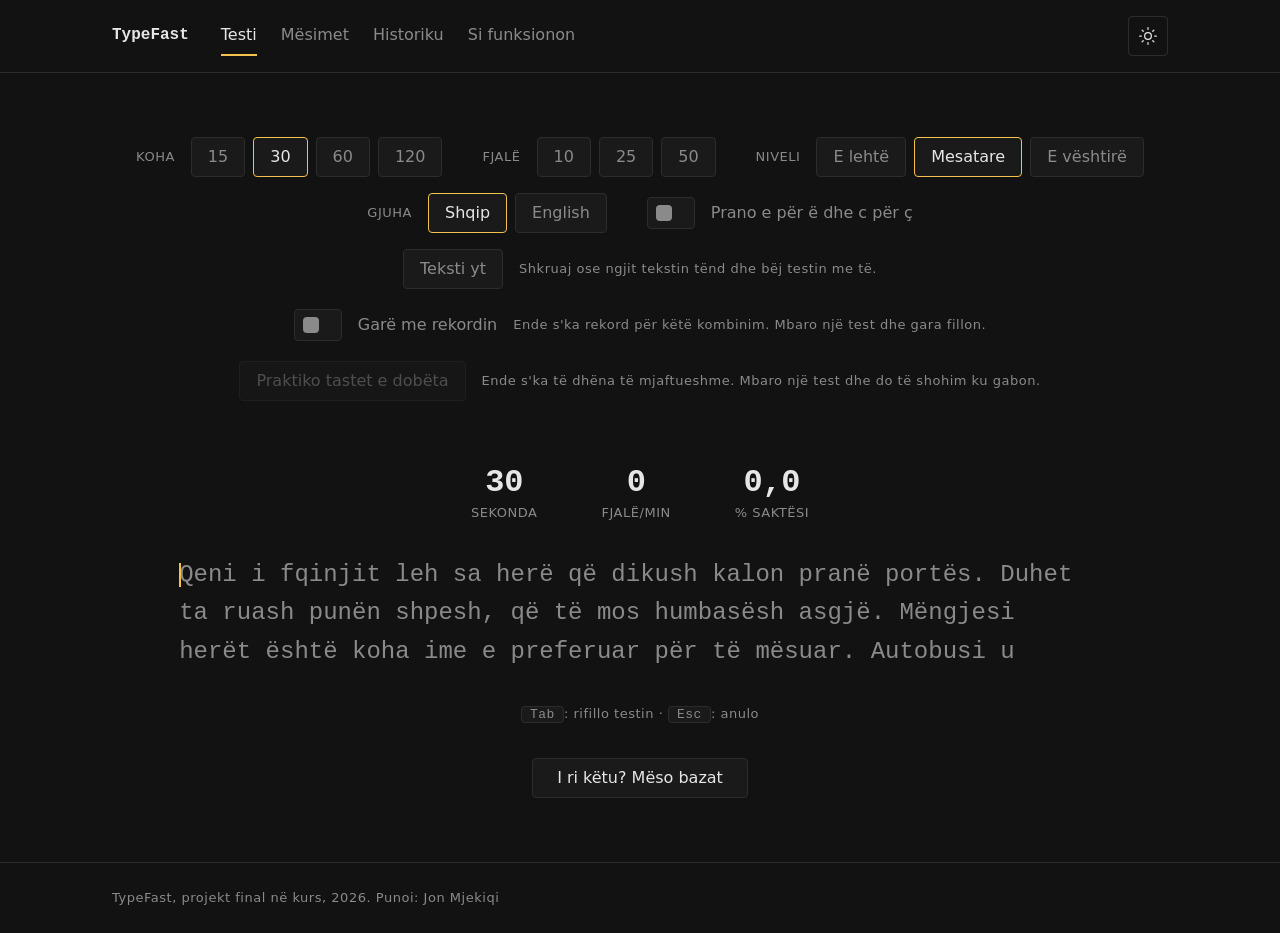
<file: index.html>
<!DOCTYPE html>
<!--
  index.html: faqja kryesore e TypeFast.
  Këtu ndodhet testi i shpejtësisë së shkrimit dhe paneli i rezultatit.
  Kjo faqe nuk ka asnjë rresht CSS apo JavaScript brenda saj:
  stilet janë te dosja css/ dhe logjika te dosja js/.
-->
<!--
  lang="sq": i thotë shfletuesit dhe lexuesve të ekranit që faqja është në shqip
  (shqiptimi bëhet saktë dhe kontrolli i drejtshkrimit di gjuhën).
  data-theme="dark": tema e parazgjedhur. JavaScript (theme.js) e ndryshon
  në "light" nëse përdoruesi e ka zgjedhur më parë temën e çelët.
-->
<html lang="sq" data-theme="dark">
<head>
  <!-- charset="utf-8": kodimi i shkronjave, që ë dhe ç të shfaqen saktë -->
  <meta charset="utf-8">
  <!-- viewport: në telefon dhe tablet faqja përdor gjerësinë reale të ekranit, pa zvogëlim -->
  <meta name="viewport" content="width=device-width, initial-scale=1">
  <!-- Titulli që shfaqet në skedën (tab) e shfletuesit -->
  <title>TypeFast: testi i shkrimit</title>
  <!-- Përshkrim i shkurtër i faqes për motorët e kërkimit -->
  <meta name="description" content="TypeFast mat shpejtësinë dhe saktësinë e shkrimit në shqip dhe anglisht.">

  <!--
    Skedarët CSS ngarkohen në një rend të fiksuar. Rendi ka rëndësi:
    1. variables.css: vlerat (ngjyra, hapësira, shkronja) që përdorin të tjerët
    2. base.css: rregullat bazë për të gjithë faqen
    3. layout.css: koka, navigimi, kontejneri, fundi i faqes
    4. components.css: butonat, kartat, tabelat, çelësat
    5. test.css: vetëm për këtë faqe (testi dhe rezultati)
    6. animations.css: e fundit, që animacionet dhe "prefers-reduced-motion" të kenë fjalën e fundit
  -->
  <link rel="stylesheet" href="css/variables.css">
  <link rel="stylesheet" href="css/base.css">
  <link rel="stylesheet" href="css/layout.css">
  <link rel="stylesheet" href="css/components.css">
  <link rel="stylesheet" href="css/test.css">
  <link rel="stylesheet" href="css/animations.css">

  <!--
    protocol-check.js: skript i zakonshëm (jo modul). Kontrollon nëse faqja
    u hap me dyklik (file://). Në atë rast Chrome bllokon skriptet type="module",
    prandaj ky kontroll nuk mund të jetë brenda modulit: duhet një skript i thjeshtë.
    defer: skripti shkarkohet paralelisht dhe ekzekutohet pasi HTML të jetë lexuar i gjithi.
  -->
  <script src="js/protocol-check.js" defer></script>
  <!--
    type="module": skedari përdor import/export (module ES6).
    Modulet sillen si "defer" automatikisht, pra presin që HTML të lexohet.
    Ky është i vetmi skript hyrës i faqes.
  -->
  <script type="module" src="js/pages/index-page.js"></script>
</head>
<body>
  <!--
    Lidhja "kalo te përmbajtja": e padukshme derisa dikush shtyp Tab.
    Ndihmon përdoruesit e tastierës të kapërcejnë navigimin.
  -->
  <a class="skip-link" href="#main">Kalo te përmbajtja</a>

  <!-- ========== KOKA E FAQES (e njëjtë në të tri faqet) ========== -->
  <header class="site-header">
    <!-- Mbështjellës që e mban kokën brenda gjerësisë maksimale dhe në qendër -->
    <div class="site-header__inner">
      <!-- Emri i faqes si tekst i thjeshtë (pa logo). Klikimi të çon te testi. -->
      <a class="wordmark" href="index.html">TypeFast</a>

      <!-- Navigimi kryesor. aria-label i jep emër këtij navigimi për lexuesit e ekranit. -->
      <nav class="site-nav" aria-label="Navigimi kryesor">
        <!-- Lista e lidhjeve: lexuesi i ekranit njofton "listë me 4 elemente" -->
        <ul class="site-nav__list">
          <!-- aria-current="page": tregon që kjo është faqja ku ndodhemi tani; CSS e nënvizon me ngjyrën e theksit -->
          <li><a class="site-nav__link" href="index.html" aria-current="page">Testi</a></li>
          <!-- Faqja e kursit për fillestarët -->
          <li><a class="site-nav__link" href="mesimet.html">Mësimet</a></li>
          <!-- Lidhja për te historiku -->
          <li><a class="site-nav__link" href="historiku.html">Historiku</a></li>
          <!-- Lidhja për te faqja shpjeguese -->
          <li><a class="site-nav__link" href="rreth.html">Si funksionon</a></li>
        </ul>
      </nav>

      <!--
        Butoni i temës. type="button": nuk dërgon asnjë formular.
        aria-label: butoni ka vetëm ikonë, prandaj emrin e lexon lexuesi i ekranit nga ky atribut.
        JavaScript e ndryshon tekstin e aria-label sipas temës aktuale.
      -->
      <button class="icon-button theme-toggle" id="theme-toggle" type="button" aria-label="Kalo në temën e çelët">
        <!--
          Ikona e diellit (shfaqet në temën e errët: "kalo te drita").
          aria-hidden="true": ikona është zbukurim, lexuesi i ekranit e kapërcen.
          focusable="false": në disa shfletues të vjetër SVG merr fokus pa arsye; kjo e ndalon.
          stroke="currentColor": vija e ikonës merr ngjyrën e tekstit të butonit.
        -->
        <svg class="theme-toggle__icon theme-toggle__icon--sun" viewBox="0 0 24 24" width="20" height="20" fill="none" stroke="currentColor" stroke-width="1.5" stroke-linecap="round" aria-hidden="true" focusable="false">
          <!-- Rrethi në mes të diellit -->
          <circle cx="12" cy="12" r="4"></circle>
          <!-- Tetë rrezet e diellit -->
          <path d="M12 2v2M12 20v2M2 12h2M20 12h2M4.9 4.9l1.4 1.4M17.7 17.7l1.4 1.4M4.9 19.1l1.4-1.4M17.7 6.3l1.4-1.4"></path>
        </svg>
        <!-- Ikona e hënës (shfaqet në temën e çelët: "kalo te errësira") -->
        <svg class="theme-toggle__icon theme-toggle__icon--moon" viewBox="0 0 24 24" width="20" height="20" fill="none" stroke="currentColor" stroke-width="1.5" stroke-linecap="round" stroke-linejoin="round" aria-hidden="true" focusable="false">
          <!-- Forma e gjysmëhënës -->
          <path d="M20 14.5A8 8 0 0 1 9.5 4a8 8 0 1 0 10.5 10.5z"></path>
        </svg>
      </button>
    </div>
  </header>

  <!--
    Paralajmërimi për file://. hidden: fshehur si parazgjedhje.
    protocol-check.js e shfaq vetëm kur faqja hapet me dyklik nga dosja.
    role="alert": lexuesi i ekranit e lexon menjëherë kur shfaqet.
  -->
  <div class="file-warning" id="file-warning" role="alert" hidden>
    <!-- Titulli i paralajmërimit -->
    <h2 class="file-warning__title">Kjo faqe duhet hapur me Live Server</h2>
    <!-- Shpjegimi pse nuk punon -->
    <p>Faqja u hap direkt nga dosja (adresa fillon me file://). Në këtë mënyrë shfletuesi bllokon modulet JavaScript dhe leximin e tekstit të testit, prandaj TypeFast nuk mund të punojë.</p>
    <!-- Hapat për ta zgjidhur, në rend -->
    <ol class="file-warning__steps">
      <li>Hap dosjen e projektit në VS Code.</li>
      <li>Instalo shtesën "Live Server" (nga Ritwick Dey), nëse nuk e ke.</li>
      <li>Kliko me të djathtën mbi index.html dhe zgjidh "Open with Live Server".</li>
      <li>Faqja hapet te http://127.0.0.1:5500 dhe gjithçka punon.</li>
    </ol>
  </div>

  <!--
    Përmbajtja kryesore e faqes. id="main": objektivi i lidhjes "Kalo te përmbajtja".
    tabindex="-1": lejon që fokusi të vendoset këtu nga lidhja, pa e futur në radhën e Tab.
  -->
  <main class="page page--test" id="main" tabindex="-1">
    <!--
      Çdo faqe ka një h1. Këtu e fshehim vizualisht (class="visually-hidden")
      që testi të mbetet i pastër, por lexuesit e ekranit e lexojnë.
    -->
    <h1 class="visually-hidden">Testi i shpejtësisë dhe saktësisë së shkrimit</h1>

    <!-- ========== SHIRITI I CILËSIMEVE ========== -->
    <!-- aria-label: emri i këtij seksioni për lexuesit e ekranit -->
    <section class="settings" id="settings" aria-label="Cilësimet e testit">

      <!--
        Grupi "Koha". role="group" + aria-labelledby: lexuesi i ekranit
        thotë "Koha, grup" dhe pastaj butonat brenda tij.
      -->
      <div class="settings__group" role="group" aria-labelledby="label-duration">
        <!-- Etiketa e grupit; id-ja lidhet me aria-labelledby më lart -->
        <span class="settings__label" id="label-duration">Koha</span>
        <!-- Rreshti me zgjedhjet (chips) -->
        <div class="chip-row">
          <!--
            Çdo zgjedhje është një buton.
            data-setting: cilin cilësim ndryshon (duration = kohëzgjatja).
            data-value: vlera që merr cilësimi kur klikohet.
            aria-pressed: "true" për zgjedhjen aktive, "false" për të tjerat; JavaScript e përditëson.
            Teksti "sekonda" është i fshehur vizualisht, por lexohet nga lexuesi i ekranit.
          -->
          <button class="chip" type="button" data-setting="duration" data-value="15" aria-pressed="false">15<span class="visually-hidden"> sekonda</span></button>
          <button class="chip" type="button" data-setting="duration" data-value="30" aria-pressed="true">30<span class="visually-hidden"> sekonda</span></button>
          <button class="chip" type="button" data-setting="duration" data-value="60" aria-pressed="false">60<span class="visually-hidden"> sekonda</span></button>
          <button class="chip" type="button" data-setting="duration" data-value="120" aria-pressed="false">120<span class="visually-hidden"> sekonda</span></button>
        </div>
      </div>

      <!--
        Grupi "Fjalë": testi mbaron kur shkruhen të gjitha fjalët, jo kur mbaron koha.
        Zgjedhja është një e vetme për të dy grupet: kur zgjidhet një numër fjalësh,
        asnjë kohë nuk mbetet e shënuar, dhe anasjelltas.
        data-setting="words": cilësimi që ndryshon; data-value: sa fjalë.
      -->
      <div class="settings__group" role="group" aria-labelledby="label-words">
        <!-- Etiketa e grupit -->
        <span class="settings__label" id="label-words">Fjalë</span>
        <!-- Zgjedhjet; teksti "fjalë" i fshehur vizualisht lexohet nga lexuesi i ekranit -->
        <div class="chip-row">
          <button class="chip" type="button" data-setting="words" data-value="10" aria-pressed="false">10<span class="visually-hidden"> fjalë</span></button>
          <button class="chip" type="button" data-setting="words" data-value="25" aria-pressed="false">25<span class="visually-hidden"> fjalë</span></button>
          <button class="chip" type="button" data-setting="words" data-value="50" aria-pressed="false">50<span class="visually-hidden"> fjalë</span></button>
        </div>
      </div>

      <!-- Grupi "Niveli": sa i vështirë është teksti -->
      <div class="settings__group" role="group" aria-labelledby="label-level">
        <!-- Etiketa e grupit -->
        <span class="settings__label" id="label-level">Niveli</span>
        <!-- Zgjedhjet e nivelit; data-value përputhet me çelësat te data/texts.json -->
        <div class="chip-row">
          <button class="chip" type="button" data-setting="level" data-value="easy" aria-pressed="false">E lehtë</button>
          <button class="chip" type="button" data-setting="level" data-value="medium" aria-pressed="true">Mesatare</button>
          <button class="chip" type="button" data-setting="level" data-value="hard" aria-pressed="false">E vështirë</button>
        </div>
      </div>

      <!-- Grupi "Gjuha": gjuha e tekstit të testit -->
      <div class="settings__group" role="group" aria-labelledby="label-lang">
        <!-- Etiketa e grupit -->
        <span class="settings__label" id="label-lang">Gjuha</span>
        <!-- Zgjedhjet e gjuhës; "sq" dhe "en" janë kodet e gjuhëve -->
        <div class="chip-row">
          <button class="chip" type="button" data-setting="lang" data-value="sq" aria-pressed="true">Shqip</button>
          <!-- lang="en": lexuesi i ekranit e shqipton fjalën "English" në anglisht -->
          <button class="chip" type="button" data-setting="lang" data-value="en" aria-pressed="false" lang="en">English</button>
        </div>
      </div>

      <!-- Grupi i çelësit për shkronjat ë dhe ç -->
      <div class="settings__group settings__group--switch">
        <!--
          role="switch": ky buton sillet si çelës ndezur/fikur.
          aria-checked: "false" = i fikur (kontroll i rreptë), "true" = i ndezur (pranon e për ë).
          data-setting="lenient": emri i cilësimit që ndryshon.
        -->
        <button class="switch" id="lenient-toggle" type="button" role="switch" aria-checked="false" data-setting="lenient">
          <!-- Vizatimi i çelësit; aria-hidden sepse kuptimi jepet nga aria-checked -->
          <span class="switch__track" aria-hidden="true">
            <!-- Rrethi (këtu katror me qoshe të buta) që lëviz majtas/djathtas -->
            <span class="switch__thumb"></span>
          </span>
          <!-- Teksti i dukshëm i çelësit, që shërben edhe si emër i butonit -->
          <span class="switch__label">Prano e për ë dhe c për ç</span>
        </button>
      </div>

      <!-- Grupi "Teksti yt": testi bëhet me tekstin që shkruan ose ngjit përdoruesi -->
      <div class="settings__group settings__group--practice">
        <!--
          class="chip": i njëjti stil si zgjedhjet e tjera, sepse edhe ky është një "modalitet".
          aria-pressed: "true" kur testi po bëhet me tekstin tënd.
          aria-haspopup="dialog": lexuesi i ekranit njofton që butoni hap një dritare.
          aria-describedby: lexohet edhe shënimi pranë butonit.
        -->
        <button class="chip" id="custom-open" type="button" aria-pressed="false" aria-haspopup="dialog" aria-describedby="custom-hint">Teksti yt</button>
        <!-- Shënimi: çfarë bën butoni, ose sa fjalë ka teksti aktiv -->
        <p class="settings__hint" id="custom-hint">Shkruaj ose ngjit tekstin tënd dhe bëj testin me të.</p>
      </div>

      <!-- Grupi i garës me rekordin: çelësi dhe shënimi i tij -->
      <div class="settings__group settings__group--practice">
        <!--
          role="switch": çelës ndezur/fikur. aria-checked e përditëson JavaScript.
          data-setting="ghost": emri i cilësimit që ruhet (gara me rekordin).
          aria-describedby: lexuesi i ekranit lexon edhe shënimin me rekordin aktual.
        -->
        <button class="switch" id="ghost-toggle" type="button" role="switch" aria-checked="false" data-setting="ghost" aria-describedby="ghost-hint">
          <!-- Vizatimi i çelësit (zbukurim, prandaj aria-hidden) -->
          <span class="switch__track" aria-hidden="true">
            <span class="switch__thumb"></span>
          </span>
          <!-- Teksti i çelësit -->
          <span class="switch__label">Garë me rekordin</span>
        </button>
        <!-- Shënimi: rekordi real për kombinimin e zgjedhur, ose pse gara s'punon -->
        <p class="settings__hint" id="ghost-hint">Kursori gri lëviz me shpejtësinë e rekordit tënd.</p>
      </div>

      <!--
        Grupi i praktikës së tasteve të dobëta. Butoni nis (ose ndal) një test ku teksti
        ndërtohet nga tastet ku gabon më shumë, të numëruara në të gjitha testet.
      -->
      <div class="settings__group settings__group--practice">
        <!--
          class="chip": i njëjti stil si zgjedhjet e tjera, sepse edhe ky është një "modalitet" që zgjidhet.
          aria-pressed: "true" kur praktika është aktive (korniza merr ngjyrën e theksit).
          aria-describedby: lexuesi i ekranit lexon edhe shënimin poshtë butonit (cilat taste, ose pse është i çaktivizuar).
          disabled: i çaktivizuar si parazgjedhje; JavaScript e aktivizon kur ka të dhëna të mjaftueshme.
        -->
        <button class="chip" id="practice-toggle" type="button" aria-pressed="false" aria-describedby="practice-hint" disabled>Praktiko tastet e dobëta</button>
        <!-- Shënimi: tastet më të dobëta reale, ose shpjegimi pse butoni s'punon ende -->
        <p class="settings__hint" id="practice-hint">Ende s'ka të dhëna të mjaftueshme. Mbaro një test dhe do të shohim ku gabon.</p>
      </div>
    </section>

    <!-- ========== ZONA E TESTIT ========== -->
    <!-- aria-label: emri i zonës për lexuesit e ekranit -->
    <section class="test-area" id="test-area" aria-label="Testi">

      <!--
        Shiriti i praktikës: shfaqet vetëm kur praktika është aktive (hidden si parazgjedhje).
        Tregon cilat taste po praktikohen dhe si kthehesh te testi normal.
      -->
      <div class="practice-banner" id="practice-banner" hidden>
        <!-- Rreshti me tastet; JavaScript vendos një <kbd> për çdo tast te span-i -->
        <p class="practice-banner__title">Praktikë për tastet: <span class="practice-banner__keys" id="practice-keys"></span></p>
        <!-- Shpjegimi i shkurtër -->
        <p class="practice-banner__text">Teksti ndërtohet nga fjalët ku këto taste dalin më shumë. Niveli nuk përdoret. Për t'u kthyer, kliko sërish "Praktiko tastet e dobëta" ose zgjidh një nivel.</p>
      </div>

      <!--
        Statistikat e drejtpërdrejta. NUK kanë aria-live, sepse ndryshojnë
        10 herë në sekondë dhe lexuesi i ekranit do të fliste pa ndalim.
      -->
      <div class="live-stats">
        <!-- Koha e mbetur -->
        <div class="stat">
          <!-- Numri; JavaScript e përditëson. Me kohë: sekondat e mbetura. Me fjalë: "fjalë të shkruara / gjithsej". -->
          <span class="stat__value" id="stat-time">30</span>
          <!-- Etiketa poshtë numrit: "sekonda" në testin me kohë, "fjalë" në testin me fjalë (JavaScript e ndryshon) -->
          <span class="stat__label" id="stat-time-label">sekonda</span>
        </div>
        <!-- Shpejtësia e drejtpërdrejtë -->
        <div class="stat">
          <!-- WPM (fjalë në minutë); 0 gjatë sekondës së parë -->
          <span class="stat__value" id="stat-wpm">0</span>
          <!-- Etiketa -->
          <span class="stat__label">fjalë/min</span>
        </div>
        <!-- Saktësia e drejtpërdrejtë -->
        <div class="stat">
          <!-- Përqindja e saktësisë -->
          <span class="stat__value" id="stat-accuracy">0</span>
          <!-- Etiketa -->
          <span class="stat__label">% saktësi</span>
        </div>
        <!--
          Gara me rekordin: sa karaktere je para (+) ose mbrapa (-) kursorit gri.
          hidden: shfaqet vetëm kur gara është aktive.
        -->
        <div class="stat" id="stat-ghost-wrap" hidden>
          <!-- Numri me shenjë, p.sh. +12 ose -5 -->
          <span class="stat__value" id="stat-ghost">0</span>
          <!-- Etiketa -->
          <span class="stat__label">ndaj rekordit</span>
        </div>
      </div>

      <!--
        Korniza e kutisë së tekstit. Ekziston vetëm që paralajmërimi i Caps Lock
        të pozicionohet sipër kutisë, pa e shtyrë tekstin poshtë kur shfaqet.
      -->
      <div class="text-box-frame">
        <!--
          Paralajmërimi i Caps Lock. JavaScript vendos këtu tekstin "Caps Lock është aktiv"
          ose e lë bosh. role="status": lexuesi i ekranit e njofton me qetësi sa herë ndryshon teksti.
          Elementi mbetet gjithmonë në faqe (bosh kur Caps Lock është fikur), sepse një zonë
          e njoftimeve që shfaqet dhe fshihet nuk lexohet gjithmonë nga lexuesit e ekranit.
        -->
        <p class="caps-warning" id="caps-warning" role="status"></p>

        <!--
          Kutia e tekstit. Klikimi këtu vendos fokusin te fusha e fshehur e shkrimit.
          Brenda saj është teksti, kursori, fusha e fshehur dhe mesazhi i fokusit.
        -->
        <div class="text-box" id="text-box">
          <!--
            "Shiriti" që mban fjalët dhe kursorin. Kur kursori arrin rreshtin e 3-të,
            ky shirit ngjitet lart me një rresht (translateY), që rreshti aktual të jetë në mes.
          -->
          <div class="text-track" id="text-track">
            <!-- Këtu JavaScript vendos <span class="word"> dhe <span class="char"> për çdo shkronjë -->
            <div class="text-words" id="text-words"></div>
            <!--
              Kursori gri i garës: tregon ku do të ishte dikush që shkruan pa gabime me shpejtësinë e rekordit.
              hidden: shfaqet vetëm kur gara është aktive. aria-hidden: vetëm vizual.
            -->
            <span class="ghost-caret" id="ghost-caret" aria-hidden="true" hidden></span>
            <!-- Kursori; aria-hidden sepse është vetëm vizual -->
            <span class="caret caret--idle" id="caret" aria-hidden="true"></span>
          </div>

          <!--
            Fusha e fshehur ku shkruan përdoruesi. Është e padukshme (opacity 0),
            por mbulon gjithë kutinë, që prekja në tablet të hapë tastierën në ekran.
            autocomplete="off": shfletuesi nuk sugjeron fjalë të shkruara më parë.
            autocorrect="off": Safari nuk i korrigjon fjalët automatikisht.
            autocapitalize="off": tastiera e tabletit nuk e bën shkronjën e parë të madhe.
            spellcheck="false": pa vija të kuqe drejtshkrimi dhe pa korrigjim.
            aria-label: emri i fushës për lexuesit e ekranit.
            aria-describedby: lexon edhe udhëzimin e shkurtër poshtë kutisë.
            rows="1": fusha ka vetëm një rresht; madhësia reale vendoset nga CSS.
          -->
          <textarea class="typing-input" id="typing-input" rows="1" autocomplete="off" autocorrect="off" autocapitalize="off" spellcheck="false" aria-label="Shkruaj tekstin e testit këtu" aria-describedby="test-hint"></textarea>

          <!--
            Mesazhi që del kur fusha humbet fokusin. aria-hidden="true" sepse
            lexuesi i ekranit e kupton fokusin vetë; ky mesazh është për syrin.
          -->
          <p class="focus-overlay" id="focus-overlay" aria-hidden="true">Kliko këtu ose shtyp çfarëdo tasti për të vazhduar</p>

          <!--
            Mesazhi i ngarkimit ose i gabimit (p.sh. kur data/texts.json nuk lexohet).
            role="status": lexuesi i ekranit e njofton me qetësi kur ndryshon.
          -->
          <p class="text-box__status" id="text-status" role="status" hidden></p>
        </div>
      </div>

      <!-- Udhëzimi i shkurtër. Pika e mesme (&middot;) ndan dy shkurtoret. -->
      <p class="hint" id="test-hint"><kbd>Tab</kbd>: rifillo testin &middot; <kbd>Esc</kbd>: anulo</p>

      <!-- Lidhja për fillestarët: të çon te faqja "Mësimet", me rrugën e mësimeve hap pas hapi -->
      <a class="button" href="mesimet.html">I ri këtu? Mëso bazat</a>
    </section>

    <!--
      ========== PANELI I REZULTATIT ==========
      hidden: i fshehur derisa të mbarojë testi. Kur shfaqet, zë vendin e zonës së testit.
      aria-labelledby: emri i seksionit merret nga titulli i tij.
    -->
    <section class="results" id="results" aria-labelledby="results-title" hidden>
      <!-- Koka e panelit: titulli dhe njoftimi i rekordit -->
      <div class="results__header">
        <!-- tabindex="-1": lejon që JavaScript ta fokusojë titullin pa e futur në radhën e Tab -->
        <h2 class="results__title" id="results-title" tabindex="-1">Rezultati yt</h2>
        <!-- Njoftimi i rekordit: shfaqet vetëm nëse ky test theu rekordin për këtë kombinim -->
        <p class="record-notice" id="record-notice" hidden>Rekord i ri personal</p>
      </div>

      <!-- Kombinimi i testit (gjuha, niveli, koha), që të dihet me çfarë krahasohet -->
      <p class="results__meta" id="results-meta"></p>

      <!-- Kartat e mëdha me numrat. dl = listë përkufizimesh: dt është etiketa, dd është vlera -->
      <dl class="results__grid">
        <!-- Karta 1: shpejtësia -->
        <div class="result-card">
          <dt class="result-card__label">WPM</dt>
          <dd class="result-card__value" id="result-wpm">0</dd>
        </div>
        <!-- Karta 2: saktësia në përqindje -->
        <div class="result-card">
          <dt class="result-card__label">Saktësia</dt>
          <dd class="result-card__value" id="result-accuracy">0</dd>
        </div>
        <!-- Karta 3: numri i shtypjeve të gabuara -->
        <div class="result-card">
          <dt class="result-card__label">Gabime</dt>
          <dd class="result-card__value" id="result-errors">0</dd>
        </div>
        <!-- Karta 4: shkronja të sakta nga totali i shtypjeve -->
        <div class="result-card">
          <dt class="result-card__label">Karaktere të sakta / totale</dt>
          <!-- --compact: ky tekst është më i gjatë, prandaj përdor madhësinë e titullit -->
          <dd class="result-card__value result-card__value--compact" id="result-chars">0 / 0</dd>
        </div>
      </dl>

      <!-- Grafiku i shpejtësisë sekondë pas sekonde, i vizatuar me Canvas nga speed-graph.js -->
      <div class="speed">
        <!-- Titulli i grafikut -->
        <h3 class="results__subtitle">Shpejtësia gjatë testit</h3>
        <!-- Kutia me lartësi të fiksuar ku qëndron canvas-i -->
        <div class="speed__panel">
          <!--
            canvas: sipërfaqja e vizatimit. role="img": lexuesi i ekranit e trajton si figurë.
            aria-label vendoset nga JavaScript me numrat realë (sa sekonda, në sa prej tyre pati gabime).
          -->
          <canvas class="speed__canvas" id="speed-canvas" role="img" aria-label="Grafiku i shpejtësisë gjatë testit">Shfletuesi yt nuk e mbështet vizatimin e grafikut.</canvas>
        </div>
        <!-- Legjenda: çfarë tregon çdo vijë. role="list" sepse CSS heq pikat e listës. -->
        <ul class="speed__legend" role="list">
          <!-- Vija e plotë -->
          <li class="speed__legend-item"><span class="speed__swatch speed__swatch--wpm" aria-hidden="true"></span>WPM (mesatarja nga fillimi)</li>
          <!-- Vija me ndërprerje -->
          <li class="speed__legend-item"><span class="speed__swatch speed__swatch--raw" aria-hidden="true"></span>Shpejtësia e çastit (shtypjet e asaj sekonde)</li>
          <!-- Shenja e kuqe -->
          <li class="speed__legend-item"><span class="speed__swatch speed__swatch--error" aria-hidden="true"></span>Sekondë me gabime</li>
        </ul>
        <!-- Qëndrueshmëria dhe shpejtësia më e lartë, të llogaritura nga testi real -->
        <p class="speed__summary" id="speed-summary"></p>
      </div>

      <!-- Lista e 5 shkronjave ku u gabua më shumë -->
      <div class="missed">
        <!-- Titulli i listës -->
        <h3 class="missed__title">Karakteret ku gabove më shumë</h3>
        <!--
          ol = listë e renditur: e para është shkronja me më shumë gabime.
          role="list": Safari e humb kuptimin "listë" kur CSS heq numrat (list-style: none); ky atribut e rikthen.
        -->
        <ol class="missed__list" id="missed-list" role="list"></ol>
        <!-- Mesazhi kur nuk ka asnjë gabim -->
        <p class="missed__empty" id="missed-empty" hidden>Nuk pate asnjë gabim në këtë test.</p>
      </div>

      <!-- Paralajmërim i ndershëm nëse rezultati nuk u ruajt (p.sh. localStorage i bllokuar) -->
      <p class="results__note" id="save-note" hidden>Rezultati nuk u ruajt, sepse shfletuesi nuk lejon ruajtjen e të dhënave në këtë faqe.</p>

      <!-- Butonat e veprimit pas testit -->
      <div class="results__actions">
        <!-- Nis një test të ri me tekst të ri -->
        <button class="button button--primary" id="retry-button" type="button">Provo përsëri</button>
        <!-- Vizaton rezultatin si foto PNG me Canvas dhe e shkarkon -->
        <button class="button" id="download-result" type="button">Shkarko rezultatin</button>
        <!-- Nis praktikën e tasteve të dobëta; hidden derisa të ketë të dhëna të mjaftueshme -->
        <button class="button" id="results-practice" type="button" hidden>Praktiko tastet e dobëta</button>
        <!-- Lidhje drejt historikut, me pamje butoni -->
        <a class="button" href="historiku.html">Shiko historikun</a>
      </div>
    </section>

    <!--
      Njoftuesi i rezultatit për lexuesit e ekranit. aria-live="polite":
      kur JavaScript vendos tekst këtu, lexuesi e lexon pasi të mbarojë atë që po thotë.
      Është jashtë panelit të fshehur, që të jetë gjithmonë "i gjallë".
    -->
    <p class="visually-hidden" id="results-announcer" aria-live="polite"></p>

    <!--
      ========== DRITARJA "TEKSTI YT" ==========
      Këtu përdoruesi shkruan ose ngjit tekstin e vet. Ngjitja (paste) lejohet VETËM këtu;
      gjatë testit mbetet e bllokuar. JavaScript e kontrollon gjatësinë (20 deri 2000 karaktere)
      para se të nisë testi.
    -->
    <dialog class="dialog custom-dialog" id="custom-dialog" aria-labelledby="custom-title" aria-describedby="custom-help">
      <!-- method="dialog": butonat e mbyllin dritaren; JavaScript e ndalon mbylljen kur teksti s'është i vlefshëm -->
      <form class="dialog__form" id="custom-form" method="dialog">
        <!-- Titulli -->
        <h2 class="dialog__title" id="custom-title">Teksti yt</h2>
        <!-- Shpjegimi -->
        <p class="dialog__text" id="custom-help">Shkruaj ose ngjit një tekst nga 20 deri në 2000 karaktere. Rreshtat e rinj dhe hapësirat e tepërta kthehen në një hapësirë të vetme. Testi mbaron kur shkruan gjithë tekstin dhe nuk hyn te rekordet.</p>
        <!-- Etiketa e fushës; for lidh klikimin me fushën -->
        <label class="field__label" for="custom-input">Teksti</label>
        <!--
          Fusha e tekstit. spellcheck="false": pa vija të kuqe drejtshkrimi.
          aria-describedby: lexohen edhe numëruesi dhe gabimi.
        -->
        <textarea class="custom-dialog__input" id="custom-input" rows="8" spellcheck="false" aria-describedby="custom-count custom-error"></textarea>
        <!-- "120 / 2000 karaktere"; përditësohet gjatë shkrimit -->
        <p class="custom-dialog__count" id="custom-count">0 / 2000 karaktere</p>
        <!-- Gabimi (shumë i shkurtër ose shumë i gjatë); role="alert": lexohet menjëherë -->
        <p class="custom-dialog__error" id="custom-error" role="alert"></p>
        <!-- Butonat -->
        <div class="dialog__actions">
          <!-- value="cancel": mbyll pa ndryshuar asgjë -->
          <button class="button" type="submit" value="cancel">Anulo</button>
          <!-- value="confirm": kontrollon tekstin dhe nis testin -->
          <button class="button button--primary" type="submit" value="confirm">Fillo me këtë tekst</button>
        </div>
      </form>
    </dialog>
  </main>

  <!-- ========== FUNDI I FAQES (i njëjtë në të tri faqet) ========== -->
  <footer class="site-footer">
    <!-- Teksti i vetëm i fundit të faqes, pa lidhje të rreme -->
    <p class="site-footer__text">TypeFast, projekt final në kurs, 2026. Punoi: Jon Mjekiqi</p>
  </footer>
</body>
</html>
</file>
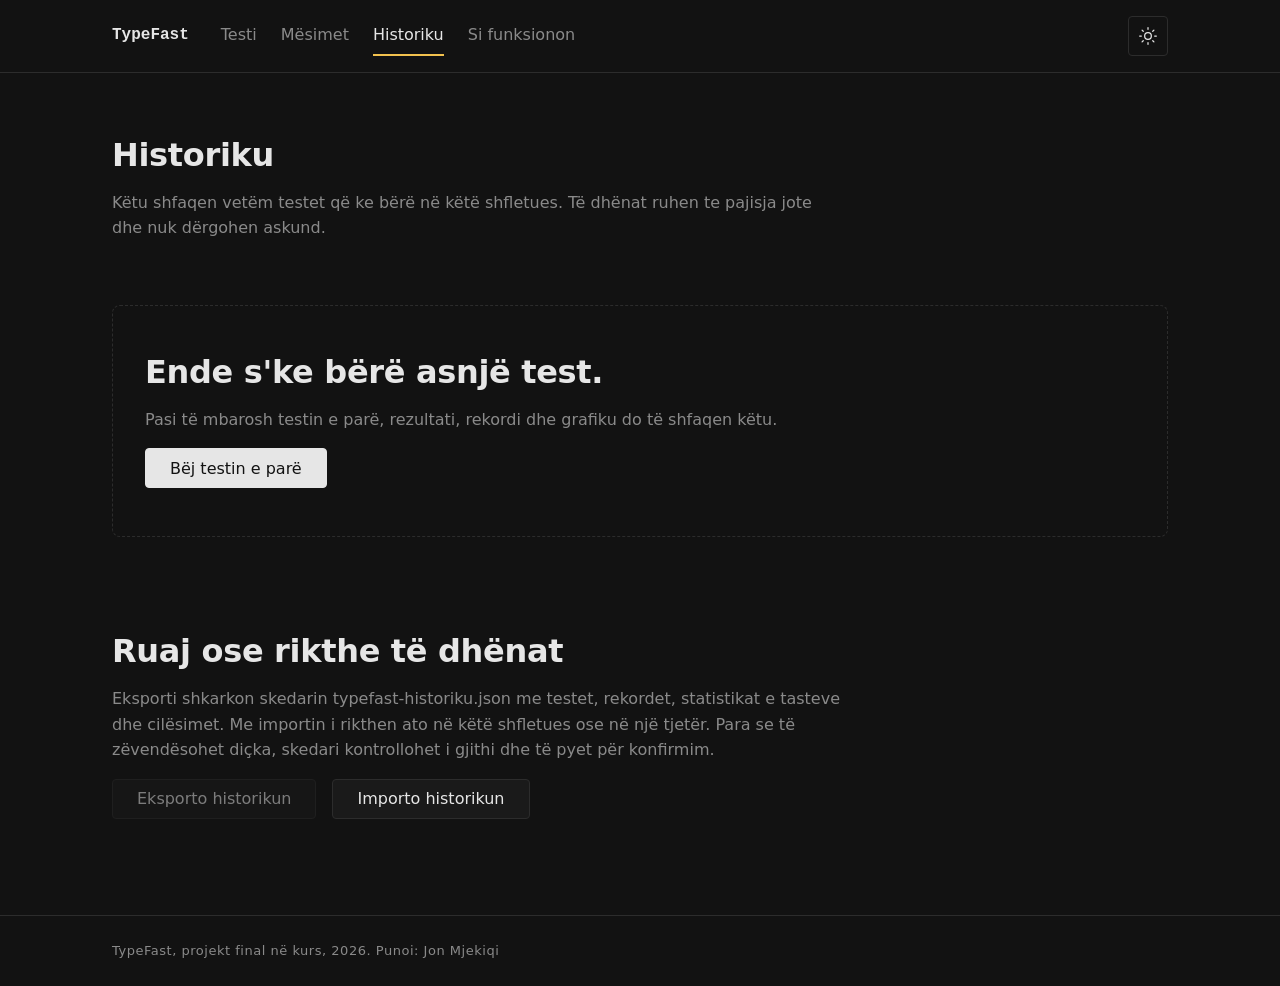
<file: historiku.html>
<!DOCTYPE html>
<!--
  historiku.html: faqja e historikut.
  Tregon rekordet personale, grafikun e përparimit dhe tabelën e plotë të testeve.
  Të gjitha të dhënat vijnë nga localStorage i shfletuesit (testet reale të përdoruesit).
-->
<!-- lang="sq": faqja është në shqip. data-theme="dark": tema e parazgjedhur, JavaScript mund ta ndryshojë. -->
<html lang="sq" data-theme="dark">
<head>
  <!-- Kodimi i shkronjave, që ë dhe ç të shfaqen saktë -->
  <meta charset="utf-8">
  <!-- Faqja përdor gjerësinë reale të ekranit në tablet -->
  <meta name="viewport" content="width=device-width, initial-scale=1">
  <!-- Titulli i skedës -->
  <title>Historiku: TypeFast</title>
  <!-- Përshkrimi i faqes -->
  <meta name="description" content="Historiku i testeve, rekordet personale dhe grafiku i përparimit në TypeFast.">

  <!-- CSS në rendin e fiksuar: tokenat, baza, struktura, komponentët, stilet e faqeve, animacionet -->
  <link rel="stylesheet" href="css/variables.css">
  <link rel="stylesheet" href="css/base.css">
  <link rel="stylesheet" href="css/layout.css">
  <link rel="stylesheet" href="css/components.css">
  <link rel="stylesheet" href="css/pages.css">
  <link rel="stylesheet" href="css/animations.css">

  <!-- Kontrolli për file:// (skript i thjeshtë, jo modul). defer: ekzekutohet pasi lexohet HTML. -->
  <script src="js/protocol-check.js" defer></script>
  <!--
    Chart.js (versioni UMD) ngarkohet me një skript të zakonshëm PARA modulit.
    UMD do të thotë që libraria krijon objektin global window.Chart.
    defer: ruan rendin, pra Chart.js është gati kur ekzekutohet moduli më poshtë.
    Skedari është lokal (assets/libs), që faqja të punojë edhe pa internet.
  -->
  <script src="assets/libs/chart.umd.min.js" defer></script>
  <!-- Skripti hyrës i kësaj faqeje, si modul ES6 -->
  <script type="module" src="js/pages/history-page.js"></script>
</head>
<body>
  <!-- Lidhja për të kapërcyer navigimin me tastierë -->
  <a class="skip-link" href="#main">Kalo te përmbajtja</a>

  <!-- ========== KOKA E FAQES ========== -->
  <header class="site-header">
    <!-- Mbështjellësi që e mban kokën në qendër -->
    <div class="site-header__inner">
      <!-- Emri i faqes si tekst -->
      <a class="wordmark" href="index.html">TypeFast</a>
      <!-- Navigimi kryesor me emër për lexuesit e ekranit -->
      <nav class="site-nav" aria-label="Navigimi kryesor">
        <ul class="site-nav__list">
          <li><a class="site-nav__link" href="index.html">Testi</a></li>
          <!-- Faqja e kursit për fillestarët -->
          <li><a class="site-nav__link" href="mesimet.html">Mësimet</a></li>
          <!-- aria-current="page": kjo është faqja aktuale -->
          <li><a class="site-nav__link" href="historiku.html" aria-current="page">Historiku</a></li>
          <li><a class="site-nav__link" href="rreth.html">Si funksionon</a></li>
        </ul>
      </nav>
      <!-- Butoni i temës; aria-label jep emrin sepse butoni ka vetëm ikonë -->
      <button class="icon-button theme-toggle" id="theme-toggle" type="button" aria-label="Kalo në temën e çelët">
        <!-- Ikona e diellit; aria-hidden sepse është zbukurim; stroke="currentColor" merr ngjyrën e tekstit -->
        <svg class="theme-toggle__icon theme-toggle__icon--sun" viewBox="0 0 24 24" width="20" height="20" fill="none" stroke="currentColor" stroke-width="1.5" stroke-linecap="round" aria-hidden="true" focusable="false">
          <circle cx="12" cy="12" r="4"></circle>
          <path d="M12 2v2M12 20v2M2 12h2M20 12h2M4.9 4.9l1.4 1.4M17.7 17.7l1.4 1.4M4.9 19.1l1.4-1.4M17.7 6.3l1.4-1.4"></path>
        </svg>
        <!-- Ikona e hënës -->
        <svg class="theme-toggle__icon theme-toggle__icon--moon" viewBox="0 0 24 24" width="20" height="20" fill="none" stroke="currentColor" stroke-width="1.5" stroke-linecap="round" stroke-linejoin="round" aria-hidden="true" focusable="false">
          <path d="M20 14.5A8 8 0 0 1 9.5 4a8 8 0 1 0 10.5 10.5z"></path>
        </svg>
      </button>
    </div>
  </header>

  <!-- Paralajmërimi për file:// (i fshehur si parazgjedhje; role="alert" e lexon menjëherë kur shfaqet) -->
  <div class="file-warning" id="file-warning" role="alert" hidden>
    <h2 class="file-warning__title">Kjo faqe duhet hapur me Live Server</h2>
    <p>Faqja u hap direkt nga dosja (adresa fillon me file://). Në këtë mënyrë shfletuesi bllokon modulet JavaScript, prandaj historiku nuk mund të shfaqet.</p>
    <ol class="file-warning__steps">
      <li>Hap dosjen e projektit në VS Code.</li>
      <li>Instalo shtesën "Live Server" (nga Ritwick Dey), nëse nuk e ke.</li>
      <li>Kliko me të djathtën mbi index.html dhe zgjidh "Open with Live Server".</li>
      <li>Faqja hapet te http://127.0.0.1:5500 dhe gjithçka punon.</li>
    </ol>
  </div>

  <!-- Përmbajtja kryesore; tabindex="-1" lejon fokusin nga lidhja "Kalo te përmbajtja" -->
  <main class="page" id="main" tabindex="-1">
    <!-- Koka e faqes: titulli kryesor dhe një fjali shpjeguese -->
    <div class="page-header">
      <!-- h1 i vetëm i faqes -->
      <h1 class="page-header__title">Historiku</h1>
      <!-- Shpjegim i ndershëm se nga vijnë të dhënat -->
      <p class="page-header__lead">Këtu shfaqen vetëm testet që ke bërë në këtë shfletues. Të dhënat ruhen te pajisja jote dhe nuk dërgohen askund.</p>
    </div>

    <!--
      Gjendja bosh: shfaqet kur nuk ka asnjë test të ruajtur.
      hidden: JavaScript vendos nëse shfaqet kjo apo përmbajtja me të dhëna.
    -->
    <section class="empty-state" id="history-empty" aria-labelledby="empty-title" hidden>
      <!-- Mesazhi kryesor i gjendjes bosh -->
      <h2 class="empty-state__title" id="empty-title">Ende s'ke bërë asnjë test.</h2>
      <!-- Shpjegim i shkurtër -->
      <p class="empty-state__text">Pasi të mbarosh testin e parë, rezultati, rekordi dhe grafiku do të shfaqen këtu.</p>
      <!-- Lidhja për te testi, me pamje butoni -->
      <a class="button button--primary" href="index.html">Bëj testin e parë</a>
    </section>

    <!-- Mbështjellësi i gjithë pjesës me të dhëna; i fshehur derisa JavaScript të gjejë teste -->
    <div class="history-content" id="history-content" hidden>

      <!-- ========== PËRMBLEDHJA ========== -->
      <section class="section reveal" aria-labelledby="summary-title">
        <!-- Titulli i seksionit -->
        <h2 class="section__title" id="summary-title">Përmbledhja</h2>
        <!-- Katër karta me numra nga të gjitha testet. dl: dt është etiketa, dd janë vlera dhe shënimi. -->
        <dl class="summary-grid">
          <!-- Karta 1: sa teste dhe sa karaktere -->
          <div class="summary-card">
            <dt class="summary-card__label">Teste gjithsej</dt>
            <dd class="summary-card__value" id="summary-tests">0</dd>
            <dd class="summary-card__note" id="summary-chars"></dd>
          </div>
          <!-- Karta 2: koha e shkrimit -->
          <div class="summary-card">
            <dt class="summary-card__label">Koha e shkrimit</dt>
            <dd class="summary-card__value" id="summary-time">0 s</dd>
            <dd class="summary-card__note">Shuma e kohëzgjatjeve të testeve të mbaruara.</dd>
          </div>
          <!-- Karta 3: ditë rresht me të paktën një test -->
          <div class="summary-card">
            <dt class="summary-card__label">Ditë rresht</dt>
            <dd class="summary-card__value" id="summary-streak">0 ditë</dd>
            <dd class="summary-card__note" id="summary-longest"></dd>
          </div>
          <!-- Karta 4: përparimi në WPM -->
          <div class="summary-card">
            <dt class="summary-card__label">Përparimi</dt>
            <dd class="summary-card__value" id="summary-progress">0 WPM</dd>
            <dd class="summary-card__note" id="summary-progress-note"></dd>
          </div>
        </dl>
      </section>

      <!-- ========== REKORDET PERSONALE ========== -->
      <!-- class="reveal": seksioni shfaqet butë kur hyn në ekran (reveal.js) -->
      <section class="section reveal" aria-labelledby="records-title">
        <!-- Titulli i seksionit -->
        <h2 class="section__title" id="records-title">Rekordet personale</h2>
        <!-- Shpjegimi i asaj që tregon tabela -->
        <p class="section__lead">Rezultati më i mirë për çdo kombinim gjuhe, niveli dhe kohe.</p>
        <!--
          Mbështjellësi i tabelës: lejon lëvizje horizontale në ekrane të ngushta.
          tabindex="0": mund të fokusohet me tastierë, që të lëvizet me shigjeta.
          role="region" + aria-labelledby: lexuesi i ekranit e njeh si zonë me emër.
        -->
        <div class="table-wrap" tabindex="0" role="region" aria-labelledby="records-title">
          <!-- Tabela e rekordeve -->
          <table class="table">
            <!-- caption: përshkrimi i tabelës për lexuesit e ekranit (i fshehur vizualisht) -->
            <caption class="visually-hidden">Rekordet personale sipas gjuhës, nivelit dhe kohës</caption>
            <!-- Koka e tabelës; scope="col" tregon që çdo th është titull kolone -->
            <thead>
              <tr>
                <th scope="col">Gjuha</th>
                <th scope="col">Niveli</th>
                <th scope="col">Gjatësia</th>
                <th scope="col" class="table__num">WPM më i mirë</th>
                <th scope="col" class="table__num">Saktësia</th>
                <th scope="col">Data</th>
              </tr>
            </thead>
            <!-- Trupi i tabelës: JavaScript krijon rreshtat këtu -->
            <tbody id="records-body"></tbody>
          </table>
        </div>
      </section>

      <!-- ========== TASTET E DOBËTA ========== -->
      <section class="section reveal" aria-labelledby="keys-title">
        <!-- Titulli i seksionit -->
        <h2 class="section__title" id="keys-title">Tastet e dobëta</h2>
        <!-- Shpjegimi i renditjes, me fjalë të thjeshta -->
        <p class="section__lead">Gabimet për çdo tast nga të gjitha testet e mbaruara. Renditja bëhet sipas shkallës së gabimit (gabime / herë që doli tasti), jo sipas numrit të gabimeve, sepse shkronjat e shpeshta do të kishin gjithmonë më shumë gabime. Një tast shfaqet pasi të ketë dalë të paktën 5 herë dhe të jetë gabuar të paktën 2 herë.</p>
        <!-- Mbështjellësi i lëvizshëm i tabelës -->
        <div class="table-wrap" tabindex="0" role="region" aria-labelledby="keys-title">
          <table class="table">
            <!-- Përshkrimi për lexuesit e ekranit -->
            <caption class="visually-hidden">Tastet me shkallën më të lartë të gabimit</caption>
            <thead>
              <tr>
                <th scope="col">Tasti</th>
                <th scope="col" class="table__num">Gabime</th>
                <th scope="col" class="table__num">Herë që doli</th>
                <th scope="col" class="table__num">Shkalla e gabimit</th>
              </tr>
            </thead>
            <!-- JavaScript krijon këtu një rresht për çdo tast të dobët -->
            <tbody id="keys-body"></tbody>
          </table>
        </div>
        <!--
          Lidhja për praktikë. #praktike në fund të adresës i thotë faqes së testit
          ta nisë menjëherë në modalitetin e praktikës. hidden derisa të ketë taste të dobëta.
        -->
        <a class="button" id="keys-practice" href="index.html#praktike" hidden>Praktiko tastet e dobëta</a>
      </section>

      <!-- ========== HARTA E TASTIERËS ========== -->
      <section class="section reveal" aria-labelledby="heat-title">
        <!-- Titulli i seksionit -->
        <h2 class="section__title" id="heat-title">Harta e tastierës</h2>
        <!-- Shpjegimi i ngjyrave -->
        <p class="section__lead">Çdo tast ngjyroset sipas shkallës së gabimit në të gjitha testet: sa më e kuqe, aq më shpesh gabon aty. Tastet me vijë të ndërprerë kanë dalë më pak se 5 herë, prandaj s'kanë ende ngjyrë.</p>
        <!--
          Zgjedhja e tastierës. role="group" + aria-label i bashkon dy butonat nën një emër.
          data-layout: cila tastierë vizatohet. aria-pressed: JavaScript shënon atë aktive.
        -->
        <div class="layout-switch" role="group" aria-label="Lloji i tastierës">
          <button class="chip" type="button" data-layout="sq" aria-pressed="true">Shqipe (QWERTZ)</button>
          <button class="chip" type="button" data-layout="us" aria-pressed="false">Amerikane (QWERTY)</button>
        </div>
        <!--
          Tastiera: JavaScript (heatmap.js) krijon këtu rreshtat dhe tastet.
          role="group" + aria-label: lexuesi i ekranit e di që tastet brenda i përkasin hartës.
        -->
        <div class="keyboard" id="keyboard" role="group" aria-label="Shkalla e gabimit për çdo tast"></div>
        <!-- Shenjat që s'janë në tastierën e zgjedhur; hidden kur s'ka asnjë -->
        <div class="keyboard-other" id="keyboard-other-wrap" hidden>
          <!-- Titulli i vogël -->
          <h3 class="subsection__title">Shenja të tjera</h3>
          <!-- Shpjegimi -->
          <p>Karakteret që shkruhen me Shift (si pikëpyetja ose kllapat) ose që s'janë në këtë tastierë.</p>
          <!-- JavaScript vendos këtu një tast për çdo shenjë -->
          <div class="keyboard__row keyboard__row--left" id="keyboard-other" role="group" aria-label="Shenja të tjera"></div>
        </div>
        <!-- Legjenda e ngjyrave. role="list" sepse CSS heq pikat e listës. -->
        <ul class="heat-legend" role="list">
          <li class="heat-legend__item"><span class="heat-legend__swatch heat-none" aria-hidden="true"></span>pak të dhëna</li>
          <li class="heat-legend__item"><span class="heat-legend__swatch heat-0" aria-hidden="true"></span>0%</li>
          <li class="heat-legend__item"><span class="heat-legend__swatch heat-1" aria-hidden="true"></span>nën 2%</li>
          <li class="heat-legend__item"><span class="heat-legend__swatch heat-2" aria-hidden="true"></span>2 deri 5%</li>
          <li class="heat-legend__item"><span class="heat-legend__swatch heat-3" aria-hidden="true"></span>5 deri 10%</li>
          <li class="heat-legend__item"><span class="heat-legend__swatch heat-4" aria-hidden="true"></span>10% e lart</li>
        </ul>
      </section>

      <!-- ========== GRAFIKU I PËRPARIMIT ========== -->
      <section class="section reveal" aria-labelledby="chart-title">
        <!-- Titulli i seksionit -->
        <h2 class="section__title" id="chart-title">Përparimi</h2>
        <!-- Shpjegimi i grafikut -->
        <p class="section__lead">WPM në 30 testet e fundit. Kalo miun mbi një pikë për të parë saktësinë.</p>

        <!-- Filtrat e grafikut; role="group" i bashkon nën një emër -->
        <div class="chart-filters" role="group" aria-label="Filtrat e grafikut">
          <!-- Filtri i gjuhës -->
          <div class="field">
            <!-- for="filter-lang": klikimi mbi etiketë fokuson listën -->
            <label class="field__label" for="filter-lang">Gjuha</label>
            <!-- data-filter: emri i filtrit që lexon JavaScript -->
            <select class="select" id="filter-lang" data-filter="lang">
              <option value="all">Të gjitha</option>
              <option value="sq">Shqip</option>
              <option value="en">English</option>
            </select>
          </div>
          <!-- Filtri i nivelit -->
          <div class="field">
            <label class="field__label" for="filter-level">Niveli</label>
            <select class="select" id="filter-level" data-filter="level">
              <option value="all">Të gjitha</option>
              <option value="easy">E lehtë</option>
              <option value="medium">Mesatare</option>
              <option value="hard">E vështirë</option>
              <!-- Testet e praktikës së tasteve të dobëta -->
              <option value="practice">Praktikë</option>
              <!-- Testet me tekstin e përdoruesit -->
              <option value="custom">Teksti yt</option>
            </select>
          </div>
          <!-- Filtri i kohës -->
          <div class="field">
            <!-- Gjatësia: testet me kohë dhe ato me fjalë; vlerat përputhen me lengthKey() te config.js -->
            <label class="field__label" for="filter-duration">Gjatësia</label>
            <select class="select" id="filter-duration" data-filter="duration">
              <option value="all">Të gjitha</option>
              <option value="15">15 sekonda</option>
              <option value="30">30 sekonda</option>
              <option value="60">60 sekonda</option>
              <option value="120">120 sekonda</option>
              <!-- Testet me fjalë: "w" nga "words" -->
              <option value="w10">10 fjalë</option>
              <option value="w25">25 fjalë</option>
              <option value="w50">50 fjalë</option>
            </select>
          </div>
        </div>

        <!-- Mbështjellësi i grafikut me lartësi të fiksuar -->
        <div class="chart-panel">
          <!--
            canvas: sipërfaqja ku Chart.js vizaton grafikun.
            role="img" + aria-label: lexuesi i ekranit e njeh si figurë me përshkrim.
            Teksti brenda canvas shfaqet vetëm në shfletues që nuk e mbështesin canvas.
          -->
          <canvas id="progress-chart" role="img" aria-label="Grafiku i WPM në testet e fundit">Shfletuesi yt nuk e mbështet vizatimin e grafikut.</canvas>
          <!-- Mesazhi kur filtrat nuk gjejnë asnjë test -->
          <p class="chart-panel__empty" id="chart-empty" hidden>Nuk ka teste për këta filtra.</p>
        </div>
        <!-- Përmbledhja me tekst e grafikut (sa teste po shfaqen), e përditësuar nga JavaScript -->
        <p class="chart-summary" id="chart-summary"></p>
      </section>

      <!-- ========== TABELA E PLOTË E HISTORIKUT ========== -->
      <section class="section reveal" aria-labelledby="history-title">
        <!-- Titulli i seksionit -->
        <h2 class="section__title" id="history-title">Të gjitha testet</h2>
        <!-- Shpjegimi, me numrin real të testeve (JavaScript e plotëson) -->
        <p class="section__lead" id="history-count"></p>
        <!--
          Filtri i tabelës: të gjitha testet, vetëm me kohë ose vetëm me fjalë.
          Nuk ka data-filter, që të mos ngatërrohet me filtrat e grafikut.
        -->
        <div class="field history-filter">
          <!-- for="history-mode": klikimi mbi etiketë fokuson listën -->
          <label class="field__label" for="history-mode">Shfaq</label>
          <select class="select" id="history-mode">
            <option value="all">Të gjitha testet</option>
            <option value="time">Vetëm me kohë</option>
            <option value="words">Vetëm me fjalë</option>
            <option value="custom">Vetëm me tekstin tënd</option>
          </select>
        </div>
        <!-- Mbështjellësi i lëvizshëm i tabelës -->
        <div class="table-wrap" tabindex="0" role="region" aria-labelledby="history-title">
          <table class="table">
            <!-- Përshkrimi i tabelës për lexuesit e ekranit -->
            <caption class="visually-hidden">Të gjitha testet, nga më i riu te më i vjetri</caption>
            <thead>
              <tr>
                <th scope="col">Data dhe ora</th>
                <th scope="col">Gjuha</th>
                <th scope="col">Niveli</th>
                <th scope="col">Gjatësia</th>
                <th scope="col" class="table__num">WPM</th>
                <th scope="col" class="table__num">Saktësia</th>
                <th scope="col" class="table__num">Gabime</th>
              </tr>
            </thead>
            <!-- JavaScript krijon këtu një rresht për çdo test -->
            <tbody id="history-body"></tbody>
          </table>
        </div>
      </section>

      <!-- ========== FSHIRJA E HISTORIKUT ========== -->
      <section class="section section--danger reveal" aria-labelledby="clear-title">
        <!-- Titulli i seksionit -->
        <h2 class="section__title" id="clear-title">Fshi të dhënat</h2>
        <!-- Shpjegimi i asaj që fshihet -->
        <p class="section__lead">Fshin të gjitha testet, rekordet dhe statistikat e tasteve nga ky shfletues. Cilësimet dhe tema mbeten.</p>
        <!-- Butoni hap dritaren e konfirmimit (jo window.confirm) -->
        <button class="button" id="clear-button" type="button">Fshi historikun</button>
      </section>
    </div>

    <!--
      ========== EKSPORTI DHE IMPORTI ==========
      Ky seksion është JASHTË pjesës #history-content, që të duket edhe kur historiku
      është bosh: në një shfletues të ri, importi është mënyra për t'i rikthyer të dhënat.
    -->
    <section class="section transfer reveal" aria-labelledby="transfer-title">
      <!-- Titulli i seksionit -->
      <h2 class="section__title" id="transfer-title">Ruaj ose rikthe të dhënat</h2>
      <!-- Shpjegimi i dy veprimeve -->
      <p class="section__lead">Eksporti shkarkon skedarin typefast-historiku.json me testet, rekordet, statistikat e tasteve dhe cilësimet. Me importin i rikthen ato në këtë shfletues ose në një tjetër. Para se të zëvendësohet diçka, skedari kontrollohet i gjithi dhe të pyet për konfirmim.</p>
      <!-- Butonat -->
      <div class="transfer__actions">
        <!-- Shkarkon skedarin; i çaktivizuar kur s'ka teste -->
        <button class="button" id="export-button" type="button">Eksporto historikun</button>
        <!-- Hap zgjedhësin e skedarëve (klikon fushën e fshehur më poshtë) -->
        <button class="button" id="import-button" type="button">Importo historikun</button>
        <!--
          Zgjedhësi i skedarëve, i fshehur: butoni "Importo historikun" e hap me JavaScript.
          accept: zgjedhësi tregon vetëm skedarë .json (përdoruesi mund të zgjedhë edhe të tjerë,
          prandaj skedari kontrollohet gjithsesi pas leximit).
          aria-label: emri i fushës për lexuesit e ekranit.
        -->
        <input type="file" id="import-file" accept=".json,application/json" aria-label="Zgjidh skedarin e eksportit" hidden>
      </div>
      <!-- Mesazhi i suksesit; role="status": lexuesi i ekranit e njofton me qetësi -->
      <p class="transfer__message" id="transfer-message" role="status"></p>
      <!-- Mesazhi i gabimit; role="alert": lexuesi i ekranit e njofton menjëherë -->
      <p class="transfer__error" id="transfer-error" role="alert"></p>
    </section>

    <!--
      Dritarja e konfirmimit të importit. Teksti (sa teste, rekorde e taste ka skedari)
      vendoset nga JavaScript me numrat realë të skedarit të zgjedhur.
    -->
    <dialog class="dialog" id="import-dialog" aria-labelledby="import-dialog-title" aria-describedby="import-dialog-text">
      <!-- method="dialog": butonat e mbyllin dritaren dhe returnValue merr "value" e butonit -->
      <form class="dialog__form" method="dialog">
        <!-- Titulli -->
        <h2 class="dialog__title" id="import-dialog-title">Ta zëvendësoj historikun aktual?</h2>
        <!-- Numrat e skedarit dhe pasoja; JavaScript e plotëson -->
        <p class="dialog__text" id="import-dialog-text"></p>
        <!-- Butonat -->
        <div class="dialog__actions">
          <!-- value="cancel": asgjë nuk ndryshon. autofocus: zgjedhja më e sigurt merr fokusin. -->
          <button class="button" type="submit" value="cancel" autofocus>Anulo</button>
          <!-- value="confirm": JavaScript e ruan importin -->
          <button class="button button--primary" type="submit" value="confirm">Po, zëvendësoje</button>
        </div>
      </form>
    </dialog>

    <!--
      Dritarja e konfirmimit (elementi vendas <dialog>).
      JavaScript e hap me showModal(), që bllokon pjesën tjetër të faqes.
      aria-labelledby / aria-describedby: titulli dhe teksti i dritares lexohen nga lexuesi i ekranit.
    -->
    <dialog class="dialog" id="clear-dialog" aria-labelledby="clear-dialog-title" aria-describedby="clear-dialog-text">
      <!--
        method="dialog": kur klikohet një buton i formularit, dritarja mbyllet vetë
        dhe dialog.returnValue merr "value" të butonit të klikuar.
      -->
      <form class="dialog__form" method="dialog">
        <!-- Titulli i dritares -->
        <h2 class="dialog__title" id="clear-dialog-title">Ta fshij gjithë historikun?</h2>
        <!-- Pasojat e veprimit, të thëna qartë -->
        <p class="dialog__text" id="clear-dialog-text">Të gjitha testet, rekordet personale dhe statistikat e tasteve do të fshihen përgjithmonë nga ky shfletues. Ky veprim nuk kthehet pas.</p>
        <!-- Butonat e dritares -->
        <div class="dialog__actions">
          <!-- value="cancel": mbyll pa fshirë. autofocus: fokusi vendoset te zgjedhja më e sigurt. -->
          <button class="button" type="submit" value="cancel" autofocus>Anulo</button>
          <!-- value="confirm": JavaScript e njeh këtë vlerë dhe fshin historikun -->
          <button class="button button--primary" type="submit" value="confirm">Po, fshije</button>
        </div>
      </form>
    </dialog>
  </main>

  <!-- ========== FUNDI I FAQES ========== -->
  <footer class="site-footer">
    <p class="site-footer__text">TypeFast, projekt final në kurs, 2026. Punoi: Jon Mjekiqi</p>
  </footer>
</body>
</html>
</file>
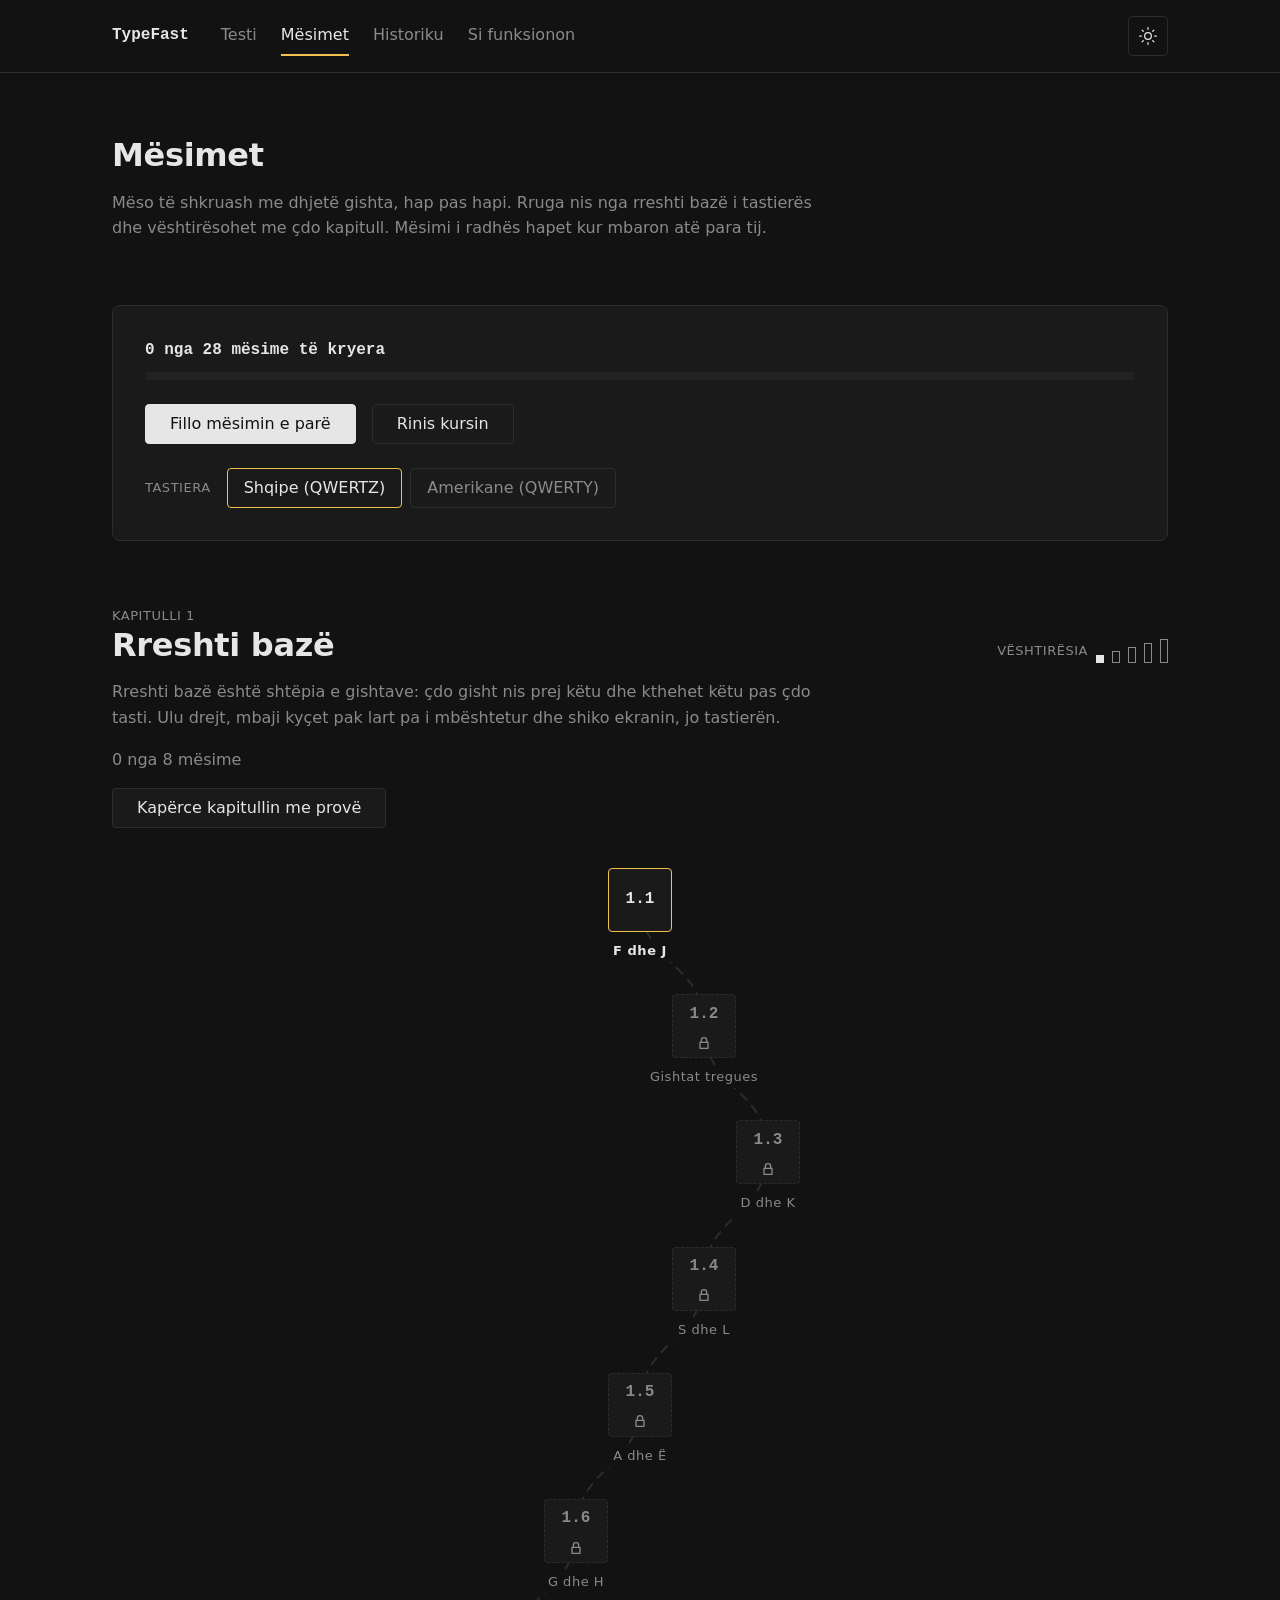
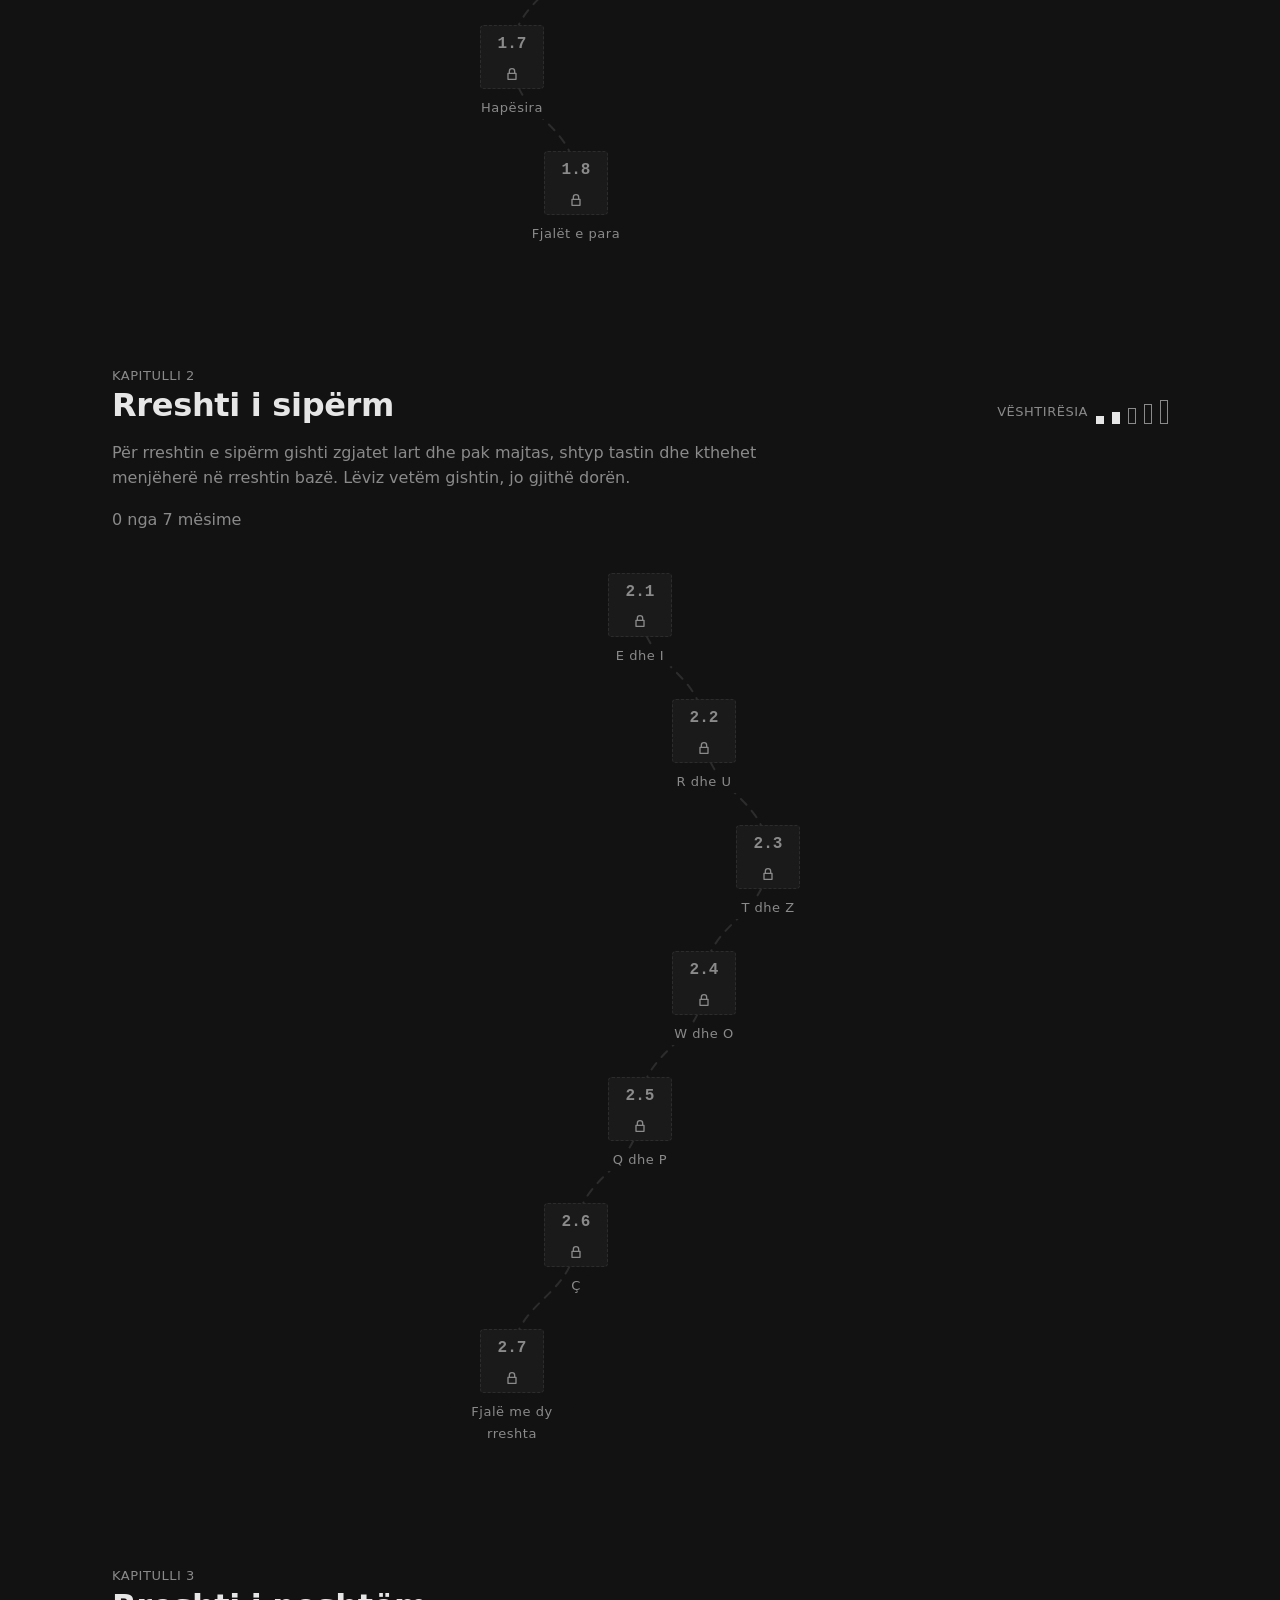
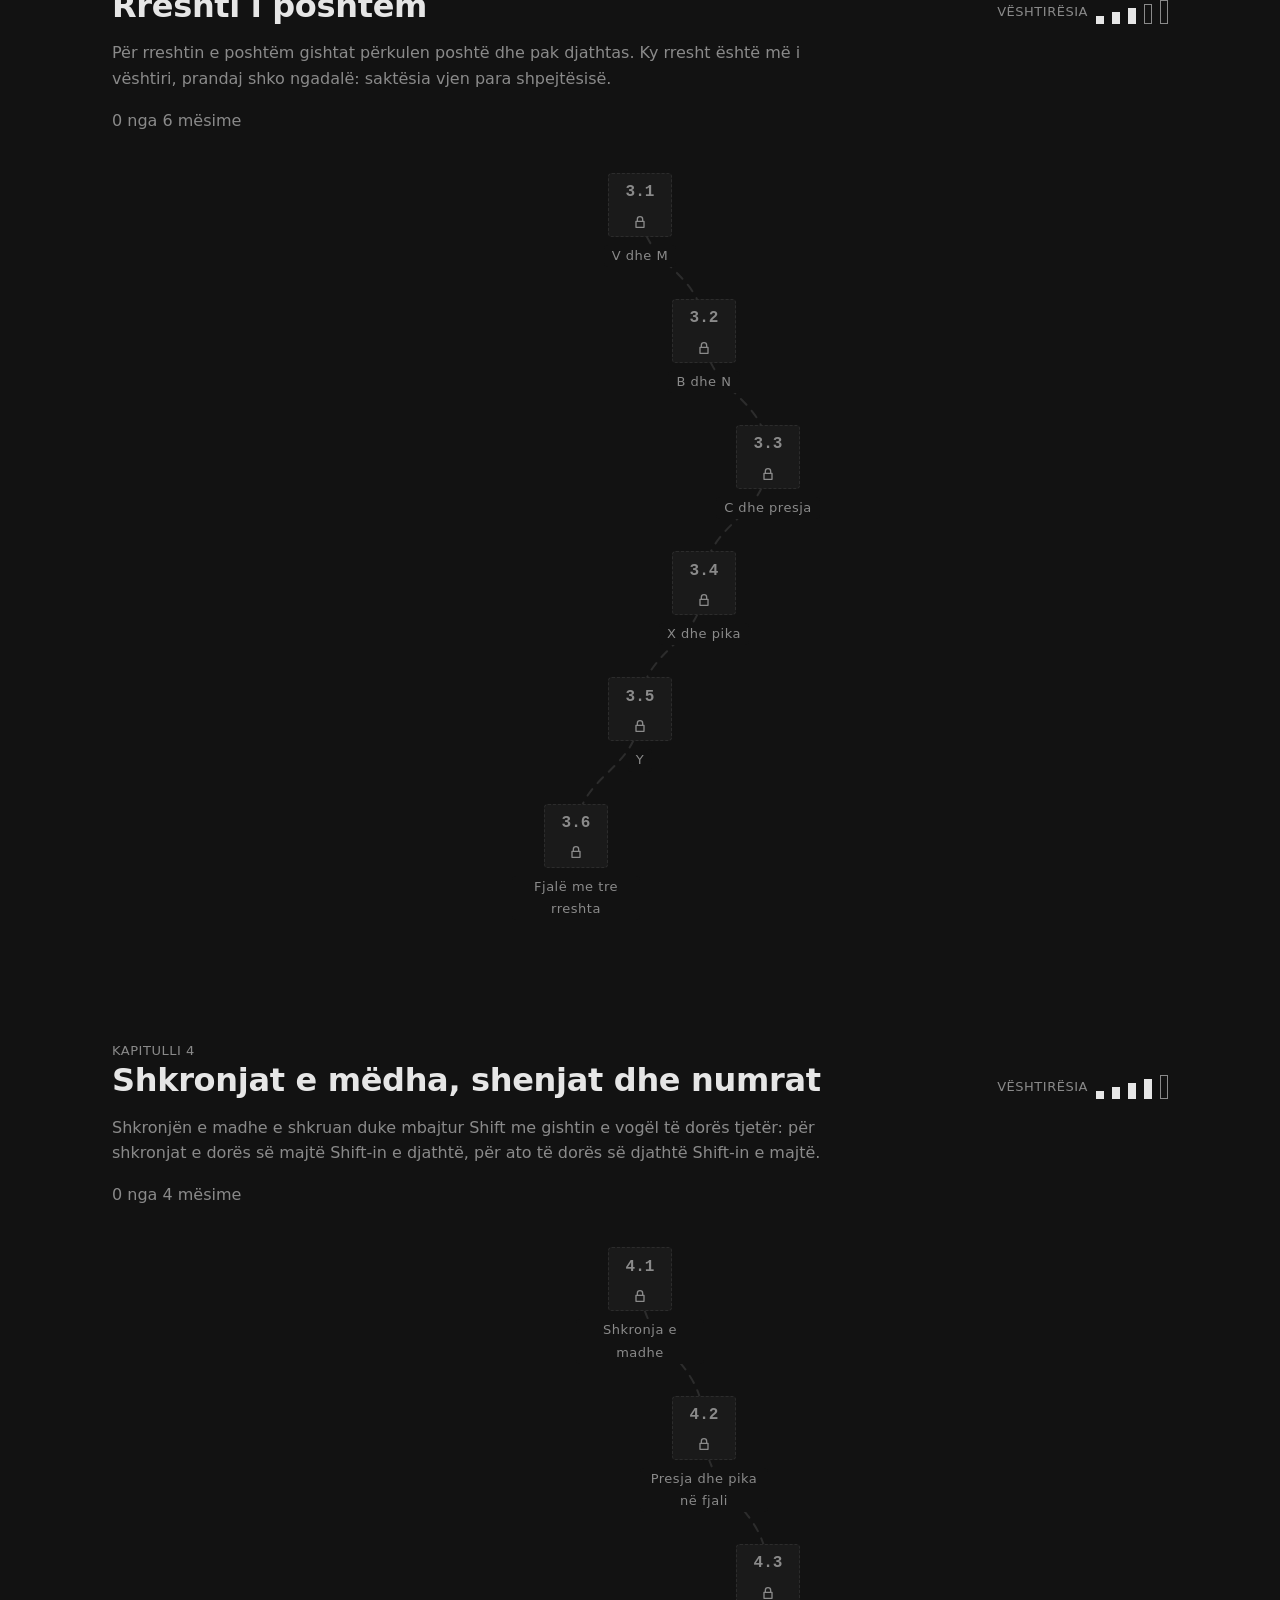
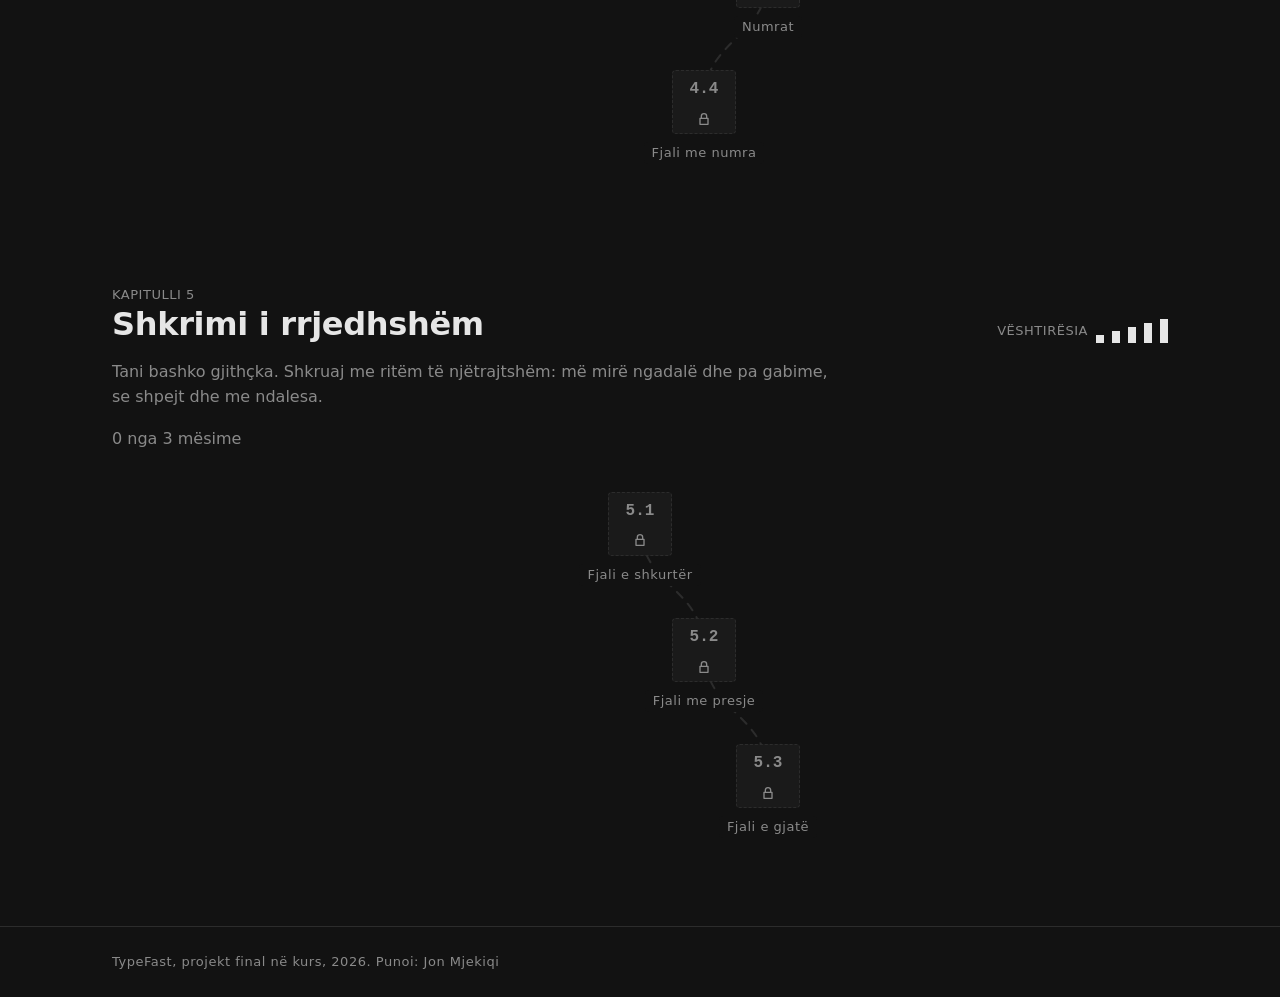
<file: mesimet.html>
<!DOCTYPE html>
<!--
  mesimet.html: faqja e kursit "Mësimet" për fillestarët.
  Tregon një rrugë mësimesh që ndiqet me radhë: nis nga rreshti bazë i tastierës
  dhe vështirësohet me çdo kapitull. Një mësim hapet vetëm kur mbaron atë para tij.
  Mësimi zhvillohet në një dritare <dialog>: katrorë me shkronja që shtypen me radhë.
  Rruga dhe katrorët krijohen nga JavaScript (lessons-page.js dhe guide.js).
-->
<!-- lang="sq": faqja është në shqip. data-theme="dark": tema e parazgjedhur, JavaScript mund ta ndryshojë. -->
<html lang="sq" data-theme="dark">
<head>
  <!-- Kodimi i shkronjave, që ë dhe ç të shfaqen saktë -->
  <meta charset="utf-8">
  <!-- Faqja përdor gjerësinë reale të ekranit në tablet -->
  <meta name="viewport" content="width=device-width, initial-scale=1">
  <!-- Titulli i skedës -->
  <title>Mësimet: TypeFast</title>
  <!-- Përshkrimi i faqes -->
  <meta name="description" content="Kurs hap pas hapi për shkrimin me dhjetë gishta: nga rreshti bazë deri te fjalitë e plota.">

  <!-- CSS në rendin e fiksuar: tokenat, baza, struktura, komponentët, stilet e faqeve (koka e faqes), stilet e kësaj faqeje, animacionet -->
  <link rel="stylesheet" href="css/variables.css">
  <link rel="stylesheet" href="css/base.css">
  <link rel="stylesheet" href="css/layout.css">
  <link rel="stylesheet" href="css/components.css">
  <link rel="stylesheet" href="css/pages.css">
  <link rel="stylesheet" href="css/lessons.css">
  <link rel="stylesheet" href="css/animations.css">

  <!-- Kontrolli për file:// (skript i thjeshtë, jo modul). defer: ekzekutohet pasi lexohet HTML. -->
  <script src="js/protocol-check.js" defer></script>
  <!-- Skripti hyrës i kësaj faqeje, si modul ES6 -->
  <script type="module" src="js/pages/lessons-page.js"></script>
</head>
<body>
  <!-- Lidhja për të kapërcyer navigimin me tastierë -->
  <a class="skip-link" href="#main">Kalo te përmbajtja</a>

  <!-- ========== KOKA E FAQES ========== -->
  <header class="site-header">
    <div class="site-header__inner">
      <!-- Emri i faqes si tekst -->
      <a class="wordmark" href="index.html">TypeFast</a>
      <!-- Navigimi kryesor -->
      <nav class="site-nav" aria-label="Navigimi kryesor">
        <ul class="site-nav__list">
          <li><a class="site-nav__link" href="index.html">Testi</a></li>
          <!-- aria-current="page": kjo është faqja aktuale -->
          <li><a class="site-nav__link" href="mesimet.html" aria-current="page">Mësimet</a></li>
          <li><a class="site-nav__link" href="historiku.html">Historiku</a></li>
          <li><a class="site-nav__link" href="rreth.html">Si funksionon</a></li>
        </ul>
      </nav>
      <!-- Butoni i temës me aria-label, sepse ka vetëm ikonë -->
      <button class="icon-button theme-toggle" id="theme-toggle" type="button" aria-label="Kalo në temën e çelët">
        <!-- Ikona e diellit -->
        <svg class="theme-toggle__icon theme-toggle__icon--sun" viewBox="0 0 24 24" width="20" height="20" fill="none" stroke="currentColor" stroke-width="1.5" stroke-linecap="round" aria-hidden="true" focusable="false">
          <circle cx="12" cy="12" r="4"></circle>
          <path d="M12 2v2M12 20v2M2 12h2M20 12h2M4.9 4.9l1.4 1.4M17.7 17.7l1.4 1.4M4.9 19.1l1.4-1.4M17.7 6.3l1.4-1.4"></path>
        </svg>
        <!-- Ikona e hënës -->
        <svg class="theme-toggle__icon theme-toggle__icon--moon" viewBox="0 0 24 24" width="20" height="20" fill="none" stroke="currentColor" stroke-width="1.5" stroke-linecap="round" stroke-linejoin="round" aria-hidden="true" focusable="false">
          <path d="M20 14.5A8 8 0 0 1 9.5 4a8 8 0 1 0 10.5 10.5z"></path>
        </svg>
      </button>
    </div>
  </header>

  <!-- Paralajmërimi për file:// (i fshehur si parazgjedhje; role="alert" e lexon menjëherë kur shfaqet) -->
  <div class="file-warning" id="file-warning" role="alert" hidden>
    <h2 class="file-warning__title">Kjo faqe duhet hapur me Live Server</h2>
    <p>Faqja u hap direkt nga dosja (adresa fillon me file://). Në këtë mënyrë shfletuesi bllokon modulet JavaScript, prandaj mësimet nuk mund të shfaqen.</p>
    <ol class="file-warning__steps">
      <li>Hap dosjen e projektit në VS Code.</li>
      <li>Instalo shtesën "Live Server" (nga Ritwick Dey), nëse nuk e ke.</li>
      <li>Kliko me të djathtën mbi index.html dhe zgjidh "Open with Live Server".</li>
      <li>Faqja hapet te http://127.0.0.1:5500 dhe gjithçka punon.</li>
    </ol>
  </div>

  <!-- Përmbajtja kryesore; tabindex="-1" lejon fokusin nga lidhja "Kalo te përmbajtja" -->
  <main class="page" id="main" tabindex="-1">
    <!-- Koka e faqes -->
    <div class="page-header">
      <!-- h1 i vetëm i faqes -->
      <h1 class="page-header__title">Mësimet</h1>
      <!-- Shpjegimi i rrugës -->
      <p class="page-header__lead">Mëso të shkruash me dhjetë gishta, hap pas hapi. Rruga nis nga rreshti bazë i tastierës dhe vështirësohet me çdo kapitull. Mësimi i radhës hapet kur mbaron atë para tij.</p>
    </div>

    <!-- ========== PËRMBLEDHJA E KURSIT ========== -->
    <!-- aria-labelledby: seksioni merr emrin nga teksti i përparimit -->
    <section class="course-summary" aria-labelledby="course-count">
      <!-- Përparimi i gjithë kursit -->
      <div class="course-summary__progress">
        <!-- "12 nga 28 mësime të kryera"; JavaScript e plotëson me numrat realë -->
        <p class="course-summary__count" id="course-count"></p>
        <!-- Vija e përparimit; aria-hidden sepse teksti sipër e thotë me fjalë -->
        <div class="course-bar" aria-hidden="true">
          <span class="course-bar__fill" id="course-bar"></span>
        </div>
      </div>

      <!-- Butonat kryesorë -->
      <div class="course-summary__actions">
        <!-- Nis mësimin e radhës; teksti ndryshon: "Fillo mësimin e parë" ose "Vazhdo mësimin e radhës" -->
        <button class="button button--primary" id="course-continue" type="button">Fillo mësimin e parë</button>
        <!-- Fshin përparimin e kursit (pyet me <dialog> para se ta fshijë) -->
        <button class="button" id="course-reset" type="button">Rinis kursin</button>
      </div>

      <!-- Shënimi kur kursi është kryer i gjithi; hidden derisa të ndodhë -->
      <p class="course-summary__note" id="course-done-note" hidden>Kursi u krye. Mund të përsëritësh çdo mësim.</p>

      <!-- Zgjedhja e tastierës: ndryshon disa mësime (Z dhe Y, ë dhe ;) dhe tastierën e vogël -->
      <div class="course-layout" role="group" aria-labelledby="layout-label">
        <!-- Etiketa e grupit -->
        <span class="field__label" id="layout-label">Tastiera</span>
        <!-- data-layout: cila tastierë; aria-pressed: JavaScript shënon atë aktive -->
        <div class="course-layout__chips">
          <button class="chip" type="button" data-layout="sq" aria-pressed="true">Shqipe (QWERTZ)</button>
          <button class="chip" type="button" data-layout="us" aria-pressed="false">Amerikane (QWERTY)</button>
        </div>
      </div>
    </section>

    <!--
      ========== RRUGA E MËSIMEVE ==========
      JavaScript krijon këtu një seksion për çdo kapitull: titulli, vështirësia,
      hyrja dhe lista e mësimeve, të lidhura me një vijë SVG që gjarpëron.
    -->
    <div class="path" id="path"></div>

    <!--
      ========== DRITARJA E MËSIMIT ==========
      Dritare vendase <dialog>, e hapur nga guide.js me showModal() kur klikohet një mësim.
      aria-labelledby: emri i dritares merret nga titulli i mësimit.
    -->
    <dialog class="dialog guide" id="guide" aria-labelledby="guide-title">
      <!-- Rreshti i sipërm: numëruesi dhe butoni i mbylljes -->
      <div class="guide__top">
        <!-- P.sh. "Kapitulli 1 · Mësimi 3 nga 8 · Pjesa 2 nga 3"; JavaScript e përditëson -->
        <p class="guide__count" id="guide-count"></p>
        <!-- Butoni i mbylljes ka vetëm ikonë, prandaj emri vjen nga aria-label -->
        <button class="icon-button" id="guide-close" type="button" aria-label="Mbyll mësimin">
          <!-- Ikona X; aria-hidden sepse është zbukurim; stroke="currentColor" merr ngjyrën e tekstit -->
          <svg viewBox="0 0 24 24" width="20" height="20" fill="none" stroke="currentColor" stroke-width="1.5" stroke-linecap="round" aria-hidden="true" focusable="false">
            <path d="M6 6l12 12M18 6L6 18"></path>
          </svg>
        </button>
      </div>

      <!-- Përparimi brenda mësimit: vija zgjatet me çdo pjesë (aria-hidden: numëruesi e thotë me fjalë) -->
      <div class="guide__bar" aria-hidden="true">
        <span class="guide__bar-fill" id="guide-bar"></span>
      </div>

      <!-- Titulli i mësimit ose i rezultatit -->
      <h2 class="dialog__title" id="guide-title"></h2>
      <!-- Shpjegimi. aria-live="polite": lexuesi i ekranit e lexon kur ndryshon mësimi. -->
      <p class="guide__text" id="guide-text" aria-live="polite"></p>

      <!-- Pjesa e mësimit: fshihet kur shfaqet rezultati -->
      <div class="guide__lesson" id="guide-lesson">
        <!-- Skena: katrorët e tasteve dhe fusha e fshehur ku kapen shtypjet -->
        <div class="guide__stage" id="guide-stage">
          <!-- JavaScript krijon këtu një katror për çdo tast të pjesës aktuale -->
          <div class="guide__keys" id="guide-keys"></div>
          <!--
            Fusha e fshehur e shkrimit, me të njëjtën teknikë si te testi: është e padukshme,
            mbulon skenën dhe lexon shkronjat me ngjarjen "input" (punon me ë dhe në tablet).
            autocomplete, autocorrect, autocapitalize, spellcheck: fikin ndihmat e shfletuesit.
          -->
          <textarea class="guide__input" id="guide-input" rows="1" autocomplete="off" autocorrect="off" autocapitalize="off" spellcheck="false" aria-label="Shtyp tastin e treguar"></textarea>
        </div>

        <!-- Ndihmat poshtë katrorëve -->
        <div class="guide__hints">
          <!-- Paralajmërimi i Caps Lock; bosh kur Caps Lock është fikur. role="status": njoftohet me qetësi. -->
          <p class="guide__caps" id="guide-caps" role="status"></p>
          <!-- Cili gisht e shtyp tastin aktual, p.sh. "Tasti F: gishti tregues i majtë." -->
          <p class="guide__finger" id="guide-finger"></p>
        </div>

        <!--
          Tastiera e vogël: tregon ku ndodhet tasti aktual (dhe Shift-in, për shkronjat e mëdha).
          aria-hidden="true" sepse e njëjta gjë thuhet me fjalë te fjalia e gishtit më lart.
        -->
        <div class="mini-keyboard" id="guide-keyboard" aria-hidden="true"></div>
      </div>

      <!-- Butonat; guide.js shfaq vetëm ata që i përkasin pamjes aktuale -->
      <div class="dialog__actions">
        <!-- Gjatë mësimit: mësimi i mëparshëm -->
        <button class="button" id="guide-prev" type="button">Mësimi i mëparshëm</button>
        <!-- Gjatë provës, ose kur prova s'kalohet: rinis -->
        <button class="button" id="guide-retry" type="button">Provo përsëri</button>
        <!-- Mbyll dritaren dhe kthehet te rruga -->
        <button class="button" id="guide-back" type="button">Kthehu te rruga</button>
        <!-- Kur mbaron një kapitull: mësimi i parë i kapitullit tjetër -->
        <button class="button button--primary" id="guide-next-chapter" type="button">Kapitulli tjetër</button>
        <!-- Kur mbaron gjithë kursi: lidhje drejt testit -->
        <a class="button button--primary" id="guide-test" href="index.html">Shko te testi</a>
      </div>
    </dialog>

    <!--
      Dritarja e konfirmimit për "Rinis kursin" (si te "Fshi historikun").
      method="dialog": butonat e mbyllin dritaren dhe returnValue merr "value" e butonit.
    -->
    <dialog class="dialog" id="reset-dialog" aria-labelledby="reset-title" aria-describedby="reset-text">
      <form class="dialog__form" method="dialog">
        <!-- Titulli -->
        <h2 class="dialog__title" id="reset-title">Ta rinis kursin?</h2>
        <!-- Pasojat, të thëna qartë -->
        <p class="dialog__text" id="reset-text">Të gjitha mësimet do të shënohen si të pakryera dhe rruga nis nga fillimi. Historiku i testeve nuk preket.</p>
        <!-- Butonat -->
        <div class="dialog__actions">
          <!-- value="cancel": mbyll pa fshirë. autofocus: zgjedhja më e sigurt merr fokusin. -->
          <button class="button" type="submit" value="cancel" autofocus>Anulo</button>
          <!-- value="confirm": JavaScript e njeh dhe e rinis kursin -->
          <button class="button button--primary" type="submit" value="confirm">Po, rinise</button>
        </div>
      </form>
    </dialog>
  </main>

  <!-- ========== FUNDI I FAQES ========== -->
  <footer class="site-footer">
    <p class="site-footer__text">TypeFast, projekt final në kurs, 2026. Punoi: Jon Mjekiqi</p>
  </footer>
</body>
</html>
</file>
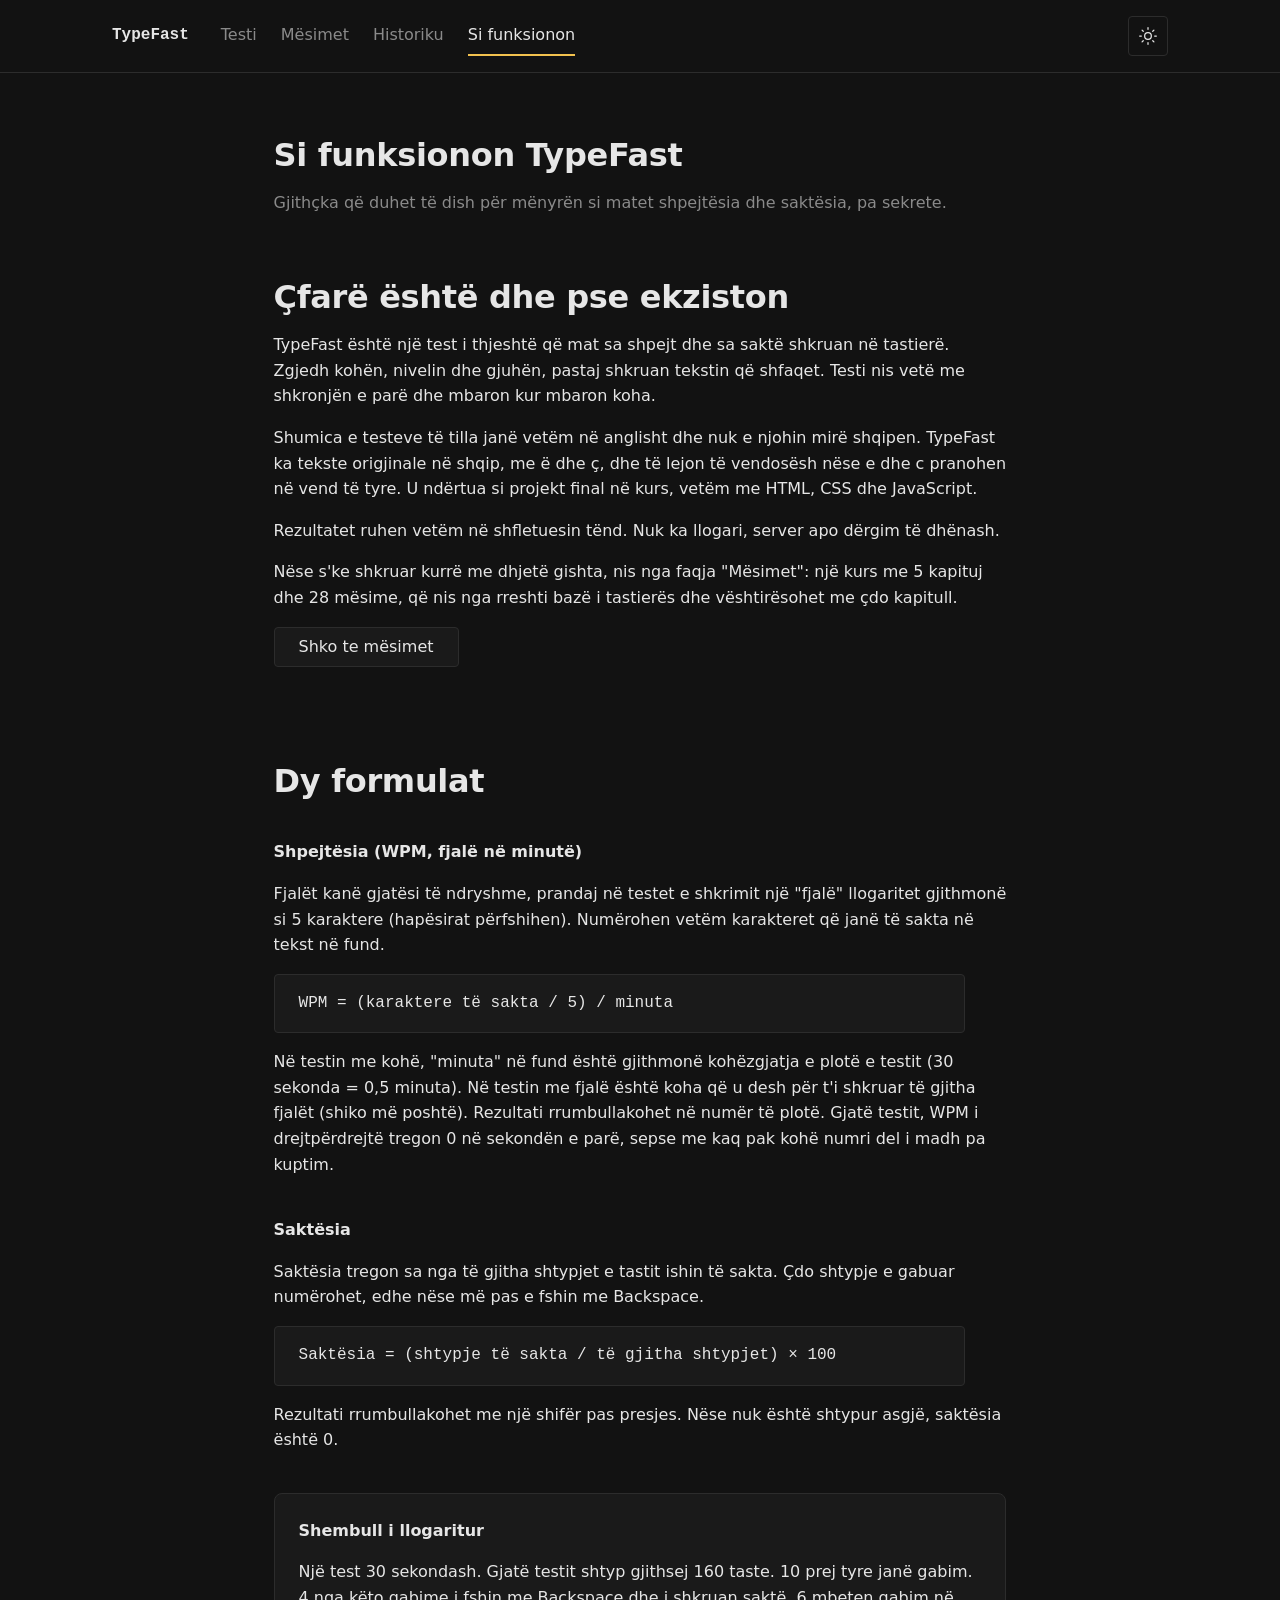
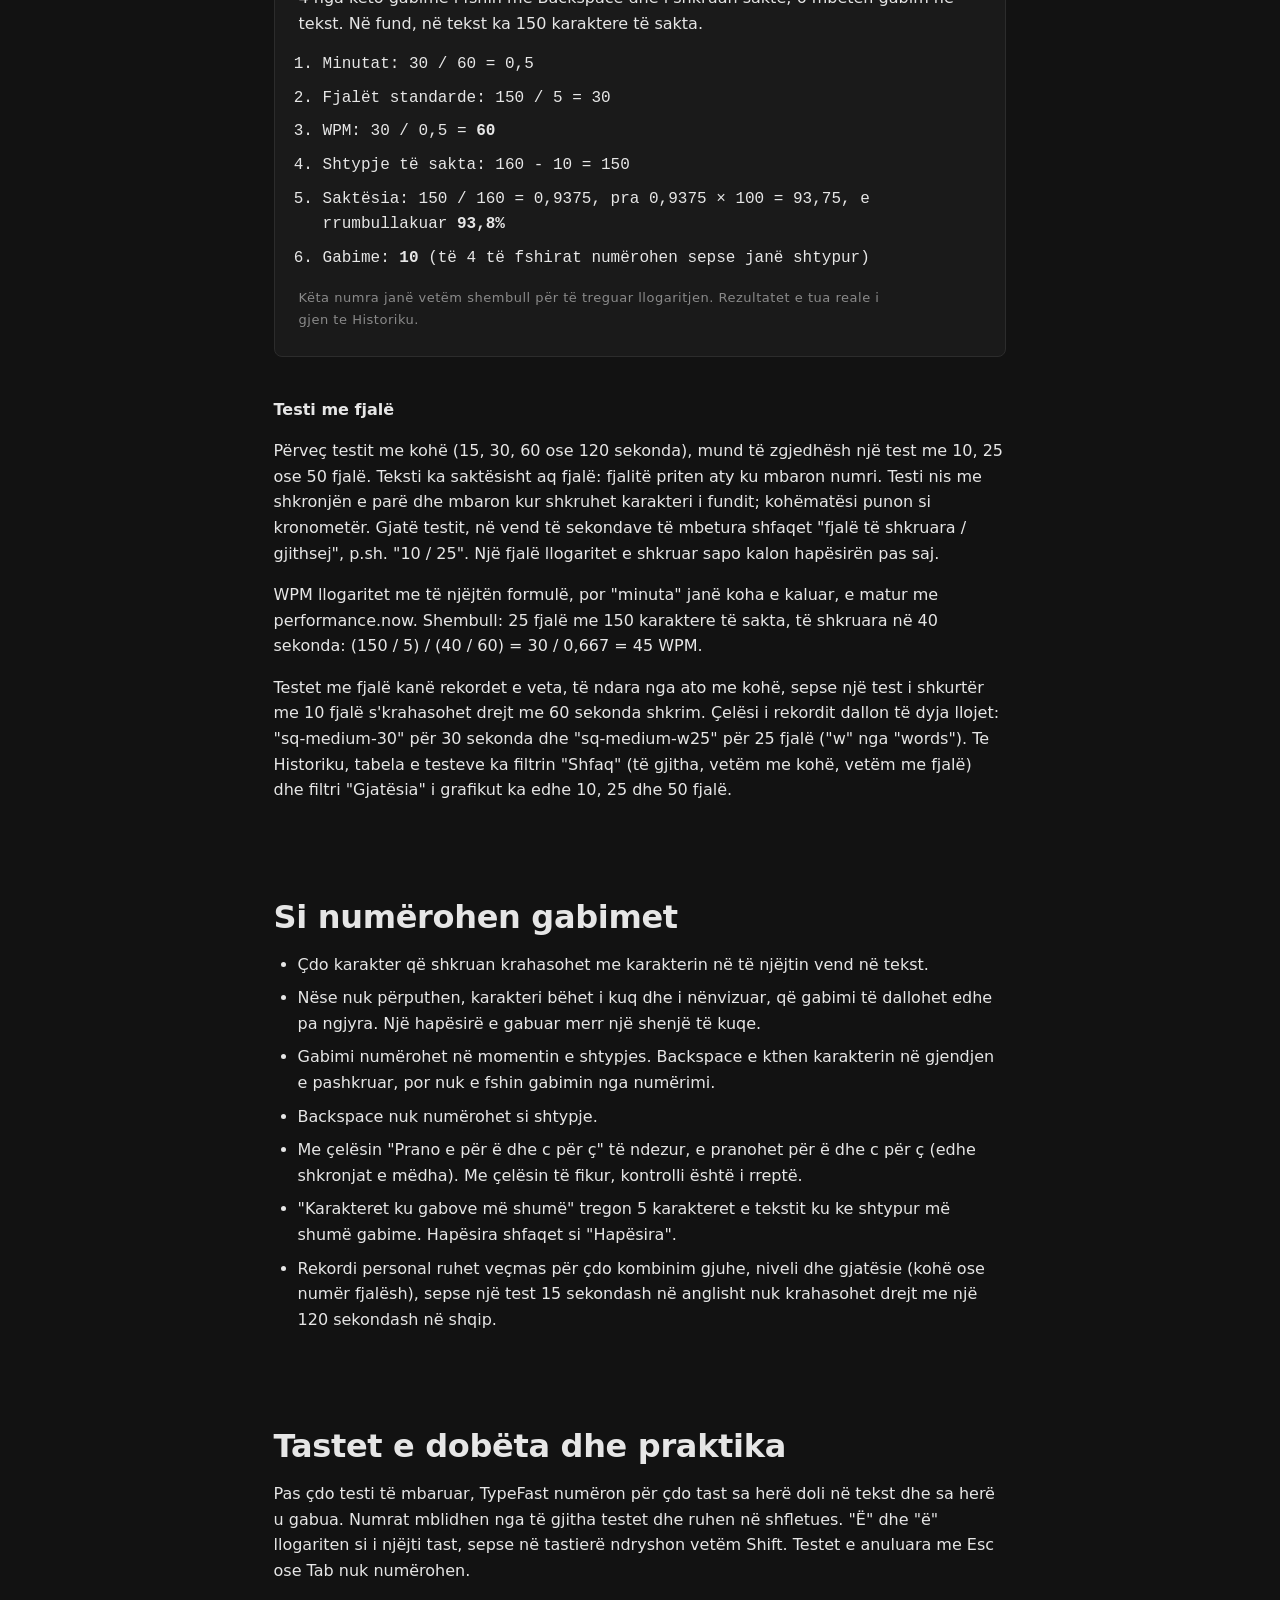
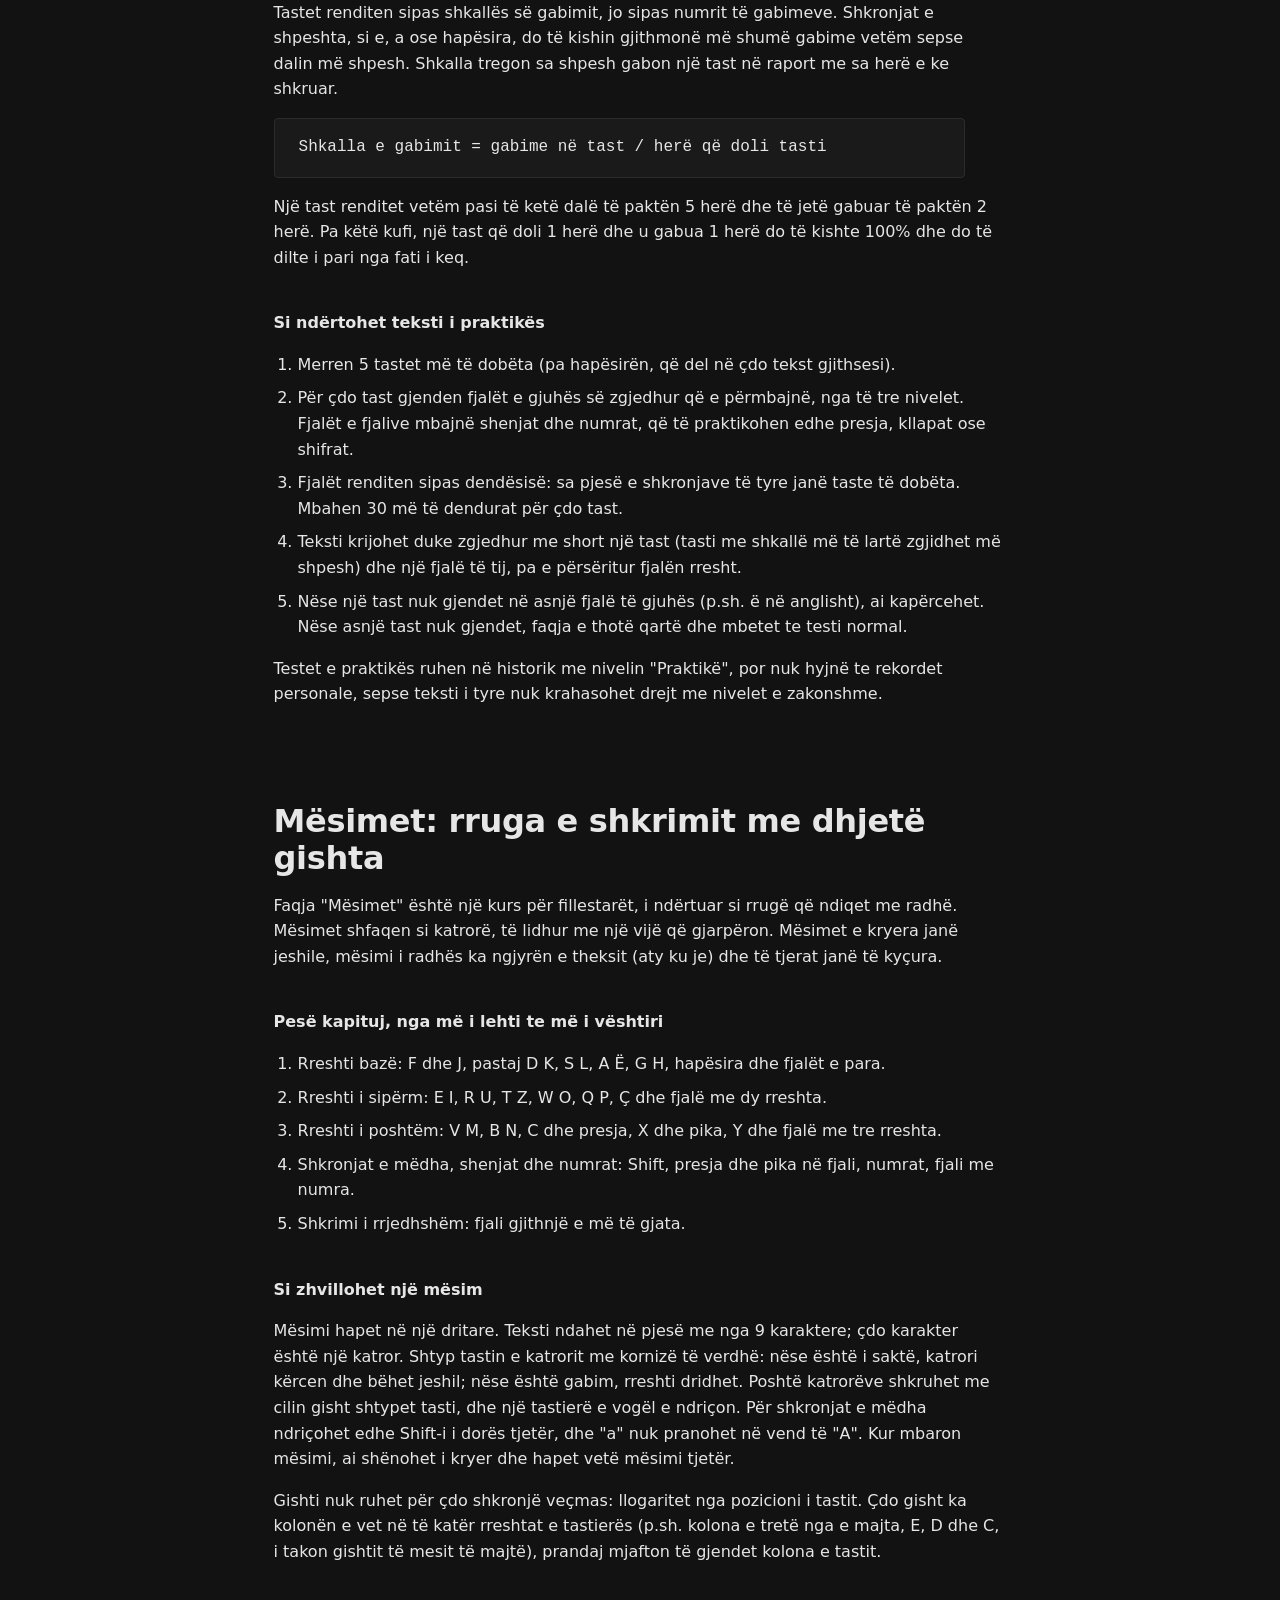
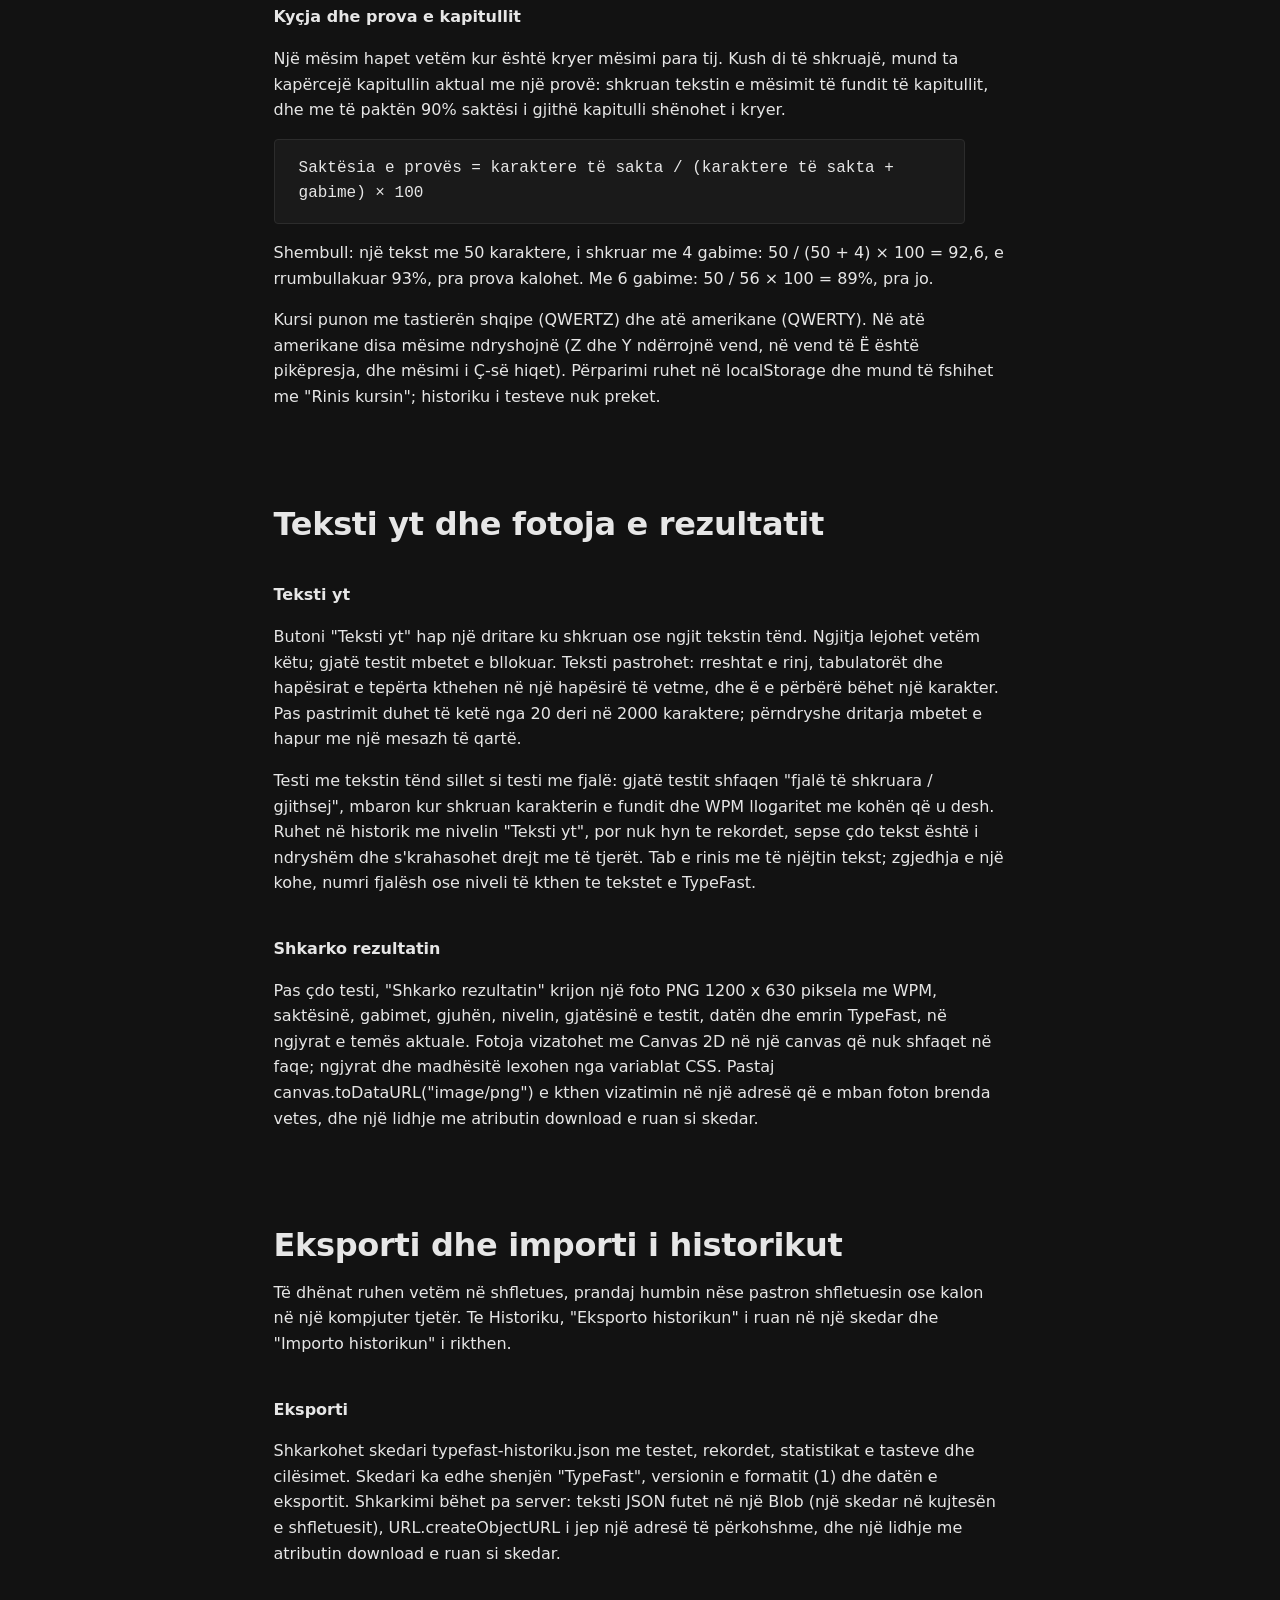
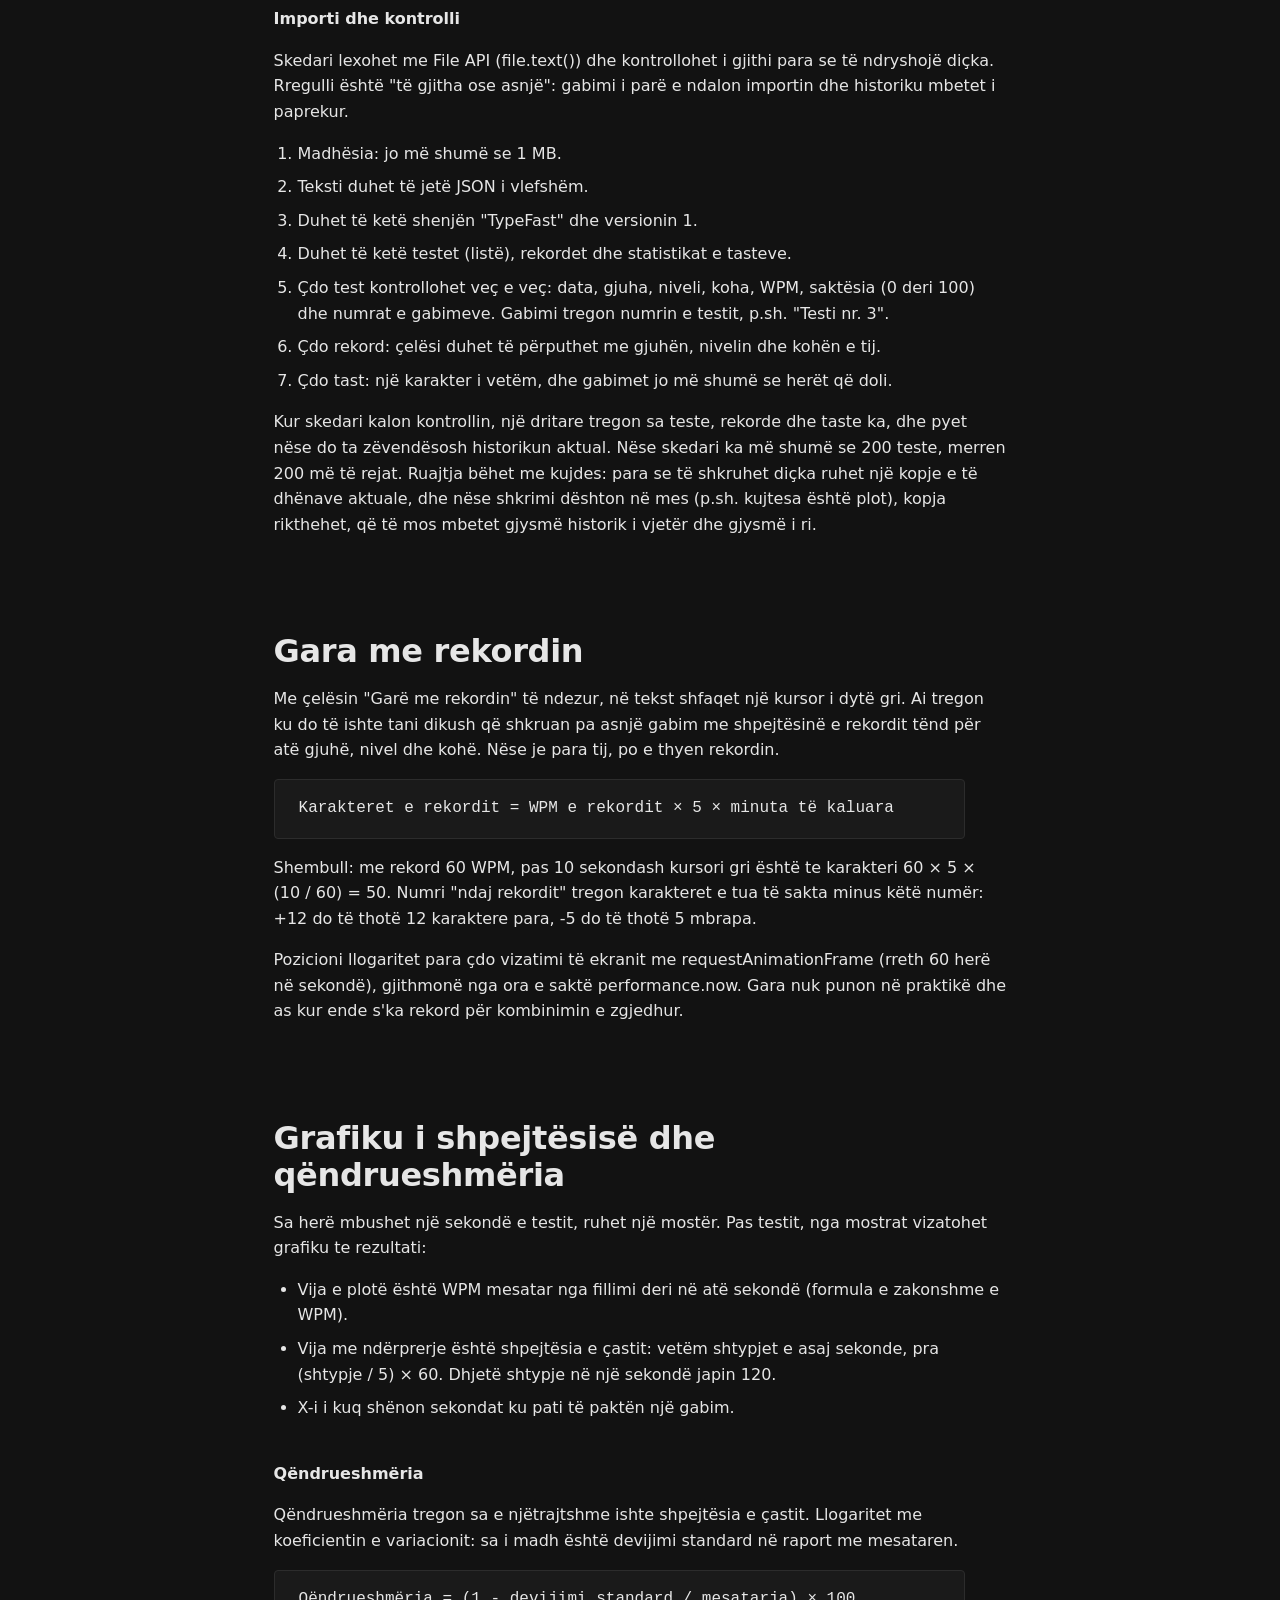
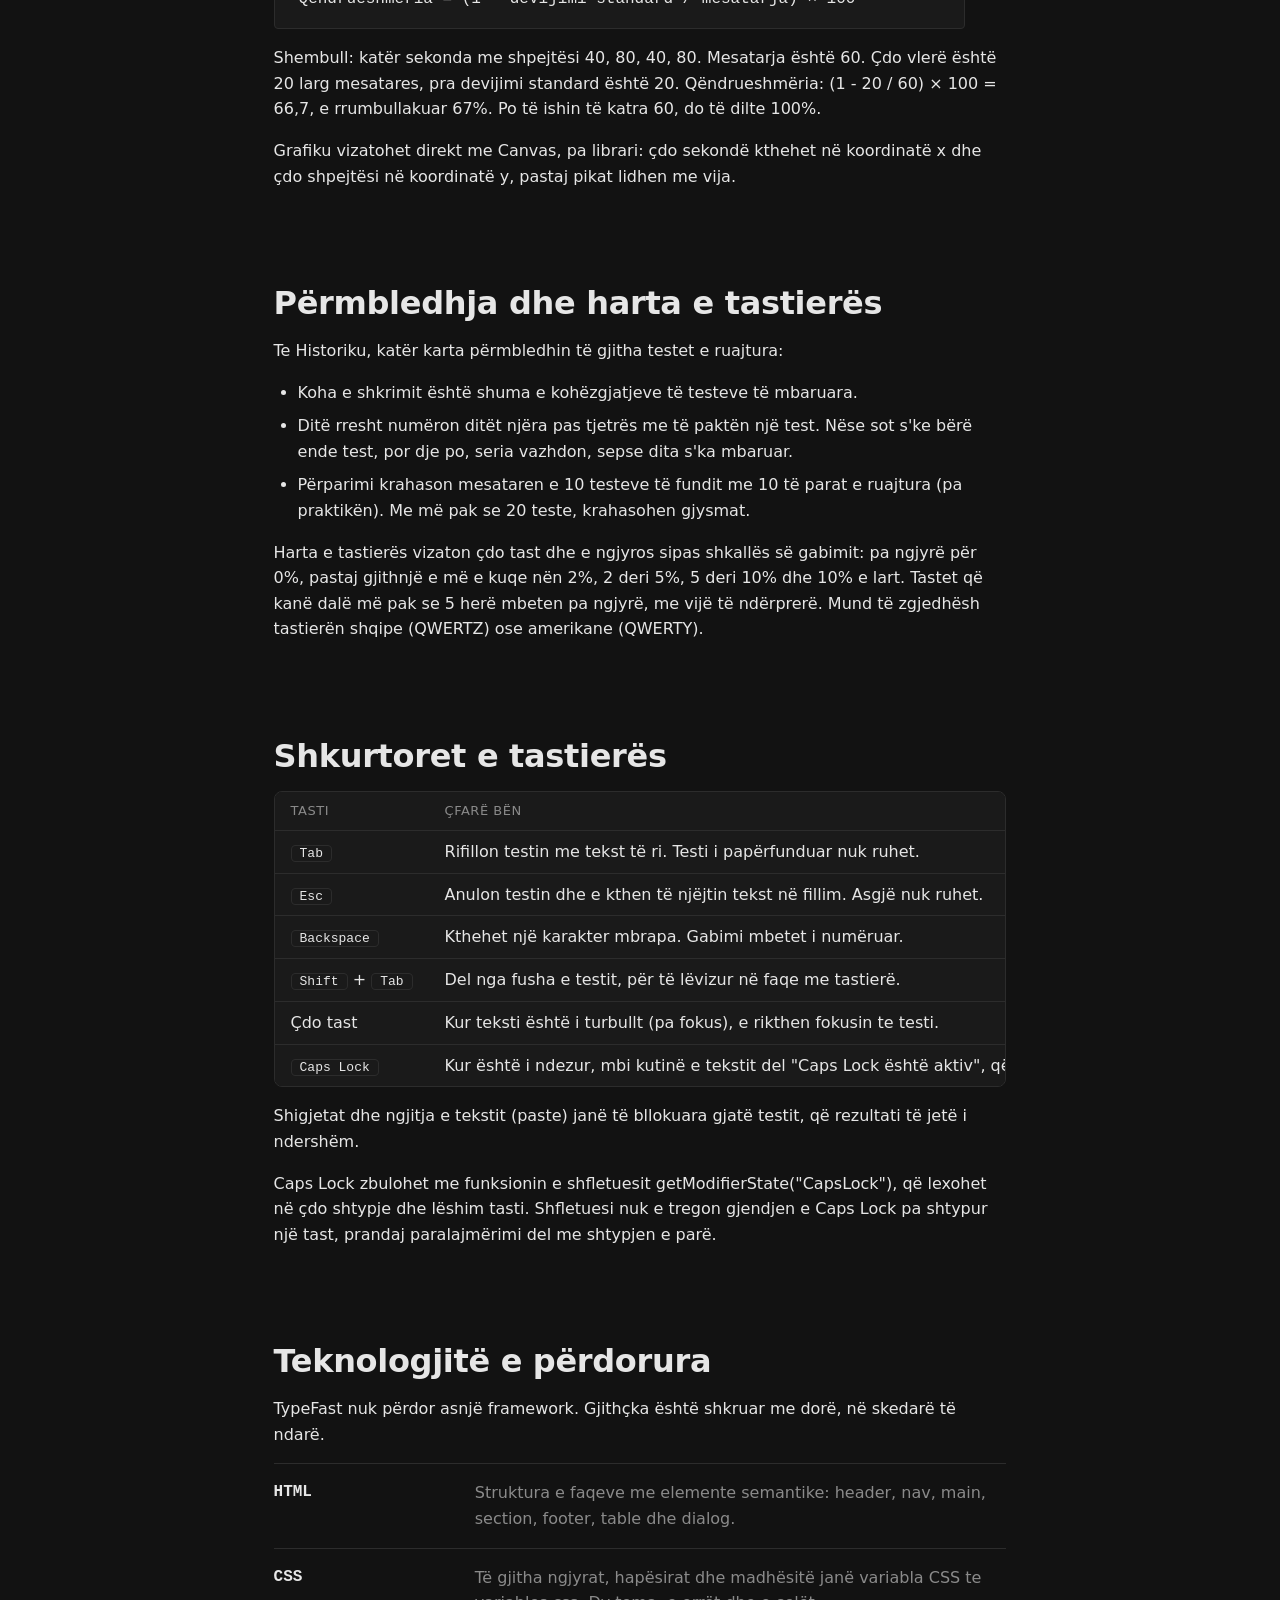
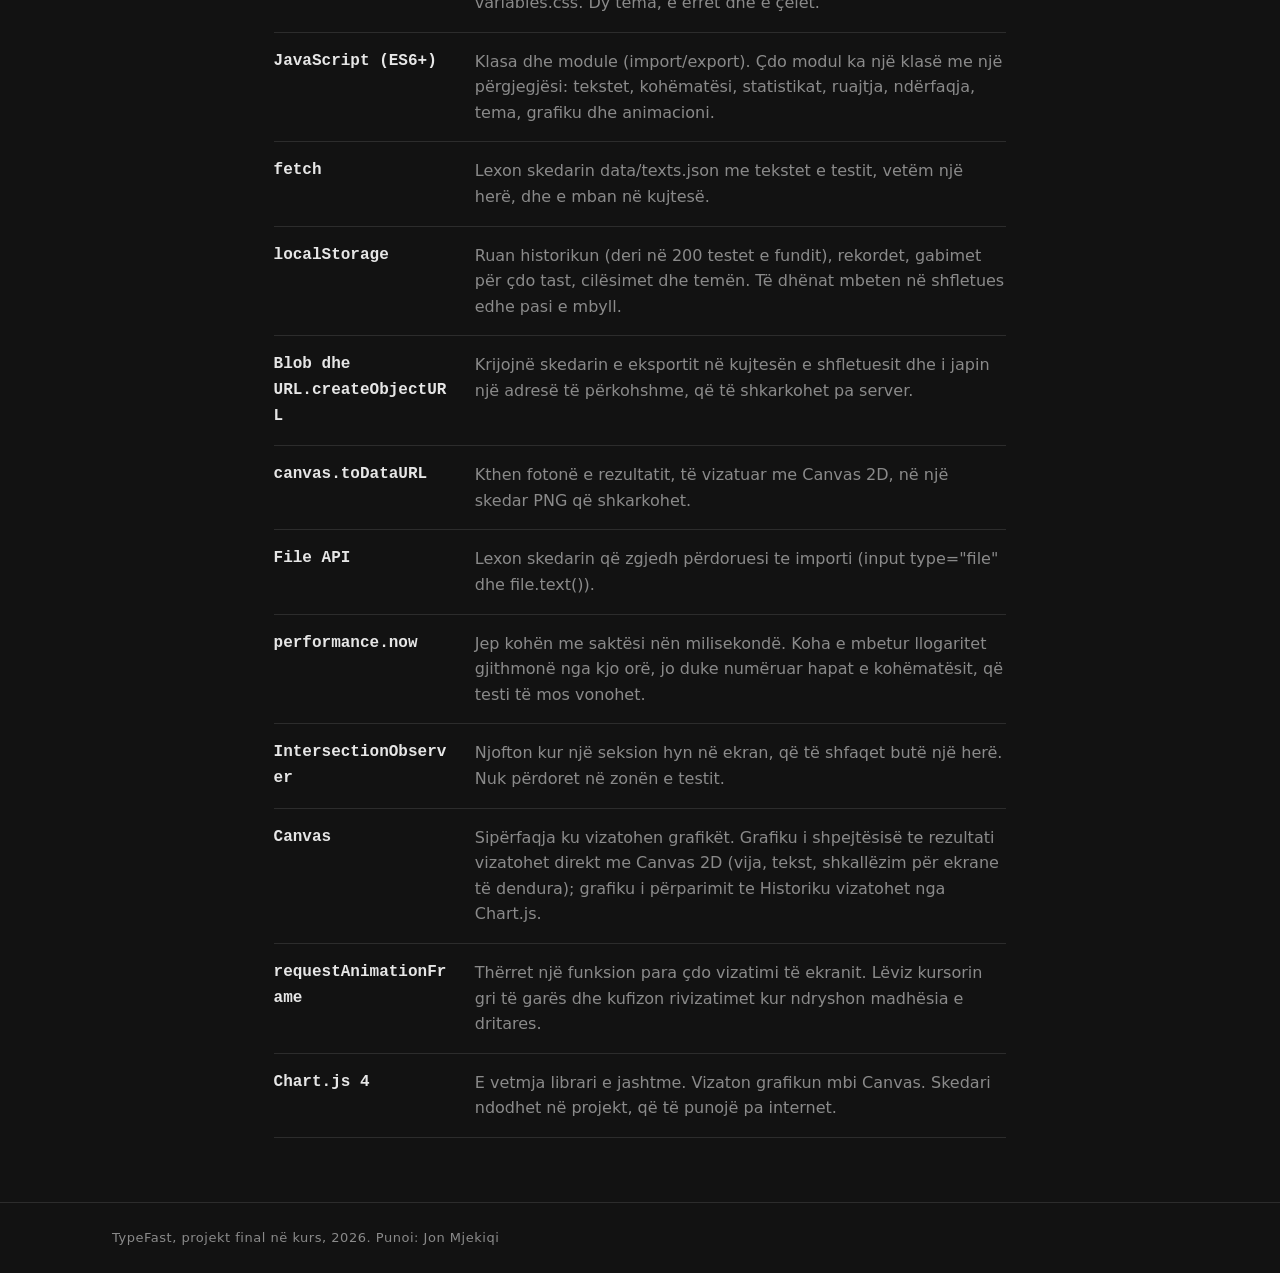
<file: rreth.html>
<!DOCTYPE html>
<!--
  rreth.html: faqja "Si funksionon".
  Shpjegon çfarë është TypeFast, formulat e WPM dhe saktësisë me një shembull,
  si numërohen gabimet, shkurtoret e tastierës dhe teknologjitë e përdorura.
  Faqja është kryesisht tekst statik; JavaScript përdoret vetëm për temën dhe animacionin e shfaqjes.
-->
<!-- lang="sq": faqja është në shqip. data-theme="dark": tema e parazgjedhur. -->
<html lang="sq" data-theme="dark">
<head>
  <!-- Kodimi i shkronjave -->
  <meta charset="utf-8">
  <!-- Gjerësia reale e ekranit në tablet -->
  <meta name="viewport" content="width=device-width, initial-scale=1">
  <!-- Titulli i skedës -->
  <title>Si funksionon: TypeFast</title>
  <!-- Përshkrimi i faqes -->
  <meta name="description" content="Si mat TypeFast shpejtësinë dhe saktësinë: formulat, shembulli, shkurtoret dhe teknologjitë.">

  <!-- CSS në rendin e fiksuar -->
  <link rel="stylesheet" href="css/variables.css">
  <link rel="stylesheet" href="css/base.css">
  <link rel="stylesheet" href="css/layout.css">
  <link rel="stylesheet" href="css/components.css">
  <link rel="stylesheet" href="css/pages.css">
  <link rel="stylesheet" href="css/animations.css">

  <!-- Kontrolli për file:// (skript i thjeshtë me defer) -->
  <script src="js/protocol-check.js" defer></script>
  <!-- Skripti hyrës i kësaj faqeje, si modul ES6 -->
  <script type="module" src="js/pages/about-page.js"></script>
</head>
<body>
  <!-- Lidhja për të kapërcyer navigimin -->
  <a class="skip-link" href="#main">Kalo te përmbajtja</a>

  <!-- ========== KOKA E FAQES ========== -->
  <header class="site-header">
    <div class="site-header__inner">
      <!-- Emri i faqes si tekst -->
      <a class="wordmark" href="index.html">TypeFast</a>
      <!-- Navigimi kryesor -->
      <nav class="site-nav" aria-label="Navigimi kryesor">
        <ul class="site-nav__list">
          <li><a class="site-nav__link" href="index.html">Testi</a></li>
          <!-- Faqja e kursit për fillestarët -->
          <li><a class="site-nav__link" href="mesimet.html">Mësimet</a></li>
          <li><a class="site-nav__link" href="historiku.html">Historiku</a></li>
          <!-- aria-current="page": kjo është faqja aktuale -->
          <li><a class="site-nav__link" href="rreth.html" aria-current="page">Si funksionon</a></li>
        </ul>
      </nav>
      <!-- Butoni i temës me aria-label, sepse ka vetëm ikonë -->
      <button class="icon-button theme-toggle" id="theme-toggle" type="button" aria-label="Kalo në temën e çelët">
        <!-- Ikona e diellit -->
        <svg class="theme-toggle__icon theme-toggle__icon--sun" viewBox="0 0 24 24" width="20" height="20" fill="none" stroke="currentColor" stroke-width="1.5" stroke-linecap="round" aria-hidden="true" focusable="false">
          <circle cx="12" cy="12" r="4"></circle>
          <path d="M12 2v2M12 20v2M2 12h2M20 12h2M4.9 4.9l1.4 1.4M17.7 17.7l1.4 1.4M4.9 19.1l1.4-1.4M17.7 6.3l1.4-1.4"></path>
        </svg>
        <!-- Ikona e hënës -->
        <svg class="theme-toggle__icon theme-toggle__icon--moon" viewBox="0 0 24 24" width="20" height="20" fill="none" stroke="currentColor" stroke-width="1.5" stroke-linecap="round" stroke-linejoin="round" aria-hidden="true" focusable="false">
          <path d="M20 14.5A8 8 0 0 1 9.5 4a8 8 0 1 0 10.5 10.5z"></path>
        </svg>
      </button>
    </div>
  </header>

  <!-- Paralajmërimi për file:// -->
  <div class="file-warning" id="file-warning" role="alert" hidden>
    <h2 class="file-warning__title">Kjo faqe duhet hapur me Live Server</h2>
    <p>Faqja u hap direkt nga dosja (adresa fillon me file://). Në këtë mënyrë shfletuesi bllokon modulet JavaScript, prandaj TypeFast nuk punon si duhet.</p>
    <ol class="file-warning__steps">
      <li>Hap dosjen e projektit në VS Code.</li>
      <li>Instalo shtesën "Live Server" (nga Ritwick Dey), nëse nuk e ke.</li>
      <li>Kliko me të djathtën mbi index.html dhe zgjidh "Open with Live Server".</li>
      <li>Faqja hapet te http://127.0.0.1:5500 dhe gjithçka punon.</li>
    </ol>
  </div>

  <!-- Përmbajtja kryesore -->
  <main class="page page--prose" id="main" tabindex="-1">
    <!-- Koka e faqes -->
    <div class="page-header">
      <!-- h1 i vetëm i faqes -->
      <h1 class="page-header__title">Si funksionon TypeFast</h1>
      <!-- Fjalia hyrëse -->
      <p class="page-header__lead">Gjithçka që duhet të dish për mënyrën si matet shpejtësia dhe saktësia, pa sekrete.</p>
    </div>

    <!-- ========== 1. ÇFARË ËSHTË ========== -->
    <!-- class="reveal": seksioni shfaqet butë kur hyn në ekran -->
    <section class="section reveal" aria-labelledby="what-title">
      <!-- Titulli i seksionit -->
      <h2 class="section__title" id="what-title">Çfarë është dhe pse ekziston</h2>
      <!-- Përshkrimi i projektit -->
      <p>TypeFast është një test i thjeshtë që mat sa shpejt dhe sa saktë shkruan në tastierë. Zgjedh kohën, nivelin dhe gjuhën, pastaj shkruan tekstin që shfaqet. Testi nis vetë me shkronjën e parë dhe mbaron kur mbaron koha.</p>
      <!-- Arsyeja e ekzistencës -->
      <p>Shumica e testeve të tilla janë vetëm në anglisht dhe nuk e njohin mirë shqipen. TypeFast ka tekste origjinale në shqip, me ë dhe ç, dhe të lejon të vendosësh nëse e dhe c pranohen në vend të tyre. U ndërtua si projekt final në kurs, vetëm me HTML, CSS dhe JavaScript.</p>
      <!-- Shënim për privatësinë -->
      <p>Rezultatet ruhen vetëm në shfletuesin tënd. Nuk ka llogari, server apo dërgim të dhënash.</p>
      <!-- Kursi për fillestarët -->
      <p>Nëse s'ke shkruar kurrë me dhjetë gishta, nis nga faqja "Mësimet": një kurs me 5 kapituj dhe 28 mësime, që nis nga rreshti bazë i tastierës dhe vështirësohet me çdo kapitull.</p>
      <!-- Lidhja te faqja e kursit -->
      <a class="button" href="mesimet.html">Shko te mësimet</a>
    </section>

    <!-- ========== 2. FORMULAT ========== -->
    <section class="section reveal" aria-labelledby="formula-title">
      <!-- Titulli -->
      <h2 class="section__title" id="formula-title">Dy formulat</h2>

      <!-- Formula e shpejtësisë -->
      <h3 class="subsection__title">Shpejtësia (WPM, fjalë në minutë)</h3>
      <!-- Shpjegimi i "fjalës standarde" -->
      <p>Fjalët kanë gjatësi të ndryshme, prandaj në testet e shkrimit një "fjalë" llogaritet gjithmonë si 5 karaktere (hapësirat përfshihen). Numërohen vetëm karakteret që janë të sakta në tekst në fund.</p>
      <!-- Formula vetë, në një bllok kodi -->
      <p class="formula"><code>WPM = (karaktere të sakta / 5) / minuta</code></p>
      <!-- Shënim për rrumbullakimin dhe sekondën e parë -->
      <p>Në testin me kohë, "minuta" në fund është gjithmonë kohëzgjatja e plotë e testit (30 sekonda = 0,5 minuta). Në testin me fjalë është koha që u desh për t'i shkruar të gjitha fjalët (shiko më poshtë). Rezultati rrumbullakohet në numër të plotë. Gjatë testit, WPM i drejtpërdrejtë tregon 0 në sekondën e parë, sepse me kaq pak kohë numri del i madh pa kuptim.</p>

      <!-- Formula e saktësisë -->
      <h3 class="subsection__title">Saktësia</h3>
      <!-- Shpjegimi -->
      <p>Saktësia tregon sa nga të gjitha shtypjet e tastit ishin të sakta. Çdo shtypje e gabuar numërohet, edhe nëse më pas e fshin me Backspace.</p>
      <!-- Formula -->
      <p class="formula"><code>Saktësia = (shtypje të sakta / të gjitha shtypjet) × 100</code></p>
      <!-- Rrumbullakimi dhe rasti bosh -->
      <p>Rezultati rrumbullakohet me një shifër pas presjes. Nëse nuk është shtypur asgjë, saktësia është 0.</p>

      <!-- Shembulli i punuar me numra realë -->
      <div class="example">
        <!-- Titulli i shembullit -->
        <h3 class="example__title">Shembull i llogaritur</h3>
        <!-- Të dhënat e shembullit -->
        <p>Një test 30 sekondash. Gjatë testit shtyp gjithsej 160 taste. 10 prej tyre janë gabim. 4 nga këto gabime i fshin me Backspace dhe i shkruan saktë, 6 mbeten gabim në tekst. Në fund, në tekst ka 150 karaktere të sakta.</p>
        <!-- Llogaritja hap pas hapi, si listë e renditur -->
        <ol class="example__steps">
          <li>Minutat: 30 / 60 = 0,5</li>
          <li>Fjalët standarde: 150 / 5 = 30</li>
          <li>WPM: 30 / 0,5 = <strong>60</strong></li>
          <li>Shtypje të sakta: 160 - 10 = 150</li>
          <li>Saktësia: 150 / 160 = 0,9375, pra 0,9375 × 100 = 93,75, e rrumbullakuar <strong>93,8%</strong></li>
          <li>Gabime: <strong>10</strong> (të 4 të fshirat numërohen sepse janë shtypur)</li>
        </ol>
        <!-- Shënim që ky është shembull, jo statistikë reale -->
        <p class="example__note">Këta numra janë vetëm shembull për të treguar llogaritjen. Rezultatet e tua reale i gjen te Historiku.</p>
      </div>

      <!-- Testi me fjalë -->
      <h3 class="subsection__title">Testi me fjalë</h3>
      <!-- Si ndryshon nga testi me kohë -->
      <p>Përveç testit me kohë (15, 30, 60 ose 120 sekonda), mund të zgjedhësh një test me 10, 25 ose 50 fjalë. Teksti ka saktësisht aq fjalë: fjalitë priten aty ku mbaron numri. Testi nis me shkronjën e parë dhe mbaron kur shkruhet karakteri i fundit; kohëmatësi punon si kronometër. Gjatë testit, në vend të sekondave të mbetura shfaqet "fjalë të shkruara / gjithsej", p.sh. "10 / 25". Një fjalë llogaritet e shkruar sapo kalon hapësirën pas saj.</p>
      <!-- WPM me kohën e kaluar -->
      <p>WPM llogaritet me të njëjtën formulë, por "minuta" janë koha e kaluar, e matur me performance.now. Shembull: 25 fjalë me 150 karaktere të sakta, të shkruara në 40 sekonda: (150 / 5) / (40 / 60) = 30 / 0,667 = 45 WPM.</p>
      <!-- Rekordet e ndara -->
      <p>Testet me fjalë kanë rekordet e veta, të ndara nga ato me kohë, sepse një test i shkurtër me 10 fjalë s'krahasohet drejt me 60 sekonda shkrim. Çelësi i rekordit dallon të dyja llojet: "sq-medium-30" për 30 sekonda dhe "sq-medium-w25" për 25 fjalë ("w" nga "words"). Te Historiku, tabela e testeve ka filtrin "Shfaq" (të gjitha, vetëm me kohë, vetëm me fjalë) dhe filtri "Gjatësia" i grafikut ka edhe 10, 25 dhe 50 fjalë.</p>
    </section>

    <!-- ========== 3. GABIMET ========== -->
    <section class="section reveal" aria-labelledby="errors-title">
      <!-- Titulli -->
      <h2 class="section__title" id="errors-title">Si numërohen gabimet</h2>
      <!-- Lista me rregullat -->
      <ul class="rule-list">
        <li>Çdo karakter që shkruan krahasohet me karakterin në të njëjtin vend në tekst.</li>
        <li>Nëse nuk përputhen, karakteri bëhet i kuq dhe i nënvizuar, që gabimi të dallohet edhe pa ngjyra. Një hapësirë e gabuar merr një shenjë të kuqe.</li>
        <li>Gabimi numërohet në momentin e shtypjes. Backspace e kthen karakterin në gjendjen e pashkruar, por nuk e fshin gabimin nga numërimi.</li>
        <li>Backspace nuk numërohet si shtypje.</li>
        <li>Me çelësin "Prano e për ë dhe c për ç" të ndezur, e pranohet për ë dhe c për ç (edhe shkronjat e mëdha). Me çelësin të fikur, kontrolli është i rreptë.</li>
        <li>"Karakteret ku gabove më shumë" tregon 5 karakteret e tekstit ku ke shtypur më shumë gabime. Hapësira shfaqet si "Hapësira".</li>
        <li>Rekordi personal ruhet veçmas për çdo kombinim gjuhe, niveli dhe gjatësie (kohë ose numër fjalësh), sepse një test 15 sekondash në anglisht nuk krahasohet drejt me një 120 sekondash në shqip.</li>
      </ul>
    </section>

    <!-- ========== 4. TASTET E DOBËTA ========== -->
    <section class="section reveal" aria-labelledby="weak-title">
      <!-- Titulli -->
      <h2 class="section__title" id="weak-title">Tastet e dobëta dhe praktika</h2>
      <!-- Si mblidhen të dhënat -->
      <p>Pas çdo testi të mbaruar, TypeFast numëron për çdo tast sa herë doli në tekst dhe sa herë u gabua. Numrat mblidhen nga të gjitha testet dhe ruhen në shfletues. "Ë" dhe "ë" llogariten si i njëjti tast, sepse në tastierë ndryshon vetëm Shift. Testet e anuluara me Esc ose Tab nuk numërohen.</p>
      <!-- Pse shkalla dhe jo numri -->
      <p>Tastet renditen sipas shkallës së gabimit, jo sipas numrit të gabimeve. Shkronjat e shpeshta, si e, a ose hapësira, do të kishin gjithmonë më shumë gabime vetëm sepse dalin më shpesh. Shkalla tregon sa shpesh gabon një tast në raport me sa herë e ke shkruar.</p>
      <!-- Formula -->
      <p class="formula"><code>Shkalla e gabimit = gabime në tast / herë që doli tasti</code></p>
      <!-- Kufijtë -->
      <p>Një tast renditet vetëm pasi të ketë dalë të paktën 5 herë dhe të jetë gabuar të paktën 2 herë. Pa këtë kufi, një tast që doli 1 herë dhe u gabua 1 herë do të kishte 100% dhe do të dilte i pari nga fati i keq.</p>
      <!-- Si ndërtohet teksti i praktikës, hap pas hapi -->
      <h3 class="subsection__title">Si ndërtohet teksti i praktikës</h3>
      <ol class="rule-list">
        <li>Merren 5 tastet më të dobëta (pa hapësirën, që del në çdo tekst gjithsesi).</li>
        <li>Për çdo tast gjenden fjalët e gjuhës së zgjedhur që e përmbajnë, nga të tre nivelet. Fjalët e fjalive mbajnë shenjat dhe numrat, që të praktikohen edhe presja, kllapat ose shifrat.</li>
        <li>Fjalët renditen sipas dendësisë: sa pjesë e shkronjave të tyre janë taste të dobëta. Mbahen 30 më të dendurat për çdo tast.</li>
        <li>Teksti krijohet duke zgjedhur me short një tast (tasti me shkallë më të lartë zgjidhet më shpesh) dhe një fjalë të tij, pa e përsëritur fjalën rresht.</li>
        <li>Nëse një tast nuk gjendet në asnjë fjalë të gjuhës (p.sh. ë në anglisht), ai kapërcehet. Nëse asnjë tast nuk gjendet, faqja e thotë qartë dhe mbetet te testi normal.</li>
      </ol>
      <!-- Si ruhen testet e praktikës -->
      <p>Testet e praktikës ruhen në historik me nivelin "Praktikë", por nuk hyjnë te rekordet personale, sepse teksti i tyre nuk krahasohet drejt me nivelet e zakonshme.</p>
    </section>

    <!-- ========== 5. MËSIMET ========== -->
    <section class="section reveal" aria-labelledby="lessons-title">
      <!-- Titulli -->
      <h2 class="section__title" id="lessons-title">Mësimet: rruga e shkrimit me dhjetë gishta</h2>
      <!-- Çfarë është -->
      <p>Faqja "Mësimet" është një kurs për fillestarët, i ndërtuar si rrugë që ndiqet me radhë. Mësimet shfaqen si katrorë, të lidhur me një vijë që gjarpëron. Mësimet e kryera janë jeshile, mësimi i radhës ka ngjyrën e theksit (aty ku je) dhe të tjerat janë të kyçura.</p>
      <!-- Kapitujt, nga më i lehti te më i vështiri -->
      <h3 class="subsection__title">Pesë kapituj, nga më i lehti te më i vështiri</h3>
      <ol class="rule-list">
        <li>Rreshti bazë: F dhe J, pastaj D K, S L, A Ë, G H, hapësira dhe fjalët e para.</li>
        <li>Rreshti i sipërm: E I, R U, T Z, W O, Q P, Ç dhe fjalë me dy rreshta.</li>
        <li>Rreshti i poshtëm: V M, B N, C dhe presja, X dhe pika, Y dhe fjalë me tre rreshta.</li>
        <li>Shkronjat e mëdha, shenjat dhe numrat: Shift, presja dhe pika në fjali, numrat, fjali me numra.</li>
        <li>Shkrimi i rrjedhshëm: fjali gjithnjë e më të gjata.</li>
      </ol>
      <!-- Si zhvillohet një mësim -->
      <h3 class="subsection__title">Si zhvillohet një mësim</h3>
      <p>Mësimi hapet në një dritare. Teksti ndahet në pjesë me nga 9 karaktere; çdo karakter është një katror. Shtyp tastin e katrorit me kornizë të verdhë: nëse është i saktë, katrori kërcen dhe bëhet jeshil; nëse është gabim, rreshti dridhet. Poshtë katrorëve shkruhet me cilin gisht shtypet tasti, dhe një tastierë e vogël e ndriçon. Për shkronjat e mëdha ndriçohet edhe Shift-i i dorës tjetër, dhe "a" nuk pranohet në vend të "A". Kur mbaron mësimi, ai shënohet i kryer dhe hapet vetë mësimi tjetër.</p>
      <!-- Si gjendet gishti -->
      <p>Gishti nuk ruhet për çdo shkronjë veçmas: llogaritet nga pozicioni i tastit. Çdo gisht ka kolonën e vet në të katër rreshtat e tastierës (p.sh. kolona e tretë nga e majta, E, D dhe C, i takon gishtit të mesit të majtë), prandaj mjafton të gjendet kolona e tastit.</p>
      <!-- Kyçja -->
      <h3 class="subsection__title">Kyçja dhe prova e kapitullit</h3>
      <p>Një mësim hapet vetëm kur është kryer mësimi para tij. Kush di të shkruajë, mund ta kapërcejë kapitullin aktual me një provë: shkruan tekstin e mësimit të fundit të kapitullit, dhe me të paktën 90% saktësi i gjithë kapitulli shënohet i kryer.</p>
      <p class="formula"><code>Saktësia e provës = karaktere të sakta / (karaktere të sakta + gabime) × 100</code></p>
      <!-- Shembull -->
      <p>Shembull: një tekst me 50 karaktere, i shkruar me 4 gabime: 50 / (50 + 4) × 100 = 92,6, e rrumbullakuar 93%, pra prova kalohet. Me 6 gabime: 50 / 56 × 100 = 89%, pra jo.</p>
      <!-- Tastiera dhe ruajtja -->
      <p>Kursi punon me tastierën shqipe (QWERTZ) dhe atë amerikane (QWERTY). Në atë amerikane disa mësime ndryshojnë (Z dhe Y ndërrojnë vend, në vend të Ë është pikëpresja, dhe mësimi i Ç-së hiqet). Përparimi ruhet në localStorage dhe mund të fshihet me "Rinis kursin"; historiku i testeve nuk preket.</p>
    </section>

    <!-- ========== TEKSTI YT DHE FOTOJA E REZULTATIT ========== -->
    <section class="section reveal" aria-labelledby="custom-title">
      <!-- Titulli -->
      <h2 class="section__title" id="custom-title">Teksti yt dhe fotoja e rezultatit</h2>
      <!-- Teksti yt -->
      <h3 class="subsection__title">Teksti yt</h3>
      <p>Butoni "Teksti yt" hap një dritare ku shkruan ose ngjit tekstin tënd. Ngjitja lejohet vetëm këtu; gjatë testit mbetet e bllokuar. Teksti pastrohet: rreshtat e rinj, tabulatorët dhe hapësirat e tepërta kthehen në një hapësirë të vetme, dhe ë e përbërë bëhet një karakter. Pas pastrimit duhet të ketë nga 20 deri në 2000 karaktere; përndryshe dritarja mbetet e hapur me një mesazh të qartë.</p>
      <p>Testi me tekstin tënd sillet si testi me fjalë: gjatë testit shfaqen "fjalë të shkruara / gjithsej", mbaron kur shkruan karakterin e fundit dhe WPM llogaritet me kohën që u desh. Ruhet në historik me nivelin "Teksti yt", por nuk hyn te rekordet, sepse çdo tekst është i ndryshëm dhe s'krahasohet drejt me të tjerët. Tab e rinis me të njëjtin tekst; zgjedhja e një kohe, numri fjalësh ose niveli të kthen te tekstet e TypeFast.</p>
      <!-- Fotoja e rezultatit -->
      <h3 class="subsection__title">Shkarko rezultatin</h3>
      <p>Pas çdo testi, "Shkarko rezultatin" krijon një foto PNG 1200 x 630 piksela me WPM, saktësinë, gabimet, gjuhën, nivelin, gjatësinë e testit, datën dhe emrin TypeFast, në ngjyrat e temës aktuale. Fotoja vizatohet me Canvas 2D në një canvas që nuk shfaqet në faqe; ngjyrat dhe madhësitë lexohen nga variablat CSS. Pastaj canvas.toDataURL("image/png") e kthen vizatimin në një adresë që e mban foton brenda vetes, dhe një lidhje me atributin download e ruan si skedar.</p>
    </section>

    <!-- ========== 6. EKSPORTI DHE IMPORTI ========== -->
    <section class="section reveal" aria-labelledby="backup-title">
      <!-- Titulli -->
      <h2 class="section__title" id="backup-title">Eksporti dhe importi i historikut</h2>
      <!-- Pse ekziston -->
      <p>Të dhënat ruhen vetëm në shfletues, prandaj humbin nëse pastron shfletuesin ose kalon në një kompjuter tjetër. Te Historiku, "Eksporto historikun" i ruan në një skedar dhe "Importo historikun" i rikthen.</p>
      <!-- Eksporti -->
      <h3 class="subsection__title">Eksporti</h3>
      <p>Shkarkohet skedari typefast-historiku.json me testet, rekordet, statistikat e tasteve dhe cilësimet. Skedari ka edhe shenjën "TypeFast", versionin e formatit (1) dhe datën e eksportit. Shkarkimi bëhet pa server: teksti JSON futet në një Blob (një skedar në kujtesën e shfletuesit), URL.createObjectURL i jep një adresë të përkohshme, dhe një lidhje me atributin download e ruan si skedar.</p>
      <!-- Importi -->
      <h3 class="subsection__title">Importi dhe kontrolli</h3>
      <p>Skedari lexohet me File API (file.text()) dhe kontrollohet i gjithi para se të ndryshojë diçka. Rregulli është "të gjitha ose asnjë": gabimi i parë e ndalon importin dhe historiku mbetet i paprekur.</p>
      <!-- Kontrollet, me radhë -->
      <ol class="rule-list">
        <li>Madhësia: jo më shumë se 1 MB.</li>
        <li>Teksti duhet të jetë JSON i vlefshëm.</li>
        <li>Duhet të ketë shenjën "TypeFast" dhe versionin 1.</li>
        <li>Duhet të ketë testet (listë), rekordet dhe statistikat e tasteve.</li>
        <li>Çdo test kontrollohet veç e veç: data, gjuha, niveli, koha, WPM, saktësia (0 deri 100) dhe numrat e gabimeve. Gabimi tregon numrin e testit, p.sh. "Testi nr. 3".</li>
        <li>Çdo rekord: çelësi duhet të përputhet me gjuhën, nivelin dhe kohën e tij.</li>
        <li>Çdo tast: një karakter i vetëm, dhe gabimet jo më shumë se herët që doli.</li>
      </ol>
      <!-- Konfirmimi dhe ruajtja -->
      <p>Kur skedari kalon kontrollin, një dritare tregon sa teste, rekorde dhe taste ka, dhe pyet nëse do ta zëvendësosh historikun aktual. Nëse skedari ka më shumë se 200 teste, merren 200 më të rejat. Ruajtja bëhet me kujdes: para se të shkruhet diçka ruhet një kopje e të dhënave aktuale, dhe nëse shkrimi dështon në mes (p.sh. kujtesa është plot), kopja rikthehet, që të mos mbetet gjysmë historik i vjetër dhe gjysmë i ri.</p>
    </section>

    <!-- ========== 7. GARA ME REKORDIN ========== -->
    <section class="section reveal" aria-labelledby="ghost-title">
      <!-- Titulli -->
      <h2 class="section__title" id="ghost-title">Gara me rekordin</h2>
      <!-- Çfarë është -->
      <p>Me çelësin "Garë me rekordin" të ndezur, në tekst shfaqet një kursor i dytë gri. Ai tregon ku do të ishte tani dikush që shkruan pa asnjë gabim me shpejtësinë e rekordit tënd për atë gjuhë, nivel dhe kohë. Nëse je para tij, po e thyen rekordin.</p>
      <!-- Formula: WPM e kthyer mbrapsht -->
      <p class="formula"><code>Karakteret e rekordit = WPM e rekordit × 5 × minuta të kaluara</code></p>
      <!-- Shembull -->
      <p>Shembull: me rekord 60 WPM, pas 10 sekondash kursori gri është te karakteri 60 × 5 × (10 / 60) = 50. Numri "ndaj rekordit" tregon karakteret e tua të sakta minus këtë numër: +12 do të thotë 12 karaktere para, -5 do të thotë 5 mbrapa.</p>
      <!-- Si lëviz -->
      <p>Pozicioni llogaritet para çdo vizatimi të ekranit me requestAnimationFrame (rreth 60 herë në sekondë), gjithmonë nga ora e saktë performance.now. Gara nuk punon në praktikë dhe as kur ende s'ka rekord për kombinimin e zgjedhur.</p>
    </section>

    <!-- ========== 8. GRAFIKU I SHPEJTËSISË ========== -->
    <section class="section reveal" aria-labelledby="speed-title">
      <!-- Titulli -->
      <h2 class="section__title" id="speed-title">Grafiku i shpejtësisë dhe qëndrueshmëria</h2>
      <!-- Çfarë tregon grafiku -->
      <p>Sa herë mbushet një sekondë e testit, ruhet një mostër. Pas testit, nga mostrat vizatohet grafiku te rezultati:</p>
      <!-- Tre gjërat e grafikut -->
      <ul class="rule-list">
        <li>Vija e plotë është WPM mesatar nga fillimi deri në atë sekondë (formula e zakonshme e WPM).</li>
        <li>Vija me ndërprerje është shpejtësia e çastit: vetëm shtypjet e asaj sekonde, pra (shtypje / 5) × 60. Dhjetë shtypje në një sekondë japin 120.</li>
        <li>X-i i kuq shënon sekondat ku pati të paktën një gabim.</li>
      </ul>
      <!-- Formula e qëndrueshmërisë -->
      <h3 class="subsection__title">Qëndrueshmëria</h3>
      <p>Qëndrueshmëria tregon sa e njëtrajtshme ishte shpejtësia e çastit. Llogaritet me koeficientin e variacionit: sa i madh është devijimi standard në raport me mesataren.</p>
      <p class="formula"><code>Qëndrueshmëria = (1 - devijimi standard / mesatarja) × 100</code></p>
      <!-- Shembull me numra -->
      <p>Shembull: katër sekonda me shpejtësi 40, 80, 40, 80. Mesatarja është 60. Çdo vlerë është 20 larg mesatares, pra devijimi standard është 20. Qëndrueshmëria: (1 - 20 / 60) × 100 = 66,7, e rrumbullakuar 67%. Po të ishin të katra 60, do të dilte 100%.</p>
      <!-- Si vizatohet -->
      <p>Grafiku vizatohet direkt me Canvas, pa librari: çdo sekondë kthehet në koordinatë x dhe çdo shpejtësi në koordinatë y, pastaj pikat lidhen me vija.</p>
    </section>

    <!-- ========== 9. PËRMBLEDHJA DHE HARTA ========== -->
    <section class="section reveal" aria-labelledby="overview-title">
      <!-- Titulli -->
      <h2 class="section__title" id="overview-title">Përmbledhja dhe harta e tastierës</h2>
      <!-- Përmbledhja -->
      <p>Te Historiku, katër karta përmbledhin të gjitha testet e ruajtura:</p>
      <ul class="rule-list">
        <li>Koha e shkrimit është shuma e kohëzgjatjeve të testeve të mbaruara.</li>
        <li>Ditë rresht numëron ditët njëra pas tjetrës me të paktën një test. Nëse sot s'ke bërë ende test, por dje po, seria vazhdon, sepse dita s'ka mbaruar.</li>
        <li>Përparimi krahason mesataren e 10 testeve të fundit me 10 të parat e ruajtura (pa praktikën). Me më pak se 20 teste, krahasohen gjysmat.</li>
      </ul>
      <!-- Harta -->
      <p>Harta e tastierës vizaton çdo tast dhe e ngjyros sipas shkallës së gabimit: pa ngjyrë për 0%, pastaj gjithnjë e më e kuqe nën 2%, 2 deri 5%, 5 deri 10% dhe 10% e lart. Tastet që kanë dalë më pak se 5 herë mbeten pa ngjyrë, me vijë të ndërprerë. Mund të zgjedhësh tastierën shqipe (QWERTZ) ose amerikane (QWERTY).</p>
    </section>

    <!-- ========== 10. SHKURTORET ========== -->
    <section class="section reveal" aria-labelledby="keys-title">
      <!-- Titulli -->
      <h2 class="section__title" id="keys-title">Shkurtoret e tastierës</h2>
      <!-- Mbështjellësi i tabelës; tabindex dhe role lejojnë lëvizje me tastierë në ekrane të ngushta -->
      <div class="table-wrap" tabindex="0" role="region" aria-labelledby="keys-title">
        <!-- Tabela e shkurtoreve -->
        <table class="table">
          <!-- Përshkrimi për lexuesit e ekranit -->
          <caption class="visually-hidden">Shkurtoret e tastierës në faqen e testit</caption>
          <thead>
            <tr>
              <!-- scope="col": titull kolone -->
              <th scope="col">Tasti</th>
              <th scope="col">Çfarë bën</th>
            </tr>
          </thead>
          <tbody>
            <tr>
              <!-- scope="row": kjo qelizë është titulli i rreshtit -->
              <th scope="row"><kbd>Tab</kbd></th>
              <td>Rifillon testin me tekst të ri. Testi i papërfunduar nuk ruhet.</td>
            </tr>
            <tr>
              <th scope="row"><kbd>Esc</kbd></th>
              <td>Anulon testin dhe e kthen të njëjtin tekst në fillim. Asgjë nuk ruhet.</td>
            </tr>
            <tr>
              <th scope="row"><kbd>Backspace</kbd></th>
              <td>Kthehet një karakter mbrapa. Gabimi mbetet i numëruar.</td>
            </tr>
            <tr>
              <th scope="row"><kbd>Shift</kbd> + <kbd>Tab</kbd></th>
              <td>Del nga fusha e testit, për të lëvizur në faqe me tastierë.</td>
            </tr>
            <tr>
              <th scope="row">Çdo tast</th>
              <td>Kur teksti është i turbullt (pa fokus), e rikthen fokusin te testi.</td>
            </tr>
            <tr>
              <th scope="row"><kbd>Caps Lock</kbd></th>
              <td>Kur është i ndezur, mbi kutinë e tekstit del "Caps Lock është aktiv", që të mos shkruash pa dashur me shkronja të mëdha. Mesazhi zhduket sapo fiket dhe lexohet edhe nga lexuesi i ekranit.</td>
            </tr>
          </tbody>
        </table>
      </div>
      <!-- Shënim për shigjetat dhe ngjitjen -->
      <p>Shigjetat dhe ngjitja e tekstit (paste) janë të bllokuara gjatë testit, që rezultati të jetë i ndershëm.</p>
      <!-- Si zbulohet Caps Lock -->
      <p>Caps Lock zbulohet me funksionin e shfletuesit getModifierState("CapsLock"), që lexohet në çdo shtypje dhe lëshim tasti. Shfletuesi nuk e tregon gjendjen e Caps Lock pa shtypur një tast, prandaj paralajmërimi del me shtypjen e parë.</p>
    </section>

    <!-- ========== 11. TEKNOLOGJITË ========== -->
    <section class="section reveal" aria-labelledby="tech-title">
      <!-- Titulli -->
      <h2 class="section__title" id="tech-title">Teknologjitë e përdorura</h2>
      <!-- Hyrja -->
      <p>TypeFast nuk përdor asnjë framework. Gjithçka është shkruar me dorë, në skedarë të ndarë.</p>
      <!-- Lista e teknologjive; dl: dt është emri, dd është shpjegimi -->
      <dl class="tech-list">
        <div class="tech-list__item">
          <dt>HTML</dt>
          <dd>Struktura e faqeve me elemente semantike: header, nav, main, section, footer, table dhe dialog.</dd>
        </div>
        <div class="tech-list__item">
          <dt>CSS</dt>
          <dd>Të gjitha ngjyrat, hapësirat dhe madhësitë janë variabla CSS te variables.css. Dy tema, e errët dhe e çelët.</dd>
        </div>
        <div class="tech-list__item">
          <dt>JavaScript (ES6+)</dt>
          <dd>Klasa dhe module (import/export). Çdo modul ka një klasë me një përgjegjësi: tekstet, kohëmatësi, statistikat, ruajtja, ndërfaqja, tema, grafiku dhe animacioni.</dd>
        </div>
        <div class="tech-list__item">
          <dt>fetch</dt>
          <dd>Lexon skedarin data/texts.json me tekstet e testit, vetëm një herë, dhe e mban në kujtesë.</dd>
        </div>
        <div class="tech-list__item">
          <dt>localStorage</dt>
          <dd>Ruan historikun (deri në 200 testet e fundit), rekordet, gabimet për çdo tast, cilësimet dhe temën. Të dhënat mbeten në shfletues edhe pasi e mbyll.</dd>
        </div>
        <div class="tech-list__item">
          <dt>Blob dhe URL.createObjectURL</dt>
          <dd>Krijojnë skedarin e eksportit në kujtesën e shfletuesit dhe i japin një adresë të përkohshme, që të shkarkohet pa server.</dd>
        </div>
        <div class="tech-list__item">
          <dt>canvas.toDataURL</dt>
          <dd>Kthen fotonë e rezultatit, të vizatuar me Canvas 2D, në një skedar PNG që shkarkohet.</dd>
        </div>
        <div class="tech-list__item">
          <dt>File API</dt>
          <dd>Lexon skedarin që zgjedh përdoruesi te importi (input type="file" dhe file.text()).</dd>
        </div>
        <div class="tech-list__item">
          <dt>performance.now</dt>
          <dd>Jep kohën me saktësi nën milisekondë. Koha e mbetur llogaritet gjithmonë nga kjo orë, jo duke numëruar hapat e kohëmatësit, që testi të mos vonohet.</dd>
        </div>
        <div class="tech-list__item">
          <dt>IntersectionObserver</dt>
          <dd>Njofton kur një seksion hyn në ekran, që të shfaqet butë një herë. Nuk përdoret në zonën e testit.</dd>
        </div>
        <div class="tech-list__item">
          <dt>Canvas</dt>
          <dd>Sipërfaqja ku vizatohen grafikët. Grafiku i shpejtësisë te rezultati vizatohet direkt me Canvas 2D (vija, tekst, shkallëzim për ekrane të dendura); grafiku i përparimit te Historiku vizatohet nga Chart.js.</dd>
        </div>
        <div class="tech-list__item">
          <dt>requestAnimationFrame</dt>
          <dd>Thërret një funksion para çdo vizatimi të ekranit. Lëviz kursorin gri të garës dhe kufizon rivizatimet kur ndryshon madhësia e dritares.</dd>
        </div>
        <div class="tech-list__item">
          <dt>Chart.js 4</dt>
          <dd>E vetmja librari e jashtme. Vizaton grafikun mbi Canvas. Skedari ndodhet në projekt, që të punojë pa internet.</dd>
        </div>
      </dl>
    </section>
  </main>

  <!-- ========== FUNDI I FAQES ========== -->
  <footer class="site-footer">
    <p class="site-footer__text">TypeFast, projekt final në kurs, 2026. Punoi: Jon Mjekiqi</p>
  </footer>
</body>
</html>
</file>
<file: css/variables.css>
/*
  ==========================================================================
  variables.css
  --------------------------------------------------------------------------
  Ky skedar mban TË GJITHA vlerat e dizajnit (design tokens) të faqes:
  ngjyrat për të dyja temat, hapësirat, madhësitë e shkronjave, rrezet e
  qosheve, kohëzgjatjet e animacioneve dhe disa përmasa të faqes.
  Asnjë skedar tjetër CSS nuk shkruan ngjyra apo madhësi "me dorë":
  të gjithë i lexojnë këto vlera me var(--emri).
  Kështu, nëse duam të ndryshojmë një ngjyrë, e ndryshojmë vetëm këtu.
  ==========================================================================
*/

/*
  :root është elementi <html>. Vlerat këtu janë tema e ERRËT, sepse ajo
  është tema e parazgjedhur (default) e faqes.
*/
:root {
  /* ---------------- Ngjyrat: tema e errët ---------------- */
  --bg: #121212; /* ngjyra e sfondit të faqes, baza mbi të cilën qëndron gjithçka */
  --surface: #1A1A1A; /* sfondi i kartave dhe paneleve, pak më i çelët se faqja */
  --surface-2: #222222; /* sfondi kur kalon miun mbi diçka (hover) dhe i fushave */
  --border: #2C2C2C; /* ngjyra e vijave të holla rreth kartave, tabelave dhe butonave */
  --text: #E6E6E6; /* ngjyra kryesore e tekstit */
  --text-muted: #8A8A8A; /* teksti dytësor, etiketat dhe shkronjat ende të pashkruara */
  --correct: #6FCF97; /* ngjyrë statusi: shkronjë e shkruar saktë (vetëm për këtë punë) */
  --wrong: #EB5757; /* ngjyrë statusi: shkronjë e shkruar gabim (vetëm për këtë punë) */
  --accent: #F2C14E; /* e vetmja ngjyrë theksi: tregon "ku je / çfarë është aktive" */
  --wrong-soft: color-mix(in srgb, var(--wrong) 25%, transparent); /* e kuqja e zbehur, për sfondin e një hapësire të gabuar */
  --backdrop: rgba(0, 0, 0, 0.6); /* errësimi pas dritares së konfirmimit (dialog) */
  --on-text: var(--bg); /* ngjyra e tekstit mbi një sfond me ngjyrën --text (butoni kryesor) */
  color-scheme: dark; /* i thotë shfletuesit që kontrollet e tij (scrollbar, select) të jenë të errëta */

  /* ---------------- Shkronjat (familjet) ---------------- */
  --font-ui: system-ui, -apple-system, "Segoe UI", Roboto, sans-serif; /* shkronjat e sistemit për ndërfaqen, punojnë pa internet */
  --font-mono: ui-monospace, "Cascadia Mono", Consolas, "Courier New", monospace; /* shkronja me gjerësi të njëjtë për tekstin e testit dhe numrat */

  /* ---------------- Madhësitë e shkronjave: vetëm 5 ---------------- */
  /* Rregulli: shkronjat e mëdha kanë rreshta të ngjeshur, të voglat kanë rreshta më të lirshëm. */
  --fs-display: 64px; /* numrat e mëdhenj të rezultatit */
  --lh-display: 1.0; /* lartësia e rreshtit për numrat e mëdhenj: e ngjeshur */
  --ls-display: -0.02em; /* shkronjat e mëdha afrohen pak me njëra-tjetrën */

  --fs-title: 32px; /* titujt e faqeve dhe të seksioneve */
  --lh-title: 1.15; /* rresht pak i ngjeshur për titujt */
  --ls-title: -0.01em; /* titujt afrohen shumë pak */

  --fs-test: 24px; /* teksti që shkruan përdoruesi në test */
  --lh-test: 1.6; /* rresht i lirshëm që shkronjat të mos ngjiten vertikalisht */

  --fs-body: 16px; /* teksti normal dhe butonat */
  --lh-body: 1.6; /* rresht i lirshëm për lexim të rehatshëm */

  --fs-small: 13px; /* etiketat, shënimet, kokat e tabelave (me shkronja të mëdha) */
  --lh-small: 1.7; /* teksti i vogël ka nevojë për më shumë ajër mes rreshtave */
  --ls-small: 0.04em; /* shkronjat e vogla largohen pak që të lexohen më lehtë */

  /* ---------------- Trashësia e shkronjave ---------------- */
  --fw-normal: 400; /* trashësia normale */
  --fw-medium: 500; /* pak më e trashë, për etiketat aktive */
  --fw-bold: 600; /* e trashë, për titujt dhe numrat */

  /* ---------------- Hapësirat: vetëm shumëfisha të 8px ---------------- */
  --space-1: 8px; /* hapësira më e vogël */
  --space-2: 16px; /* 2 x 8 */
  --space-3: 24px; /* 3 x 8 */
  --space-4: 32px; /* 4 x 8 */
  --space-5: 40px; /* 5 x 8, edhe lartësia minimale e butonave */
  --space-6: 48px; /* 6 x 8 */
  --space-8: 64px; /* 8 x 8 */
  --space-12: 96px; /* 12 x 8, hapësira më e madhe, mes seksioneve të mëdha */

  /* ---------------- Qoshet (border-radius) ---------------- */
  --radius-sm: 4px; /* butonat, fushat dhe zgjedhjet (chips) */
  --radius-md: 8px; /* kartat, maksimumi i lejuar */

  /* ---------------- Vijat ---------------- */
  --border-width: 1px; /* trashësia e çdo vije kufitare */
  --caret-width: 2px; /* gjerësia e kursorit të testit */
  --focus-width: 2px; /* trashësia e vijës së fokusit (kur lëviz me tastierë) */

  /* ---------------- Kohëzgjatjet e lëvizjeve ---------------- */
  --duration-caret: 80ms; /* sa shpejt rrëshqet kursori te shkronja tjetër */
  --duration-fast: 150ms; /* ndryshimet e vogla: hover, ngjyra, lëvizja e rreshtave */
  --duration-base: 240ms; /* shfaqja e panelit të rezultatit */
  --duration-reveal: 480ms; /* shfaqja e seksioneve kur futen në ekran */
  --duration-stagger: 60ms; /* vonesa mes kartave të rezultatit, njëra pas tjetrës */
  --duration-blink: 1000ms; /* një cikël i plotë i pulsimit të kursorit */
  --duration-breathe: 1600ms; /* një cikël i "frymëmarrjes" së tastit aktual te udhëzuesi */
  --easing: cubic-bezier(0.2, 0, 0, 1); /* kurba e lëvizjes: nis shpejt dhe ndalon butë */
  --easing-out: cubic-bezier(0, 0, 0.2, 1); /* kurba e kursorit: shpejtësia më e madhe është në fillim. Çdo shtypje e rinis lëvizjen, prandaj me një kurbë që niset ngadalë kursori do të mbetej mbrapa kur shkruan shpejt */

  /* ---------------- Përmasa të faqes ---------------- */
  --container-max: 1120px; /* gjerësia maksimale e përmbajtjes (140 x 8) */
  --text-max: 64ch; /* gjerësia maksimale e kutisë së tekstit: rreth 64 shkronja */
  --prose-max: 72ch; /* gjerësia maksimale e paragrafëve të gjatë, që të lexohen lehtë */
  --chart-height: 320px; /* lartësia e grafikut (40 x 8) */
  --graph-height: 240px; /* lartësia e grafikut të shpejtësisë te rezultati (30 x 8) */
  --dialog-max: 480px; /* gjerësia maksimale e dritares së konfirmimit (60 x 8) */
  --guide-max: 720px; /* gjerësia maksimale e dritares së udhëzuesit (90 x 8) */
  --blur-amount: 4px; /* sa turbullohet teksti kur testi humbet fokusin */
  --reveal-shift: var(--space-2); /* sa lart lëviz një seksion kur shfaqet (16px) */
  --test-lines: 3; /* sa rreshta teksti shfaqen njëherësh në test */

  /* ---------------- Shtresat (z-index) ---------------- */
  --z-base: 1; /* shtresa normale mbi sfond */
  --z-overlay: 2; /* mesazhi "Kliko këtu..." mbi tekst */
  --z-input: 3; /* fusha e fshehur e shkrimit, sipër gjithçkaje në kuti */
}

/*
  Tema e ÇELËT. Aktivizohet kur <html> ka data-theme="light".
  Ndryshojmë vetëm ngjyrat; hapësirat dhe shkronjat mbeten të njëjta.
*/
:root[data-theme="light"] {
  --bg: #F5F5F2; /* sfondi i faqes: e bardhë e ngrohtë */
  --surface: #FFFFFF; /* kartat dhe panelet: e bardhë e pastër */
  --surface-2: #ECECE8; /* hover dhe fushat */
  --border: #DADAD5; /* vijat e holla */
  --text: #1A1A1A; /* teksti kryesor */
  --text-muted: #6B6B6B; /* teksti dytësor dhe shkronjat e pashkruara */
  --correct: #237A4B; /* e gjelbër më e errët se #2E8B57, që të arrijë kontrastin WCAG AA (4.86:1) */
  --wrong: #C0392B; /* e kuqe e errët për gabimet */
  --accent: #A67A0A; /* pak më e errët se #B7860B, që vija e fokusit të arrijë 3:1 mbi sfond */
  --backdrop: rgba(0, 0, 0, 0.4); /* errësim më i lehtë në temën e çelët */
  color-scheme: light; /* kontrollet e shfletuesit bëhen të çelëta */
}

/*
  Media query: kur ekrani është 768px ose më i ngushtë (tableta në këmbë).
  Të njëjtat 5 tokena marrin vlera më të vogla, kështu që nuk shtojmë
  madhësi të reja. Shënim: var() nuk lejohet brenda vetë media query,
  prandaj 768px shkruhet këtu me dorë.
*/
@media (max-width: 768px) {
  /* Elementi <html>: vetëm tre tokena marrin vlerë të re në ekrane të ngushta */
  :root {
    --fs-display: 48px; /* numrat e rezultatit zvogëlohen */
    --fs-title: 24px; /* titujt zvogëlohen */
    --fs-test: 20px; /* teksti i testit zvogëlohet që të nxërë më shumë fjalë në rresht */
  }
}
</file>
<file: css/base.css>
/*
  ==========================================================================
  base.css
  --------------------------------------------------------------------------
  Rregullat bazë për të gjithë faqen: pastrimi i stileve të shfletuesit
  (reset), trupi i faqes, shkronjat, lidhjet dhe stili i fokusit.
  Këtu nuk ka asnjë komponent specifik, vetëm themelet.
  ==========================================================================
*/

/*
  Çdo element dhe pseudo-elementet e tij (::before, ::after).
  box-sizing: border-box do të thotë që padding dhe border llogariten
  BRENDA gjerësisë, kështu që një kuti 100px mbetet 100px.
*/
*,
*::before,
*::after {
  box-sizing: border-box; /* gjerësia përfshin padding dhe border */
}

/*
  Elementet që shfletuesi i jep hapësira vetë (margin).
  I fshijmë, që hapësirat t'i vendosim vetë me tokenat --space-*.
*/
body,
h1,
h2,
h3,
p,
ol,
ul,
dl,
dd,
figure {
  margin: 0; /* heq hapësirat e jashtme të parazgjedhura */
}

/*
  Atributi hidden. E detyrojmë të fshehë gjithmonë, edhe nëse një klasë
  tjetër i jep elementit display: flex ose grid.
*/
[hidden] {
  display: none !important; /* !important: hidden fiton mbi çdo rregull tjetër display */
}

/* Elementi <html>: rregullat që trashëgohen nga e gjithë faqja */
html {
  -webkit-text-size-adjust: 100%; /* Safari në iPad nuk i zmadhon shkronjat vetë kur kthehet ekrani */
  text-size-adjust: 100%; /* e njëjta gjë për shfletuesit e tjerë */
}

/* Trupi i faqes: sfondi, ngjyra e tekstit dhe shkronja bazë */
body {
  min-height: 100vh; /* trupi zë të paktën gjithë lartësinë e ekranit */
  display: flex; /* vendos kokën, përmbajtjen dhe fundin njëri pas tjetrit */
  flex-direction: column; /* në kolonë, nga lart poshtë */
  background-color: var(--bg); /* sfondi i faqes sipas temës */
  color: var(--text); /* ngjyra e tekstit sipas temës */
  font-family: var(--font-ui); /* shkronjat e sistemit për ndërfaqen */
  font-size: var(--fs-body); /* madhësia normale e tekstit */
  line-height: var(--lh-body); /* lartësia e rreshtit për lexim të rehatshëm */
  font-weight: var(--fw-normal); /* trashësia normale */
  -webkit-font-smoothing: antialiased; /* shkronja më të lëmuara në macOS */
  transition: background-color var(--duration-fast) var(--easing), color var(--duration-fast) var(--easing); /* ndërrimi i temës bëhet butë */
}

/* Titulli kryesor i faqes */
h1 {
  font-size: var(--fs-title); /* madhësia e titujve */
  line-height: var(--lh-title); /* rresht i ngjeshur për titull */
  letter-spacing: var(--ls-title); /* shkronjat afrohen pak */
  font-weight: var(--fw-bold); /* titull i trashë */
}

/* Titujt e seksioneve */
h2 {
  font-size: var(--fs-title); /* e njëjta madhësi si h1, vetëm 5 madhësi lejohen */
  line-height: var(--lh-title); /* rresht i ngjeshur */
  letter-spacing: var(--ls-title); /* shkronjat afrohen pak */
  font-weight: var(--fw-bold); /* i trashë */
}

/* Nëntitujt: madhësia e tekstit normal, por të trashë */
h3 {
  font-size: var(--fs-body); /* madhësia normale */
  line-height: var(--lh-body); /* rresht normal */
  font-weight: var(--fw-bold); /* i trashë që të dallohet si titull */
}

/* Listat: heqim hapësirën e majtë të parazgjedhur, e vendosim vetë */
ol,
ul {
  padding-left: var(--space-3); /* hapësirë në të majtë për numrat ose pikat */
}

/* Lidhjet e zakonshme brenda tekstit */
a {
  color: var(--text); /* lidhja ka ngjyrën e tekstit, jo blu */
  text-decoration: underline; /* nënvizimi tregon që është lidhje */
  text-decoration-thickness: var(--border-width); /* vijë e hollë nënvizimi */
  text-underline-offset: 0.2em; /* nënvizimi pak më poshtë shkronjave */
}

/* Lidhja kur kalon miun mbi të */
a:hover {
  color: var(--text-muted); /* zbehet pak për të treguar që reagon */
}

/*
  Fokusi me tastierë (:focus-visible shfaqet vetëm kur lëviz me Tab,
  jo kur klikon me miun). Përdor ngjyrën e theksit, siç kërkon dizajni.
*/
:focus-visible {
  outline: var(--focus-width) solid var(--accent); /* vijë 2px me ngjyrën e theksit */
  outline-offset: var(--focus-width); /* vija qëndron 2px larg elementit */
}

/* Kur fokusi vjen nga miu, nuk tregojmë vijë (vetëm për tastierë) */
:focus:not(:focus-visible) {
  outline: none; /* pa vijë për klikimet me miun */
}

/* Butonat, fushat dhe listat zgjedhëse marrin shkronjat e faqes, jo ato të sistemit */
button,
input,
select,
textarea {
  font: inherit; /* trashëgon familjen, madhësinë dhe lartësinë e rreshtit */
  color: inherit; /* trashëgon ngjyrën e tekstit */
}

/* Tastet e tastierës në tekst, p.sh. Tab, Esc */
kbd {
  font-family: var(--font-mono); /* shkronjë me gjerësi të njëjtë, si në tastierë */
  font-size: var(--fs-small); /* pak më i vogël se teksti përreth */
  padding: 0 var(--space-1); /* hapësirë majtas dhe djathtas */
  border: var(--border-width) solid var(--border); /* kornizë e hollë si një tast */
  border-radius: var(--radius-sm); /* qoshe të lehta, 4px */
  background-color: var(--surface); /* sfond pak ndryshe nga faqja */
}

/* Kodi brenda tekstit, p.sh. formulat */
code {
  font-family: var(--font-mono); /* shkronjë me gjerësi të njëjtë */
}

/* Tekst i theksuar */
strong {
  font-weight: var(--fw-bold); /* i trashë */
}

/*
  Klasa ndihmëse: fsheh elementin nga syri, por e lë për lexuesit e ekranit.
  Përdoret p.sh. për h1 e faqes së testit dhe për njoftuesin e rezultatit.
*/
.visually-hidden {
  position: absolute; /* del nga rrjedha e faqes, nuk zë vend */
  width: 1px; /* gjerësi minimale */
  height: 1px; /* lartësi minimale */
  padding: 0; /* pa hapësirë të brendshme */
  overflow: hidden; /* çdo gjë që del jashtë fshihet */
  clip: rect(0 0 0 0); /* pret çdo pjesë të dukshme */
  white-space: nowrap; /* teksti nuk thyhet në rreshta, që lexuesi ta lexojë drejt */
  border: 0; /* pa kornizë */
}

/*
  Lidhja "Kalo te përmbajtja". E fshehur lart jashtë ekranit,
  shfaqet vetëm kur merr fokus me Tab.
*/
.skip-link {
  position: absolute; /* qëndron mbi faqen, nuk zë vend */
  top: var(--space-1); /* 8px nga lart */
  left: var(--space-1); /* 8px nga e majta */
  padding: var(--space-1) var(--space-2); /* hapësirë brenda lidhjes */
  background-color: var(--surface); /* sfond që të lexohet mbi çdo gjë */
  border: var(--border-width) solid var(--border); /* kornizë e hollë */
  border-radius: var(--radius-sm); /* qoshe 4px */
  transform: translateY(calc(-1 * var(--space-12))); /* e ngre lart jashtë ekranit */
  z-index: var(--z-input); /* mbi elementet e tjerë */
}

/* Lidhja "Kalo te përmbajtja" kur merr fokus: zbret në ekran */
.skip-link:focus {
  transform: none; /* kthehet në vendin e saj, e dukshme */
}
</file>
<file: css/layout.css>
/*
  ==========================================================================
  layout.css
  --------------------------------------------------------------------------
  Struktura e përbashkët e faqeve: koka (header), navigimi, kontejneri
  kryesor (main), fundi (footer), paralajmërimi për file:// dhe pikat
  e ndërprerjes (breakpoints) 1024px dhe 768px.
  ==========================================================================
*/

/* ---------------- KOKA E FAQES ---------------- */

/* Koka në krye të çdo faqeje */
.site-header {
  border-bottom: var(--border-width) solid var(--border); /* vijë e hollë që e ndan nga përmbajtja */
}

/* Mbështjellësi i kokës: emri, navigimi dhe butoni i temës në një rresht */
.site-header__inner {
  display: flex; /* i vendos elementet në një rresht */
  align-items: center; /* i qendërzon vertikalisht */
  gap: var(--space-4); /* 32px mes emrit, navigimit dhe butonit */
  max-width: var(--container-max); /* nuk zgjerohet më shumë se 1120px */
  margin: 0 auto; /* qendërzohet horizontalisht në faqe */
  padding: var(--space-2) var(--space-4); /* hapësirë lart/poshtë 16px, anash 32px */
}

/* Emri "TypeFast" si tekst (pa logo) */
.wordmark {
  font-family: var(--font-mono); /* shkronjë me gjerësi të njëjtë, si te testi */
  font-size: var(--fs-body); /* madhësia normale */
  font-weight: var(--fw-bold); /* i trashë që të duket si emër */
  color: var(--text); /* ngjyra e tekstit */
  text-decoration: none; /* pa nënvizim */
}

/* Emri kur kalon miun mbi të */
.wordmark:hover {
  color: var(--text); /* nuk ndryshon ngjyrë, mbetet i qëndrueshëm */
}

/* Navigimi zë hapësirën e mbetur, që butoni i temës të shkojë në fund djathtas */
.site-nav {
  flex: 1; /* zgjerohet sa të mundet */
}

/* Lista e lidhjeve të navigimit */
.site-nav__list {
  display: flex; /* lidhjet në një rresht */
  gap: var(--space-3); /* 24px mes lidhjeve */
  padding: 0; /* pa hapësirë majtas (lista nuk ka pika) */
  list-style: none; /* heq pikat e listës */
}

/* Çdo lidhje e navigimit */
.site-nav__link {
  display: inline-flex; /* lejon qendërzimin dhe lartësinë minimale */
  align-items: center; /* teksti në mes vertikalisht */
  min-height: var(--space-5); /* 40px lartësi, e lehtë për t'u prekur në tablet */
  color: var(--text-muted); /* lidhjet joaktive janë të zbehura */
  text-decoration: none; /* pa nënvizim të zakonshëm */
  border-bottom: var(--focus-width) solid transparent; /* vend për nënvizimin aktiv, i padukshëm tani */
  transition: color var(--duration-fast) var(--easing), border-color var(--duration-fast) var(--easing); /* ndryshim i butë */
}

/* Lidhja kur kalon miun mbi të */
.site-nav__link:hover {
  color: var(--text); /* bëhet e qartë */
}

/*
  Lidhja e faqes aktuale (aria-current="page").
  Nënvizimi me ngjyrën e theksit tregon "ku je".
*/
.site-nav__link[aria-current="page"] {
  color: var(--text); /* teksti i qartë */
  border-bottom-color: var(--accent); /* nënvizim me ngjyrën e theksit */
}

/* ---------------- PËRMBAJTJA KRYESORE ---------------- */

/* Kontejneri <main> i çdo faqeje */
.page {
  flex: 1; /* zë gjithë hapësirën mes kokës dhe fundit, që fundi të qëndrojë poshtë */
  width: 100%; /* gjithë gjerësinë e disponueshme */
  max-width: var(--container-max); /* por jo më shumë se 1120px */
  margin: 0 auto; /* në qendër të faqes */
  padding: var(--space-8) var(--space-4); /* 64px lart/poshtë, 32px anash */
}

/* Fokusi te <main> nga lidhja "Kalo te përmbajtja" nuk ka nevojë për vijë */
.page:focus {
  outline: none; /* main nuk është element interaktiv, vija do ngatërronte */
}

/* Faqja e testit: elementet në kolonë me hapësira të mëdha mes tyre */
.page--test {
  display: flex; /* rregullim fleksibël */
  flex-direction: column; /* cilësimet, testi dhe rezultati njëri poshtë tjetrit */
  gap: var(--space-8); /* 64px hapësirë bosh rreth testit, për fokus */
}

/* Faqja "Si funksionon": tekst i gjatë, prandaj kolona më e ngushtë */
.page--prose {
  max-width: calc(var(--prose-max) + 2 * var(--space-4)); /* gjerësia e leximit plus hapësirat anash */
}

/* ---------------- FUNDI I FAQES ---------------- */

/* Fundi i faqes */
.site-footer {
  border-top: var(--border-width) solid var(--border); /* vijë e hollë ndarëse */
}

/* Teksti i fundit të faqes */
.site-footer__text {
  max-width: var(--container-max); /* e njëjta gjerësi si përmbajtja */
  margin: 0 auto; /* në qendër */
  padding: var(--space-3) var(--space-4); /* 24px lart/poshtë, 32px anash */
  color: var(--text-muted); /* i zbehur, nuk tërheq vëmendjen */
  font-size: var(--fs-small); /* tekst i vogël */
  line-height: var(--lh-small); /* rresht i lirshëm për tekst të vogël */
  letter-spacing: var(--ls-small); /* shkronjat pak më larg */
}

/* ---------------- PARALAJMËRIMI PËR file:// ---------------- */

/* Kutia e paralajmërimit që shfaqet kur faqja hapet me dyklik */
.file-warning {
  max-width: var(--prose-max); /* gjerësi e lexueshme */
  margin: var(--space-8) auto; /* 64px lart/poshtë, në qendër */
  padding: var(--space-4); /* 32px hapësirë brenda */
  background-color: var(--surface); /* sfond karte */
  border: var(--border-width) solid var(--border); /* kornizë e hollë */
  border-radius: var(--radius-md); /* qoshe 8px si kartë */
  display: flex; /* rregullim fleksibël */
  flex-direction: column; /* titulli, teksti dhe hapat në kolonë */
  gap: var(--space-2); /* 16px mes tyre */
}

/* Titulli i paralajmërimit */
.file-warning__title {
  font-size: var(--fs-title); /* titull i madh, duhet parë menjëherë */
}

/* Hapat e numëruar për hapjen me Live Server */
.file-warning__steps {
  display: flex; /* rregullim fleksibël */
  flex-direction: column; /* hapat njëri poshtë tjetrit */
  gap: var(--space-1); /* 8px mes hapave */
}

/*
  Kur protocol-check.js gjen file://, i shton <html> klasën is-file-protocol.
  Atëherë fshehim përmbajtjen që nuk do të punonte.
*/
.is-file-protocol .page {
  display: none; /* përmbajtja fshihet, mbetet vetëm paralajmërimi */
}

/* ---------------- PIKAT E NDËRPRERJES ---------------- */

/*
  Media query 1024px: laptopë të vegjël dhe tableta të kthyer anash.
  Zvogëlojmë pak hapësirat anash.
*/
@media (max-width: 1024px) {
  /* Koka: hapësira anash më e vogël */
  .site-header__inner {
    padding: var(--space-2) var(--space-3); /* 16px lart/poshtë, 24px anash */
  }

  /* Përmbajtja: hapësira më të vogla */
  .page {
    padding: var(--space-6) var(--space-3); /* 48px lart/poshtë, 24px anash */
  }

  /* Fundi: e njëjta hapësirë anash si koka */
  .site-footer__text {
    padding: var(--space-3); /* 24px nga të gjitha anët */
  }
}

/*
  Media query 768px: tableta në këmbë.
  Koka kalon në dy rreshta: emri dhe butoni sipër, navigimi poshtë.
*/
@media (max-width: 768px) {
  /* Koka lejon kalimin në rresht të ri */
  .site-header__inner {
    flex-wrap: wrap; /* elementet kalojnë në rresht të ri kur nuk nxë */
    gap: var(--space-1) var(--space-3); /* 8px mes rreshtave, 24px mes elementeve */
    padding: var(--space-1) var(--space-2); /* 8px lart/poshtë, 16px anash */
  }

  /* Navigimi zë gjithë rreshtin e dytë */
  .site-nav {
    order: 3; /* shkon i fundit, pas butonit të temës */
    flex-basis: 100%; /* gjerësia e plotë, pra rresht i ri */
  }

  /* Butoni i temës shtyhet djathtas në rreshtin e parë */
  .theme-toggle {
    margin-left: auto; /* hapësira automatike majtas e shtyn djathtas */
  }

  /* Përmbajtja: hapësira më të vogla */
  .page {
    padding: var(--space-4) var(--space-2); /* 32px lart/poshtë, 16px anash */
  }

  /* Faqja e testit: më pak hapësirë mes pjesëve */
  .page--test {
    gap: var(--space-5); /* 40px */
  }

  /* Fundi i faqes */
  .site-footer__text {
    padding: var(--space-2); /* 16px nga të gjitha anët */
  }

  /* Paralajmërimi: më pak hapësirë */
  .file-warning {
    margin: var(--space-4) var(--space-2); /* 32px lart/poshtë, 16px anash */
    padding: var(--space-3); /* 24px brenda */
  }
}
</file>
<file: css/components.css>
/*
  ==========================================================================
  components.css
  --------------------------------------------------------------------------
  Pjesët e ripërdorshme të ndërfaqes: butonat, butoni me ikonë,
  zgjedhjet (chips), çelësi ndezur/fikur, kartat, tabelat, fushat
  zgjedhëse, dritarja e konfirmimit dhe gjendja bosh.
  Rregull: butonat NUK përdorin ngjyrën e theksit. Theksi është vetëm
  për zgjedhjen aktive, lidhjen aktive, kursorin dhe fokusin.
  ==========================================================================
*/

/* ---------------- BUTONAT ---------------- */

/* Butoni bazë (edhe lidhjet me pamje butoni, p.sh. "Shiko historikun") */
.button {
  display: inline-flex; /* përmbajtja në rresht, lejon qendërzim */
  align-items: center; /* teksti në mes vertikalisht */
  justify-content: center; /* teksti në mes horizontalisht */
  gap: var(--space-1); /* 8px nëse butoni ka ikonë dhe tekst */
  min-height: var(--space-5); /* 40px, lartësia minimale e kërkuar */
  padding: 0 var(--space-3); /* 24px hapësirë majtas dhe djathtas */
  border: var(--border-width) solid var(--border); /* kornizë e hollë, pa hije */
  border-radius: var(--radius-sm); /* drejtkëndësh me qoshe 4px, jo formë kapsule */
  background-color: var(--surface); /* sfond karte */
  color: var(--text); /* ngjyra e tekstit */
  font-size: var(--fs-body); /* madhësia normale */
  font-weight: var(--fw-medium); /* pak më i trashë se teksti */
  text-decoration: none; /* lidhjet me pamje butoni nuk nënvizohen */
  cursor: pointer; /* dora e miut tregon që klikohet */
  transition: background-color var(--duration-fast) var(--easing), border-color var(--duration-fast) var(--easing); /* ndryshim i butë në hover */
}

/* Butoni kur kalon miun mbi të */
.button:hover {
  background-color: var(--surface-2); /* sfondi errësohet/çelet pak */
  border-color: var(--text-muted); /* korniza bëhet më e dukshme */
  color: var(--text); /* teksti mbetet i qartë (edhe për lidhjet) */
}

/* Butoni kur shtypet */
.button:active {
  transform: translateY(var(--border-width)); /* zbret 1px, si buton i vërtetë */
}

/* Butoni i çaktivizuar (p.sh. "Eksporto historikun" kur s'ka teste): i zbehur dhe pa reagim */
.button:disabled {
  opacity: 0.5; /* i zbehur, që të duket qartë se s'klikohet */
  cursor: not-allowed; /* miu tregon që s'lejohet */
}

/* Butoni i çaktivizuar nuk ndryshon në hover dhe nuk "zbret" kur shtypet */
.button:disabled:hover,
.button:disabled:active {
  background-color: var(--surface); /* sfondi mbetet i njëjtë */
  border-color: var(--border); /* korniza mbetet e njëjtë */
  transform: none; /* pa lëvizje */
}

/*
  Butoni kryesor: sfond me ngjyrën e tekstit dhe tekst me ngjyrën e sfondit.
  Kontrasti më i lartë i mundshëm, pa përdorur theksin.
*/
.button--primary {
  background-color: var(--text); /* sfond i kundërt */
  border-color: var(--text); /* korniza e njëjtë me sfondin */
  color: var(--on-text); /* teksti me ngjyrën e faqes */
}

/* Butoni kryesor në hover */
.button--primary:hover {
  background-color: var(--text-muted); /* zbehet pak */
  border-color: var(--text-muted); /* korniza ndjek sfondin */
  color: var(--on-text); /* teksti mbetet i kundërt */
}

/* Butoni kryesor i çaktivizuar mban ngjyrat e veta edhe në hover */
.button--primary:disabled:hover,
.button--primary:disabled:active {
  background-color: var(--text); /* sfondi i kundërt mbetet */
  border-color: var(--text); /* korniza mbetet */
}

/* ---------------- BUTONI ME IKONË (tema) ---------------- */

/* Butoni katror vetëm me ikonë */
.icon-button {
  display: inline-flex; /* lejon qendërzimin e ikonës */
  align-items: center; /* ikona në mes vertikalisht */
  justify-content: center; /* ikona në mes horizontalisht */
  width: var(--space-5); /* 40px gjerësi */
  height: var(--space-5); /* 40px lartësi, katror */
  padding: 0; /* pa hapësirë shtesë */
  border: var(--border-width) solid var(--border); /* kornizë e hollë */
  border-radius: var(--radius-sm); /* qoshe 4px */
  background-color: transparent; /* pa sfond */
  color: var(--text); /* ngjyra e ikonës (stroke="currentColor") */
  cursor: pointer; /* dora e miut */
  transition: background-color var(--duration-fast) var(--easing); /* hover i butë */
}

/* Butoni me ikonë në hover */
.icon-button:hover {
  background-color: var(--surface-2); /* sfond i lehtë */
}

/*
  Ikonat e temës: në temën e errët shfaqet dielli (kalo te e çelëta),
  në temën e çelët shfaqet hëna (kalo te e errëta). Kështu ikona ndryshon
  vetëm me CSS, sipas atributit data-theme te <html>.
*/
[data-theme="dark"] .theme-toggle__icon--moon,
[data-theme="light"] .theme-toggle__icon--sun {
  display: none; /* fsheh ikonën që nuk i përket temës aktuale */
}

/* ---------------- ZGJEDHJET (CHIPS) ---------------- */

/* Një zgjedhje te shiriti i cilësimeve, p.sh. "30" ose "Shqip" */
.chip {
  display: inline-flex; /* lejon qendërzim */
  align-items: center; /* teksti në mes vertikalisht */
  min-height: var(--space-5); /* 40px, e lehtë për t'u prekur */
  padding: 0 var(--space-2); /* 16px anash */
  border: var(--border-width) solid var(--border); /* kornizë e hollë */
  border-radius: var(--radius-sm); /* qoshe 4px, jo kapsulë */
  background-color: var(--surface); /* sfond karte */
  color: var(--text-muted); /* zgjedhjet joaktive janë të zbehura */
  font-family: var(--font-ui); /* shkronjat e ndërfaqes */
  font-size: var(--fs-body); /* madhësia normale */
  font-variant-numeric: tabular-nums; /* numrat me gjerësi të njëjtë */
  cursor: pointer; /* dora e miut */
  transition: color var(--duration-fast) var(--easing), border-color var(--duration-fast) var(--easing), background-color var(--duration-fast) var(--easing); /* ndryshime të buta */
}

/* Zgjedhja në hover */
.chip:hover {
  color: var(--text); /* teksti bëhet i qartë */
  background-color: var(--surface-2); /* sfond i lehtë */
}

/*
  Zgjedhja aktive (aria-pressed="true"). Ngjyra e theksit tregon
  "kjo është aktive": korniza bëhet e verdhë. Teksti mbetet me ngjyrën
  e tekstit, që kontrasti të jetë i lartë në të dyja temat.
*/
.chip[aria-pressed="true"] {
  color: var(--text); /* tekst i qartë */
  border-color: var(--accent); /* korniza me ngjyrën e theksit */
  font-weight: var(--fw-medium); /* pak më i trashë */
}

/* Zgjedhjet e çaktivizuara gjatë testit */
.chip:disabled {
  cursor: not-allowed; /* miu tregon që nuk lejohet */
  opacity: 0.5; /* zbehen për të treguar që janë të bllokuara */
}

/* Zgjedhja e çaktivizuar në hover: nuk reagon */
.chip:disabled:hover {
  color: var(--text-muted); /* mbetet e zbehur */
  background-color: var(--surface); /* pa ndryshim sfondi */
}

/* Zgjedhja aktive edhe kur është e çaktivizuar: teksti mbetet i qartë */
.chip[aria-pressed="true"]:disabled:hover {
  color: var(--text); /* e njëjta ngjyrë si zgjedhja aktive */
}

/* ---------------- ÇELËSI NDEZUR/FIKUR (switch) ---------------- */

/* I gjithë butoni i çelësit: vizatimi dhe teksti */
.switch {
  display: inline-flex; /* vizatimi dhe teksti në një rresht */
  align-items: center; /* në mes vertikalisht */
  gap: var(--space-2); /* 16px mes vizatimit dhe tekstit */
  min-height: var(--space-5); /* 40px */
  padding: 0; /* pa hapësirë shtesë */
  border: 0; /* pa kornizë, korniza është te vizatimi */
  background-color: transparent; /* pa sfond */
  color: var(--text-muted); /* teksti i zbehur kur është i fikur */
  font-size: var(--fs-body); /* madhësia normale */
  text-align: left; /* teksti majtas nëse kalon në dy rreshta */
  cursor: pointer; /* dora e miut */
}

/* Çelësi në hover: teksti bëhet i qartë */
.switch:hover {
  color: var(--text); /* tekst i qartë */
}

/* Vizatimi i çelësit (drejtkëndëshi ku lëviz katrori) */
.switch__track {
  display: inline-flex; /* lejon qendërzimin e katrorit */
  align-items: center; /* katrori në mes vertikalisht */
  flex-shrink: 0; /* nuk ngushtohet kur teksti është i gjatë */
  width: var(--space-6); /* 48px gjerësi */
  height: var(--space-4); /* 32px lartësi */
  padding: 0 var(--space-1); /* 8px anash, që katrori të mos prekë kornizën */
  border: var(--border-width) solid var(--border); /* kornizë e hollë */
  border-radius: var(--radius-sm); /* qoshe 4px, jo formë kapsule */
  background-color: var(--surface); /* sfond karte */
  transition: border-color var(--duration-fast) var(--easing); /* ndryshim i butë i kornizës */
}

/* Katrori që lëviz brenda çelësit */
.switch__thumb {
  width: var(--space-2); /* 16px */
  height: var(--space-2); /* 16px, katror */
  border-radius: var(--radius-sm); /* qoshe 4px */
  background-color: var(--text-muted); /* gri kur është i fikur */
  transition: transform var(--duration-fast) var(--easing), background-color var(--duration-fast) var(--easing); /* lëvizje e butë */
}

/* Çelësi i ndezur (aria-checked="true"): teksti i qartë */
.switch[aria-checked="true"] {
  color: var(--text); /* tekst i qartë */
}

/* Kur çelësi është i ndezur, korniza merr theksin (opsion aktiv) */
.switch[aria-checked="true"] .switch__track {
  border-color: var(--accent); /* korniza me ngjyrën e theksit */
}

/* Katrori lëviz djathtas dhe bëhet me ngjyrën e tekstit */
.switch[aria-checked="true"] .switch__thumb {
  transform: translateX(var(--space-2)); /* 16px djathtas */
  background-color: var(--text); /* ngjyrë e qartë */
}

/* Çelësi i çaktivizuar gjatë testit */
.switch:disabled {
  cursor: not-allowed; /* nuk lejohet */
  opacity: 0.5; /* i zbehur */
}

/* ---------------- KARTAT ---------------- */

/* Kartë e përgjithshme me kornizë të hollë */
.card {
  padding: var(--space-3); /* 24px brenda */
  background-color: var(--surface); /* sfond karte */
  border: var(--border-width) solid var(--border); /* kornizë e hollë në vend të hijes */
  border-radius: var(--radius-md); /* qoshe 8px, maksimumi */
}

/* ---------------- TABELAT ---------------- */

/*
  Mbështjellësi i tabelës. Në ekrane të ngushta tabela lëviz anash
  brenda tij, pa e zgjeruar gjithë faqen.
*/
.table-wrap {
  overflow-x: auto; /* shirit lëvizës horizontal kur tabela është më e gjerë */
  border: var(--border-width) solid var(--border); /* kornizë e hollë rreth tabelës */
  border-radius: var(--radius-md); /* qoshe 8px */
  background-color: var(--surface); /* sfond karte */
}

/* Tabela vetë */
.table {
  width: 100%; /* zë gjithë gjerësinë */
  border-collapse: collapse; /* vijat e qelizave bashkohen në një vijë të vetme */
  font-size: var(--fs-body); /* madhësia normale */
}

/* Qelizat e kokës dhe të trupit */
.table th,
.table td {
  padding: var(--space-1) var(--space-2); /* 8px lart/poshtë, 16px anash */
  text-align: left; /* teksti majtas */
  border-bottom: var(--border-width) solid var(--border); /* vijë e hollë mes rreshtave */
  white-space: nowrap; /* datat dhe numrat nuk thyhen në dy rreshta */
}

/* Kokat e kolonave: të vogla, me shkronja të mëdha */
.table thead th {
  color: var(--text-muted); /* të zbehura */
  font-size: var(--fs-small); /* tekst i vogël */
  line-height: var(--lh-small); /* rresht i lirshëm */
  letter-spacing: var(--ls-small); /* shkronjat pak më larg */
  font-weight: var(--fw-medium); /* pak të trasha */
  text-transform: uppercase; /* shkronja të mëdha */
}

/* Kokat e rreshtave (p.sh. tasti te shkurtoret): jo të trasha */
.table tbody th {
  font-weight: var(--fw-normal); /* trashësi normale */
}

/* Rreshti i fundit nuk ka vijë poshtë, se korniza e mbështjellësit e mbyll */
.table tbody tr:last-child th,
.table tbody tr:last-child td {
  border-bottom: 0; /* pa vijë */
}

/* Kolonat me numra: djathtas dhe me shifra me gjerësi të njëjtë */
.table .table__num {
  text-align: right; /* numrat rreshtohen djathtas, që të krahasohen lehtë */
  font-family: var(--font-mono); /* shkronjë me gjerësi të njëjtë */
  font-variant-numeric: tabular-nums; /* shifrat nuk "kërcejnë" */
}

/* Qeliza me tekst të gjatë (p.sh. mesazh kur tabela është bosh): lejohet të kalojë në disa rreshta */
.table .table__wrap {
  white-space: normal; /* teksti thyhet në rreshta, nuk e zgjeron tabelën */
}

/* Kokat e kolonave me numra: rreshtohen djathtas, por mbeten me shkronjat e ndërfaqes */
.table thead .table__num {
  font-family: var(--font-ui); /* titulli është tekst, jo numër */
}

/* Rreshti në hover: ndihmon syrin të ndjekë rreshtin */
.table tbody tr:hover {
  background-color: var(--surface-2); /* sfond i lehtë */
}

/* ---------------- FUSHAT DHE LISTAT ZGJEDHËSE ---------------- */

/* Një fushë: etiketa sipër, kontrolli poshtë */
.field {
  display: flex; /* rregullim fleksibël */
  flex-direction: column; /* etiketa mbi listën */
  gap: var(--space-1); /* 8px mes tyre */
}

/* Etiketa e fushës */
.field__label {
  color: var(--text-muted); /* e zbehur */
  font-size: var(--fs-small); /* tekst i vogël */
  line-height: var(--lh-small); /* rresht i lirshëm */
  letter-spacing: var(--ls-small); /* shkronjat pak më larg */
  text-transform: uppercase; /* shkronja të mëdha */
}

/* Lista zgjedhëse (select) e filtrave */
.select {
  min-height: var(--space-5); /* 40px */
  padding: 0 var(--space-2); /* 16px anash */
  border: var(--border-width) solid var(--border); /* kornizë e hollë */
  border-radius: var(--radius-sm); /* qoshe 4px */
  background-color: var(--surface); /* sfond karte */
  color: var(--text); /* ngjyra e tekstit */
  font-size: var(--fs-body); /* madhësia normale */
  cursor: pointer; /* dora e miut */
}

/* Lista zgjedhëse në hover */
.select:hover {
  border-color: var(--text-muted); /* korniza më e dukshme */
}

/* ---------------- DRITARJA E KONFIRMIMIT (dialog) ---------------- */

/* Elementi <dialog> */
.dialog {
  width: calc(100% - 2 * var(--space-2)); /* gjithë gjerësia minus 16px nga çdo anë */
  max-width: var(--dialog-max); /* jo më e gjerë se 480px */
  padding: var(--space-4); /* 32px brenda */
  border: var(--border-width) solid var(--border); /* kornizë e hollë */
  border-radius: var(--radius-md); /* qoshe 8px */
  background-color: var(--surface); /* sfond karte */
  color: var(--text); /* ngjyra e tekstit (dialog nuk e trashëgon gjithmonë) */
}

/* Sfondi i errësuar pas dritares */
.dialog::backdrop {
  background-color: var(--backdrop); /* errësim gjysmë i tejdukshëm */
}

/* Formulari brenda dritares */
.dialog__form {
  display: flex; /* rregullim fleksibël */
  flex-direction: column; /* titulli, teksti, butonat në kolonë */
  gap: var(--space-3); /* 24px mes tyre */
}

/* Titulli i dritares */
.dialog__title {
  font-size: var(--fs-title); /* titull */
}

/* Teksti shpjegues i dritares */
.dialog__text {
  color: var(--text-muted); /* i zbehur */
}

/* Butonat e dritares, djathtas */
.dialog__actions {
  display: flex; /* në rresht */
  justify-content: flex-end; /* shtyhen djathtas */
  flex-wrap: wrap; /* kalojnë në rresht të ri në ekrane të ngushta */
  gap: var(--space-2); /* 16px mes butonave */
}

/* ---------------- GJENDJA BOSH ---------------- */

/* Kutia që tregon "Ende s'ke bërë asnjë test." */
.empty-state {
  display: flex; /* rregullim fleksibël */
  flex-direction: column; /* elementet në kolonë */
  align-items: flex-start; /* butoni nuk zgjerohet në gjithë gjerësinë */
  gap: var(--space-2); /* 16px mes elementeve */
  padding: var(--space-6) var(--space-4); /* 48px lart/poshtë, 32px anash */
  border: var(--border-width) dashed var(--border); /* kornizë me ndërprerje: "këtu do të ketë diçka" */
  border-radius: var(--radius-md); /* qoshe 8px */
}

/* Titulli i gjendjes bosh */
.empty-state__title {
  font-size: var(--fs-title); /* titull */
}

/* Teksti i gjendjes bosh */
.empty-state__text {
  color: var(--text-muted); /* i zbehur */
  max-width: var(--prose-max); /* gjerësi e lexueshme */
}
</file>
<file: css/test.css>
/*
  ==========================================================================
  test.css
  --------------------------------------------------------------------------
  Stilet vetëm për index.html: shiriti i cilësimeve, statistikat e
  drejtpërdrejta, kutia e tekstit me shkronjat dhe kursorin, fusha e
  fshehur e shkrimit, mesazhi i fokusit dhe paneli i rezultatit.
  ==========================================================================
*/

/* ---------------- SHIRITI I CILËSIMEVE ---------------- */

/* Gjithë shiriti: grupet në rresht, në qendër, kalojnë në rresht të ri kur s'nxënë */
.settings {
  display: flex; /* grupet në një rresht */
  flex-wrap: wrap; /* kalojnë në rresht të ri kur nuk ka vend */
  justify-content: center; /* në qendër të faqes */
  align-items: center; /* në mes vertikalisht */
  gap: var(--space-2) var(--space-5); /* 16px mes rreshtave, 40px mes grupeve */
}

/* Një grup: etiketa dhe zgjedhjet e tij */
.settings__group {
  display: flex; /* etiketa dhe zgjedhjet në rresht */
  align-items: center; /* në mes vertikalisht */
  gap: var(--space-2); /* 16px mes etiketës dhe zgjedhjeve */
}

/* Etiketa e grupit, p.sh. "KOHA" */
.settings__label {
  color: var(--text-muted); /* e zbehur, nuk tërheq vëmendjen */
  font-size: var(--fs-small); /* tekst i vogël */
  line-height: var(--lh-small); /* rresht i lirshëm */
  letter-spacing: var(--ls-small); /* shkronjat pak më larg */
  text-transform: uppercase; /* shkronja të mëdha */
}

/* Rreshti i zgjedhjeve brenda një grupi */
.chip-row {
  display: flex; /* zgjedhjet në rresht */
  flex-wrap: wrap; /* kalojnë në rresht të ri nëse s'nxënë */
  gap: var(--space-1); /* 8px mes zgjedhjeve */
}

/* Grupi i praktikës: butoni dhe shënimi kalojnë në dy rreshta nëse s'nxënë */
.settings__group--practice {
  flex-wrap: wrap; /* shënimi kalon poshtë butonit kur s'ka vend */
}

/* Shënimi poshtë butonit të praktikës (tastet më të dobëta ose pse s'punon ende) */
.settings__hint {
  max-width: var(--prose-max); /* nuk zgjatet pa fund në ekrane të gjera */
  color: var(--text-muted); /* i zbehur */
  font-size: var(--fs-small); /* tekst i vogël */
  line-height: var(--lh-small); /* rresht i lirshëm */
  letter-spacing: var(--ls-small); /* shkronjat pak më larg */
}

/* ---------------- DRITARJA "TEKSTI YT" ---------------- */

/* Fusha e madhe ku shkruhet ose ngjitet teksti */
.custom-dialog__input {
  width: 100%; /* gjithë gjerësia e dritares */
  min-height: calc(var(--space-12) + var(--space-8)); /* 160px e lartë */
  padding: var(--space-1) var(--space-2); /* 8px lart/poshtë, 16px anash */
  border: var(--border-width) solid var(--border); /* kornizë e hollë */
  border-radius: var(--radius-sm); /* qoshe 4px */
  background-color: var(--bg); /* sfondi i faqes, që të dallohet nga dritarja */
  color: var(--text); /* tekst i qartë */
  font-family: var(--font-mono); /* si teksti i testit */
  font-size: var(--fs-body); /* 16px: iPad nuk e zmadhon faqen kur fokusohet */
  line-height: var(--lh-body); /* rresht i lirshëm */
  resize: vertical; /* lartësia mund të ndryshohet me dorezën, gjerësia jo */
}

/* Numëruesi "120 / 2000 karaktere" */
.custom-dialog__count {
  color: var(--text-muted); /* i zbehur */
  font-size: var(--fs-small); /* tekst i vogël */
  line-height: var(--lh-small); /* rresht i lirshëm */
  letter-spacing: var(--ls-small); /* shkronjat pak më larg */
  font-variant-numeric: tabular-nums; /* numrat nuk lëvizin */
}

/* Gabimi; jo i kuq (e kuqja është vetëm për shkronjat e gabuara), por me kornizë dhe tekst të trashë */
.custom-dialog__error {
  padding: var(--space-1) var(--space-2); /* 8px lart/poshtë, 16px anash */
  border: var(--border-width) solid var(--text); /* kornizë me ngjyrën e tekstit */
  border-radius: var(--radius-sm); /* qoshe 4px */
  font-weight: var(--fw-medium); /* pak i trashë */
}

/* Pa gabim, elementi është bosh: pa kornizë dhe pa hapësirë */
.custom-dialog__error:empty {
  padding: 0; /* pa hapësirë */
  border: 0; /* pa kornizë */
}

/* ---------------- SHIRITI I PRAKTIKËS ---------------- */

/* Kutia mbi statistikat që tregon cilat taste po praktikohen */
.practice-banner {
  display: flex; /* rregullim fleksibël */
  flex-direction: column; /* titulli mbi shpjegimin */
  align-items: center; /* në qendër */
  gap: var(--space-1); /* 8px mes tyre */
  max-width: var(--text-max); /* e njëjta gjerësi si kutia e tekstit */
  text-align: center; /* tekst në qendër */
}

/* Rreshti "Praktikë për tastet: j ë q" */
.practice-banner__title {
  display: flex; /* teksti dhe tastet në një rresht */
  flex-wrap: wrap; /* tastet kalojnë në rresht të ri nëse s'nxënë */
  justify-content: center; /* në qendër */
  align-items: center; /* në mes vertikalisht */
  gap: var(--space-1); /* 8px mes tekstit dhe tasteve */
  font-weight: var(--fw-medium); /* pak i trashë */
}

/* Mbështjellësi i tasteve: secili tast është një <kbd> */
.practice-banner__keys {
  display: inline-flex; /* tastet në rresht */
  flex-wrap: wrap; /* kalojnë në rresht të ri */
  gap: var(--space-1); /* 8px mes tasteve */
}

/* Shpjegimi i shkurtër poshtë tasteve */
.practice-banner__text {
  color: var(--text-muted); /* i zbehur */
  font-size: var(--fs-small); /* tekst i vogël */
  line-height: var(--lh-small); /* rresht i lirshëm */
  letter-spacing: var(--ls-small); /* shkronjat pak më larg */
}

/* ---------------- ZONA E TESTIT ---------------- */

/* Mbështjellësi i statistikave, kutisë dhe udhëzimit */
.test-area {
  display: flex; /* rregullim fleksibël */
  flex-direction: column; /* në kolonë */
  align-items: center; /* gjithçka në qendër horizontalisht */
  gap: var(--space-4); /* 32px mes pjesëve */
}

/* ---------------- STATISTIKAT E DREJTPËRDREJTA ---------------- */

/* Rreshti me kohën, WPM dhe saktësinë */
.live-stats {
  display: flex; /* tre statistikat në rresht */
  justify-content: center; /* në qendër */
  gap: var(--space-8); /* 64px mes tyre */
}

/* Një statistikë: numri sipër, etiketa poshtë */
.stat {
  display: flex; /* rregullim fleksibël */
  flex-direction: column; /* numri mbi etiketën */
  align-items: center; /* në qendër */
}

/* Numri i madh i statistikës */
.stat__value {
  font-family: var(--font-mono); /* shkronjë me gjerësi të njëjtë */
  font-size: var(--fs-title); /* numër i madh */
  line-height: var(--lh-title); /* rresht i ngjeshur */
  letter-spacing: var(--ls-title); /* shkronjat afrohen pak */
  font-weight: var(--fw-bold); /* i trashë */
  font-variant-numeric: tabular-nums; /* shifrat nuk lëvizin kur ndryshojnë */
}

/* Etiketa e vogël poshtë numrit */
.stat__label {
  color: var(--text-muted); /* e zbehur */
  font-size: var(--fs-small); /* tekst i vogël */
  line-height: var(--lh-small); /* rresht i lirshëm */
  letter-spacing: var(--ls-small); /* shkronjat pak më larg */
  text-transform: uppercase; /* shkronja të mëdha */
}

/* ---------------- KUTIA E TEKSTIT ---------------- */

/*
  Korniza rreth kutisë së tekstit. Është "position: relative", që paralajmërimi
  i Caps Lock të vendoset sipër kutisë pa zënë vend në faqe.
*/
.text-box-frame {
  position: relative; /* paralajmërimi pozicionohet sipas kësaj kornize */
  display: flex; /* lejon qendërzimin e kutisë */
  justify-content: center; /* kutia e tekstit në mes, si më parë */
  width: 100%; /* gjithë gjerësia; kutia brenda mban gjerësinë maksimale të vet */
}

/*
  Paralajmërimi "Caps Lock është aktiv". Qëndron në hapësirën bosh mes statistikave
  dhe kutisë (32px), pra teksti nuk lëviz kur ai shfaqet ose zhduket.
  Nuk përdor të verdhën (ajo është vetëm për "ku je") as të kuqen (ajo është për gabimet).
*/
.caps-warning {
  position: absolute; /* nuk zë vend në faqe */
  top: 0; /* nis nga maja e kornizës */
  left: 0; /* shtrihet nga e majta */
  right: 0; /* deri në të djathtë, që të qendërzohet */
  width: fit-content; /* sa teksti, jo gjithë gjerësia */
  margin: 0 auto; /* qendërzim horizontal brenda left/right */
  padding: 0 var(--space-1); /* 8px anash tekstit */
  border: var(--border-width) solid var(--text); /* kornizë e hollë me ngjyrën e tekstit, që të bjerë në sy */
  border-radius: var(--radius-sm); /* qoshe 4px */
  background-color: var(--surface); /* sfond karte */
  color: var(--text); /* tekst i qartë */
  font-size: var(--fs-small); /* tekst i vogël */
  line-height: var(--lh-small); /* rresht i lirshëm */
  letter-spacing: var(--ls-small); /* shkronjat pak më larg */
  font-weight: var(--fw-bold); /* i trashë, që të vihet re menjëherë */
  transform: translateY(calc(-100% - var(--space-1))); /* ngjitet sipër kutisë, me 8px hapësirë */
  pointer-events: none; /* klikimet kalojnë përmes tij */
}

/* Kur Caps Lock është fikur, elementi është bosh: pa kornizë dhe pa hapësirë, pra i padukshëm */
.caps-warning:empty {
  padding: 0; /* pa hapësirë */
  border: 0; /* pa kornizë */
}

/*
  Kutia që tregon saktësisht 3 rreshta tekst.
  Lartësia = madhësia e shkronjës x lartësia e rreshtit x 3 rreshta.
  Gjithçka që del poshtë rreshtit të 3-të fshihet (overflow: hidden).
*/
.text-box {
  position: relative; /* fusha e fshehur dhe mesazhet pozicionohen sipas saj */
  width: 100%; /* zë gjithë gjerësinë e lejuar */
  max-width: var(--text-max); /* por jo më shumë se rreth 64 shkronja */
  height: calc(var(--fs-test) * var(--lh-test) * var(--test-lines)); /* saktësisht 3 rreshta */
  overflow: hidden; /* fsheh rreshtat e tjerë */
  font-family: var(--font-mono); /* çdo shkronjë ka të njëjtën gjerësi */
  font-size: var(--fs-test); /* madhësia e tekstit të testit */
  line-height: var(--lh-test); /* lartësia e rreshtit */
  cursor: text; /* miu tregon që këtu shkruhet */
  user-select: none; /* teksti nuk zgjidhet me miun gjatë testit */
  -webkit-user-select: none; /* e njëjta për Safari */
}

/*
  Shiriti që mban fjalët dhe kursorin. JavaScript i jep vetëm numrin
  --scroll-y; CSS e përdor për ta ngjitur lart me një rresht.
*/
.text-track {
  --scroll-y: 0px; /* vlera fillestare: pa zhvendosje (JavaScript e ndryshon) */
  position: relative; /* kursori dhe offsetTop e shkronjave maten sipas këtij elementi */
  transform: translateY(var(--scroll-y)); /* ngjitja lart e rreshtave */
  transition: transform var(--duration-fast) var(--easing), filter var(--duration-fast) var(--easing); /* ngjitje dhe turbullim i butë */
}

/* Gjatë rindërtimit të tekstit ose ndryshimit të madhësisë, lëvizja bëhet menjëherë */
.text-track--instant {
  transition: none; /* pa animacion */
}

/* Mbështjellësi i fjalëve: fjalët kalojnë në rresht të ri vetëm mes fjalëve */
.text-words {
  display: flex; /* fjalët njëra pas tjetrës */
  flex-wrap: wrap; /* kur s'nxë, fjala e radhës kalon në rresht të ri */
}

/* Një fjalë: nuk thyhet kurrë në mes */
.word {
  display: flex; /* shkronjat e fjalës në një rresht */
  flex-shrink: 0; /* fjala nuk ngushtohet, pra nuk thyhet */
  white-space: nowrap; /* siguri shtesë: pa thyerje brenda fjalës */
}

/* Një shkronjë e pashkruar (gjendja bazë): gri e zbehur */
.char {
  display: inline-block; /* ka lartësi të plotë rreshti, që ta masim saktë */
  color: var(--text-muted); /* ngjyra e tekstit ende të pashkruar */
}

/* Shkronjë e shkruar saktë: e gjelbër */
.char--correct {
  color: var(--correct); /* ngjyra e statusit "saktë" */
}

/* Shkronjë e shkruar gabim: e kuqe dhe e nënvizuar (për daltonikët) */
.char--wrong {
  color: var(--wrong); /* ngjyra e statusit "gabim" */
  text-decoration: underline; /* nënvizim, që gabimi të shihet edhe pa ngjyrë */
  text-decoration-thickness: var(--focus-width); /* vijë 2px, e dukshme */
  text-underline-offset: 0.15em; /* nënvizimi pak poshtë shkronjës */
}

/*
  Hapësirë e shkruar gabim. Hapësira nuk ka shkronjë që të skuqet,
  prandaj i japim sfond të kuq të zbehur dhe një vijë të kuqe poshtë.
*/
.char--space.char--wrong {
  background-color: var(--wrong-soft); /* sfond i kuq i zbehur */
  box-shadow: inset 0 calc(-1 * var(--focus-width)) 0 var(--wrong); /* vijë e kuqe 2px në fund, brenda kutisë */
}

/*
  Kursori: një vijë vertikale 2px me ngjyrën e theksit.
  JavaScript i jep --caret-x dhe --caret-y (pozicioni i shkronjës aktuale),
  CSS e lëviz me transform që lëvizja të jetë e butë.
*/
.caret {
  --caret-x: 0px; /* pozicioni horizontal fillestar */
  --caret-y: 0px; /* pozicioni vertikal fillestar */
  position: absolute; /* qëndron mbi tekst, nuk zë vend */
  top: 0; /* nis nga qoshja lart majtas e shiritit */
  left: 0; /* nis nga qoshja lart majtas e shiritit */
  width: var(--caret-width); /* 2px gjerësi */
  height: 1em; /* sa madhësia e shkronjës */
  background-color: var(--accent); /* ngjyra e theksit: "ku je" */
  transform: translate(var(--caret-x), var(--caret-y)); /* e çon te shkronja aktuale */
  transition: transform var(--duration-caret) var(--easing-out), opacity var(--duration-fast) var(--easing); /* lëvizje e butë 80ms, që niset menjëherë */
  pointer-events: none; /* klikimet kalojnë përmes kursorit */
  z-index: var(--z-base); /* mbi shkronjat */
}

/*
  Kursori gri i garës me rekordin. E njëjta formë si kursori, por me ngjyrë
  të zbehur: ngjyra e theksit i takon vetëm kursorit tënd ("ku je ti").
*/
.ghost-caret {
  --ghost-x: 0px; /* pozicioni horizontal (JavaScript e ndryshon) */
  --ghost-y: 0px; /* pozicioni vertikal (JavaScript e ndryshon) */
  position: absolute; /* mbi tekst, nuk zë vend */
  top: 0; /* nis nga qoshja lart majtas e shiritit */
  left: 0; /* nis nga qoshja lart majtas e shiritit */
  width: var(--caret-width); /* 2px, si kursori */
  height: 1em; /* sa madhësia e shkronjës */
  background-color: var(--text-muted); /* gri, jo theks */
  transform: translate(var(--ghost-x), var(--ghost-y)); /* e çon te shkronja e vet */
  transition: transform var(--duration-caret) linear; /* rrëshqet butë mes shkronjave */
  pointer-events: none; /* klikimet kalojnë përmes tij */
  z-index: var(--z-base); /* mbi shkronjat */
}

/* Kur testi s'ka fokus, edhe kursori gri fshihet bashkë me tekstin e turbullt */
.text-box.is-blurred .ghost-caret {
  opacity: 0; /* i padukshëm */
}

/* Kursori pa animacion (pas rindërtimit të tekstit ose ndryshimit të madhësisë) */
.caret--instant {
  transition: none; /* kërcen menjëherë në vend */
}

/*
  Fusha e fshehur e shkrimit. Mbulon gjithë kutinë, por është e padukshme.
  Kështu prekja në tablet bie direkt mbi të dhe hap tastierën në ekran.
*/
.typing-input {
  position: absolute; /* mbi gjithë kutinë */
  inset: 0; /* shtrihet nga të katër anët deri në skaj */
  width: 100%; /* gjithë gjerësia */
  height: 100%; /* gjithë lartësia */
  margin: 0; /* pa hapësirë të jashtme */
  padding: 0; /* pa hapësirë të brendshme */
  border: 0; /* pa kornizë */
  opacity: 0; /* plotësisht e padukshme */
  resize: none; /* pa dorezën e zmadhimit */
  overflow: hidden; /* pa shirit lëvizës */
  background-color: transparent; /* pa sfond */
  color: transparent; /* teksti i saj nuk shihet */
  caret-color: transparent; /* kursori i saj nuk shihet (kemi kursorin tonë) */
  font-size: var(--fs-body); /* 16px: Safari në iPad nuk e zmadhon faqen kur fokusohet */
  cursor: text; /* miu tregon që këtu shkruhet */
  z-index: var(--z-input); /* sipër gjithçkaje në kuti, që të marrë klikimet */
}

/* Kur fusha humbet fokusin, teksti turbullohet pak */
.text-box.is-blurred .text-track {
  filter: blur(var(--blur-amount)); /* turbullim 4px */
}

/* Kur fusha humbet fokusin, kursori fshihet */
.text-box.is-blurred .caret {
  opacity: 0; /* i padukshëm */
  animation: none; /* ndalon pulsimin, përndryshe animacioni do ta ndizte sërish kursorin */
}

/*
  Mesazhi "Kliko këtu ose shtyp çfarëdo tasti për të vazhduar".
  Është gjithmonë aty, por i padukshëm derisa kutia të ketë klasën is-blurred.
  Ky ndryshim (tekst i turbullt + mesazh, ose tekst i qartë + kursor) është
  treguesi vizual i fokusit për këtë kuti.
*/
.focus-overlay {
  position: absolute; /* mbi tekstin */
  inset: 0; /* mbulon gjithë kutinë */
  display: flex; /* lejon qendërzim */
  align-items: center; /* në mes vertikalisht */
  justify-content: center; /* në mes horizontalisht */
  padding: var(--space-2); /* 16px nga skajet */
  font-family: var(--font-ui); /* shkronjat e ndërfaqes */
  font-size: var(--fs-body); /* madhësia normale */
  line-height: var(--lh-body); /* rresht normal */
  text-align: center; /* teksti në qendër */
  color: var(--text); /* tekst i qartë */
  opacity: 0; /* i padukshëm si parazgjedhje */
  visibility: hidden; /* edhe i fshehur nga lexuesit e ekranit dhe klikimet */
  pointer-events: none; /* klikimi kalon te fusha e shkrimit poshtë */
  transition: opacity var(--duration-fast) var(--easing), visibility var(--duration-fast) var(--easing); /* shfaqje e butë */
  z-index: var(--z-overlay); /* mbi tekstin, nën fushën e shkrimit */
}

/* Mesazhi shfaqet kur kutia nuk ka fokus */
.text-box.is-blurred .focus-overlay {
  opacity: 1; /* i dukshëm */
  visibility: visible; /* i dukshëm */
}

/* Mesazhi i ngarkimit ose i gabimit, mbi gjithë kutinë */
.text-box__status {
  position: absolute; /* mbi tekstin */
  inset: 0; /* mbulon gjithë kutinë */
  display: flex; /* lejon qendërzim */
  align-items: center; /* në mes vertikalisht */
  justify-content: center; /* në mes horizontalisht */
  padding: var(--space-2); /* 16px nga skajet */
  background-color: var(--bg); /* mbulon tekstin poshtë */
  color: var(--text-muted); /* i zbehur gjatë ngarkimit */
  font-family: var(--font-ui); /* shkronjat e ndërfaqes */
  font-size: var(--fs-body); /* madhësia normale */
  line-height: var(--lh-body); /* rresht normal */
  text-align: center; /* në qendër */
  z-index: var(--z-input); /* mbi fushën e shkrimit, që gabimi të lexohet */
}

/* Mesazhi i gabimit: tekst i qartë (e kuqja është vetëm për shkronjat e gabuara) */
.text-box__status--error {
  color: var(--text); /* ngjyra e tekstit */
}

/* Udhëzimi "Tab: rifillo testin · Esc: anulo" */
.hint {
  color: var(--text-muted); /* i zbehur */
  font-size: var(--fs-small); /* tekst i vogël */
  line-height: var(--lh-small); /* rresht i lirshëm */
  letter-spacing: var(--ls-small); /* shkronjat pak më larg */
  text-align: center; /* në qendër */
}

/* ---------------- PANELI I REZULTATIT ---------------- */

/* I gjithë paneli */
.results {
  display: flex; /* rregullim fleksibël */
  flex-direction: column; /* pjesët në kolonë */
  gap: var(--space-4); /* 32px mes pjesëve */
  width: 100%; /* gjithë gjerësia */
}

/* Koka: titulli dhe njoftimi i rekordit në një rresht */
.results__header {
  display: flex; /* në rresht */
  flex-wrap: wrap; /* kalojnë në rresht të ri nëse s'nxënë */
  align-items: baseline; /* rreshtohen sipas vijës së shkronjave */
  gap: var(--space-1) var(--space-3); /* 8px mes rreshtave, 24px mes elementeve */
}

/* Titulli merr fokus nga JavaScript, por nuk ka nevojë për vijë */
.results__title:focus {
  outline: none; /* titulli nuk është interaktiv */
}

/* Njoftimi "Rekord i ri personal", tekst i thjeshtë */
.record-notice {
  font-size: var(--fs-small); /* tekst i vogël */
  line-height: var(--lh-small); /* rresht i lirshëm */
  letter-spacing: var(--ls-small); /* shkronjat pak më larg */
  text-transform: uppercase; /* shkronja të mëdha */
  font-weight: var(--fw-bold); /* i trashë që të vihet re */
}

/* Rreshti "Shqip, Mesatare, 30 sekonda" */
.results__meta {
  color: var(--text-muted); /* i zbehur */
}

/* Rrjeta e kartave: 4 kolona të barabarta */
.results__grid {
  display: grid; /* rrjetë */
  grid-template-columns: repeat(4, minmax(0, 1fr)); /* 4 kolona të barabarta */
  gap: var(--space-2); /* 16px mes kartave */
}

/* Një kartë rezultati */
.result-card {
  display: flex; /* rregullim fleksibël */
  flex-direction: column; /* etiketa mbi numrin */
  justify-content: space-between; /* etiketa lart, numri poshtë */
  gap: var(--space-2); /* 16px mes tyre */
  padding: var(--space-3); /* 24px brenda */
  background-color: var(--surface); /* sfond karte */
  border: var(--border-width) solid var(--border); /* kornizë e hollë */
  border-radius: var(--radius-md); /* qoshe 8px */
}

/* Etiketa e kartës, p.sh. "SAKTËSIA" */
.result-card__label {
  color: var(--text-muted); /* e zbehur */
  font-size: var(--fs-small); /* tekst i vogël */
  line-height: var(--lh-small); /* rresht i lirshëm */
  letter-spacing: var(--ls-small); /* shkronjat pak më larg */
  text-transform: uppercase; /* shkronja të mëdha */
}

/* Numri i madh i kartës */
.result-card__value {
  font-family: var(--font-mono); /* shkronjë me gjerësi të njëjtë */
  font-size: var(--fs-display); /* madhësia më e madhe */
  line-height: var(--lh-display); /* rresht i ngjeshur */
  letter-spacing: var(--ls-display); /* shkronjat afrohen */
  font-weight: var(--fw-bold); /* i trashë */
  font-variant-numeric: tabular-nums; /* shifra me gjerësi të njëjtë */
  overflow-wrap: anywhere; /* nëse numri është shumë i gjatë, thyhet në vend që të dalë jashtë */
}

/* Karta "Karaktere të sakta / totale" ka tekst më të gjatë, prandaj numër më të vogël */
.result-card__value--compact {
  font-size: var(--fs-title); /* titull në vend të madhësisë display */
  line-height: var(--lh-title); /* rresht përkatës */
  letter-spacing: var(--ls-title); /* hapësira përkatëse */
}

/* ---------------- GRAFIKU I SHPEJTËSISË ---------------- */

/* Mbështjellësi i titullit, grafikut, legjendës dhe përmbledhjes */
.speed {
  display: flex; /* rregullim fleksibël */
  flex-direction: column; /* pjesët në kolonë */
  gap: var(--space-2); /* 16px mes tyre */
}

/* Kutia me lartësi të fiksuar ku vizatohet grafiku */
.speed__panel {
  height: var(--graph-height); /* 240px */
  padding: var(--space-1); /* 8px brenda */
  background-color: var(--surface); /* sfond karte */
  border: var(--border-width) solid var(--border); /* kornizë e hollë */
  border-radius: var(--radius-md); /* qoshe 8px */
}

/* Canvas-i mbush gjithë kutinë; JavaScript lexon këto përmasa për vizatimin */
.speed__canvas {
  display: block; /* heq hapësirën e vogël që kanë elementet inline poshtë */
  width: 100%; /* gjithë gjerësia e kutisë */
  height: 100%; /* gjithë lartësia e kutisë */
}

/* Legjenda: tre shpjegimet në rresht */
.speed__legend {
  display: flex; /* në rresht */
  flex-wrap: wrap; /* kalojnë në rresht të ri */
  gap: var(--space-1) var(--space-3); /* 8px mes rreshtave, 24px mes elementeve */
  padding: 0; /* pa hapësirë majtas */
  list-style: none; /* pa pika liste */
  color: var(--text-muted); /* e zbehur */
  font-size: var(--fs-small); /* tekst i vogël */
  line-height: var(--lh-small); /* rresht i lirshëm */
  letter-spacing: var(--ls-small); /* shkronjat pak më larg */
}

/* Një element i legjendës: mostra e vijës dhe teksti */
.speed__legend-item {
  display: inline-flex; /* në rresht */
  align-items: center; /* në mes vertikalisht */
  gap: var(--space-1); /* 8px mes mostrës dhe tekstit */
}

/* Mostra e vogël që tregon si duket vija në grafik */
.speed__swatch {
  display: inline-block; /* që të ketë gjerësi */
  width: var(--space-3); /* 24px e gjatë */
}

/* Mostra e vijës së WPM: vijë e plotë me ngjyrën e tekstit */
.speed__swatch--wpm {
  border-top: var(--focus-width) solid var(--text); /* vijë 2px e plotë */
}

/* Mostra e shpejtësisë së çastit: vijë me ndërprerje, gri */
.speed__swatch--raw {
  border-top: var(--focus-width) dashed var(--text-muted); /* vijë 2px me ndërprerje */
}

/* Mostra e gabimeve: katror i vogël i kuq (ngjyra e statusit "gabim") */
.speed__swatch--error {
  width: var(--space-1); /* 8px */
  height: var(--space-1); /* 8px, katror */
  background-color: var(--wrong); /* e kuqe */
}

/* Fjalia me qëndrueshmërinë dhe shpejtësinë më të lartë */
.speed__summary {
  color: var(--text-muted); /* e zbehur */
}

/* Pjesa e karaktereve më të gabuara */
.missed {
  display: flex; /* rregullim fleksibël */
  flex-direction: column; /* titulli mbi listën */
  gap: var(--space-2); /* 16px */
}

/* Titujt e vegjël brenda rezultatit (lista e gabimeve dhe grafiku), me shkronja të mëdha */
.missed__title,
.results__subtitle {
  color: var(--text-muted); /* i zbehur */
  font-size: var(--fs-small); /* tekst i vogël */
  line-height: var(--lh-small); /* rresht i lirshëm */
  letter-spacing: var(--ls-small); /* shkronjat pak më larg */
  font-weight: var(--fw-medium); /* pak i trashë */
  text-transform: uppercase; /* shkronja të mëdha */
}

/* Lista e karaktereve: në rresht, si zgjedhje të vogla */
.missed__list {
  display: flex; /* në rresht */
  flex-wrap: wrap; /* kalojnë në rresht të ri */
  gap: var(--space-1); /* 8px */
  padding: 0; /* pa hapësirë majtas */
  list-style: none; /* pa numra të listës (renditja shihet nga radha) */
}

/* Një element i listës: karakteri dhe numri i gabimeve */
.missed__item {
  display: inline-flex; /* në rresht */
  align-items: center; /* në mes vertikalisht */
  gap: var(--space-2); /* 16px mes karakterit dhe numrit */
  min-height: var(--space-5); /* 40px */
  padding: 0 var(--space-2); /* 16px anash */
  border: var(--border-width) solid var(--border); /* kornizë e hollë */
  border-radius: var(--radius-sm); /* qoshe 4px */
  background-color: var(--surface); /* sfond karte */
}

/* Karakteri i gabuar */
.missed__char {
  font-family: var(--font-mono); /* shkronjë me gjerësi të njëjtë */
  font-weight: var(--fw-bold); /* i trashë */
}

/* Numri i gabimeve për atë karakter */
.missed__count {
  color: var(--text-muted); /* i zbehur */
  font-family: var(--font-mono); /* shkronjë me gjerësi të njëjtë */
  font-variant-numeric: tabular-nums; /* shifra të barabarta */
}

/* Mesazhi kur nuk ka gabime, dhe shënimi kur rezultati nuk u ruajt */
.missed__empty,
.results__note {
  color: var(--text-muted); /* i zbehur */
}

/* Butonat "Provo përsëri" dhe "Shiko historikun" */
.results__actions {
  display: flex; /* në rresht */
  flex-wrap: wrap; /* kalojnë në rresht të ri */
  gap: var(--space-2); /* 16px */
}

/* ---------------- PIKAT E NDËRPRERJES ---------------- */

/* 1024px: kartat e rezultatit në 2 kolona */
@media (max-width: 1024px) {
  /* Rrjeta me 2 kolona */
  .results__grid {
    grid-template-columns: repeat(2, minmax(0, 1fr)); /* 2 kolona */
  }
}

/* 768px: çdo grup cilësimesh në rreshtin e vet */
@media (max-width: 768px) {
  /* Shiriti i cilësimeve në kolonë */
  .settings {
    flex-direction: column; /* një grup për rresht */
    align-items: stretch; /* grupet zënë gjithë gjerësinë */
    gap: var(--space-2); /* 16px mes grupeve */
  }

  /* Grupi: etiketa sipër, zgjedhjet poshtë */
  .settings__group {
    flex-direction: column; /* në kolonë */
    align-items: flex-start; /* majtas */
    gap: var(--space-1); /* 8px */
  }

  /* Statistikat më afër njëra-tjetrës */
  .live-stats {
    gap: var(--space-5); /* 40px */
  }

  /* Kartat e rezultatit me më pak hapësirë brenda */
  .result-card {
    padding: var(--space-2); /* 16px */
  }
}
</file>
<file: css/animations.css>
/*
  ==========================================================================
  animations.css
  --------------------------------------------------------------------------
  Të gjitha animacionet e faqes: pulsimi i kursorit, shfaqja e panelit
  të rezultatit, kartat njëra pas tjetrës (stagger) dhe shfaqja e
  seksioneve kur futen në ekran (.reveal).
  Në fund: rregulli prefers-reduced-motion, që i fik animacionet për
  përdoruesit që e kanë kërkuar këtë në sistem.
  Ky skedar ngarkohet i fundit, që rregullat e tij të fitojnë.
  ==========================================================================
*/

/* ---------------- KEYFRAMES ---------------- */

/*
  @keyframes caret-blink: kursori pulson (ndizet dhe fiket).
  Gjysmën e parë të ciklit është i dukshëm, gjysmën e dytë i padukshëm.
*/
@keyframes caret-blink {
  0%,
  50% {
    opacity: 1; /* i dukshëm */
  }
  50.01%,
  100% {
    opacity: 0; /* i padukshëm */
  }
}

/*
  @keyframes fade-in: elementi shfaqet nga i padukshëm në i dukshëm.
  Përdoret për panelin e rezultatit.
*/
@keyframes fade-in {
  from {
    opacity: 0; /* nis i padukshëm */
  }
  to {
    opacity: 1; /* mbaron i dukshëm */
  }
}

/*
  @keyframes rise-in: elementi shfaqet dhe ngjitet pak lart.
  Përdoret për kartat e rezultatit.
*/
@keyframes rise-in {
  from {
    opacity: 0; /* nis i padukshëm */
    transform: translateY(var(--space-1)); /* nis 8px më poshtë */
  }
  to {
    opacity: 1; /* mbaron i dukshëm */
    transform: none; /* në vendin e vet */
  }
}

/*
  @keyframes guide-key-in: një katror i udhëzuesit hyn në skenë.
  Nis i padukshëm, pak më poshtë dhe pak më i vogël, dhe mbërrin në vendin e vet.
*/
@keyframes guide-key-in {
  from {
    opacity: 0; /* nis i padukshëm */
    transform: translateY(var(--space-1)) scale(0.9); /* 8px më poshtë dhe 90% i madhësisë */
  }
  to {
    opacity: 1; /* mbaron i dukshëm */
    transform: none; /* në vendin dhe madhësinë e vet */
  }
}

/*
  @keyframes guide-breathe: tasti që duhet shtypur "merr frymë",
  zmadhohet pak dhe kthehet, që syri ta gjejë menjëherë.
*/
@keyframes guide-breathe {
  0%,
  100% {
    transform: scale(1); /* madhësia normale */
  }
  50% {
    transform: scale(1.05); /* 5% më i madh në mes të ciklit */
  }
}

/*
  @keyframes guide-pop: tasti i shtypur saktë "kërcen" një herë,
  si shpërblim i vogël vizual.
*/
@keyframes guide-pop {
  0%,
  100% {
    transform: scale(1); /* madhësia normale në fillim dhe në fund */
  }
  50% {
    transform: scale(1.15); /* 15% më i madh në mes */
  }
}

/*
  @keyframes guide-shake: rreshti i katrorëve dridhet majtas-djathtas
  kur shtypet tasti i gabuar. Lëkundjet zvogëlohen derisa ndalon.
*/
@keyframes guide-shake {
  0%,
  100% {
    transform: translateX(0); /* në vend */
  }
  20% {
    transform: translateX(calc(-1 * var(--space-1))); /* 8px majtas */
  }
  40% {
    transform: translateX(var(--space-1)); /* 8px djathtas */
  }
  60% {
    transform: translateX(calc(var(--space-1) / -2)); /* 4px majtas */
  }
  80% {
    transform: translateX(calc(var(--space-1) / 2)); /* 4px djathtas */
  }
}

/* ---------------- KURSORI ---------------- */

/*
  Kursori pulson VETËM kur përdoruesi nuk po shkruan (klasa caret--idle).
  JavaScript e heq klasën gjatë shkrimit, që kursori të jetë i plotë.
*/
.caret--idle {
  animation: caret-blink var(--duration-blink) step-end infinite; /* pulsim i pafund, 1 sekondë për cikël */
}

/* ---------------- PANELI I REZULTATIT ---------------- */

/*
  Paneli shfaqet butë sa herë që i hiqet atributi hidden.
  Animacioni rinis vetë, sepse elementi kalon nga display: none në i dukshëm.
*/
.results:not([hidden]) {
  animation: fade-in var(--duration-base) var(--easing) both; /* shfaqje 240ms */
}

/* Çdo kartë rezultati ngjitet dhe shfaqet */
.result-card {
  animation: rise-in var(--duration-base) var(--easing) both; /* both: mban gjendjen e fillimit gjatë vonesës */
}

/* Karta 2 nis 60ms pas të parës */
.result-card:nth-child(2) {
  animation-delay: var(--duration-stagger); /* 60ms */
}

/* Karta 3 nis 120ms pas të parës */
.result-card:nth-child(3) {
  animation-delay: calc(var(--duration-stagger) * 2); /* 2 x 60ms */
}

/* Karta 4 nis 180ms pas të parës */
.result-card:nth-child(4) {
  animation-delay: calc(var(--duration-stagger) * 3); /* 3 x 60ms */
}

/* ---------------- UDHËZUESI "MËSO BAZAT" ---------------- */

/*
  Çdo katror hyn në skenë pak pas atij para tij. JavaScript i jep çdo katrori
  numrin e vet --key-index (0, 1, 2, ...); CSS e shumëzon me 60ms për vonesën.
*/
.guide-key {
  --key-index: 0; /* vlera fillestare: pa vonesë (JavaScript e ndryshon) */
  animation: guide-key-in var(--duration-base) var(--easing) both; /* hyrja; both e mban të padukshëm gjatë vonesës */
  animation-delay: calc(var(--key-index) * var(--duration-stagger)); /* katrori i 3-të pret 2 x 60ms */
}

/*
  Katrori aktual: mban animacionin e hyrjes dhe, pasi ai mbaron, "merr frymë" pa ndalim.
  Dy animacione njëherësh ndahen me presje.
*/
.guide-key--current {
  animation: guide-key-in var(--duration-base) var(--easing) both, guide-breathe var(--duration-breathe) ease-in-out var(--duration-base) infinite; /* hyrja, pastaj frymëmarrja */
}

/* Katrori i shtypur saktë kërcen një herë */
.guide-key--done {
  animation: guide-pop var(--duration-base) var(--easing); /* një kërcim 240ms */
}

/*
  Mësimi i radhës në rrugë (faqja "Mësimet") "merr frymë", si katrori aktual,
  që syri ta gjejë menjëherë se ku është.
*/
.path-node--current {
  animation: guide-breathe var(--duration-breathe) ease-in-out infinite; /* frymëmarrje e pafund */
}

/*
  Tasti i gabuar: dridhet gjithë rreshti i katrorëve. Dridhja vihet te rreshti dhe
  jo te katrori, që animacioni i hyrjes së katrorit të mos rifillojë kur hiqet klasa.
*/
.guide__keys--shake {
  animation: guide-shake var(--duration-base) linear; /* një dridhje 240ms */
}

/* ---------------- SHFAQJA GJATË LËVIZJES (scroll reveal) ---------------- */

/*
  Media query: vetëm kur përdoruesi NUK ka kërkuar lëvizje të reduktuar.
  Seksionet .reveal nisin të padukshme dhe 16px më poshtë.
  reveal.js u shton klasën is-visible kur futen në ekran.
  Kështu, nëse lëvizja është e reduktuar, seksionet janë gjithmonë të dukshme.
*/
@media (prefers-reduced-motion: no-preference) {
  /* Seksioni para se të futet në ekran */
  .reveal {
    opacity: 0; /* i padukshëm */
    transform: translateY(var(--reveal-shift)); /* 16px më poshtë */
    transition: opacity var(--duration-reveal) var(--easing), transform var(--duration-reveal) var(--easing); /* kalim i butë 480ms */
  }

  /* Seksioni pasi është futur në ekran */
  .reveal.is-visible {
    opacity: 1; /* i dukshëm */
    transform: none; /* në vendin e vet */
  }
}

/* ---------------- LËVIZJA E REDUKTUAR ---------------- */

/*
  Media query: përdoruesi ka zgjedhur në sistem "zvogëlo lëvizjen".
  Fikim animacionet dhe kalimet. Kursori nuk pulson dhe nuk rrëshqet.
*/
@media (prefers-reduced-motion: reduce) {
  /* Çdo element dhe pseudo-element */
  *,
  *::before,
  *::after {
    animation-duration: 1ms !important; /* animacionet mbarojnë menjëherë */
    animation-iteration-count: 1 !important; /* asnjë animacion nuk përsëritet */
    animation-delay: 0ms !important; /* pa vonesë */
    transition-duration: 1ms !important; /* kalimet bëhen menjëherë */
    transition-delay: 0ms !important; /* pa vonesë */
    scroll-behavior: auto !important; /* lëvizja e faqes pa animacion */
  }

  /* Kursori: pa pulsim, gjithmonë i dukshëm */
  .caret--idle {
    animation: none !important; /* asnjë pulsim */
  }
}
</file>
<file: css/pages.css>
/*
  ==========================================================================
  pages.css
  --------------------------------------------------------------------------
  Stilet vetëm për historiku.html dhe rreth.html: koka e faqes,
  seksionet, grafiku me filtrat, shembulli me formula dhe listat.
  ==========================================================================
*/

/* ---------------- KOKA E FAQES ---------------- */

/* Titulli dhe fjalia hyrëse në krye të faqes */
.page-header {
  display: flex; /* rregullim fleksibël */
  flex-direction: column; /* titulli mbi fjalinë */
  gap: var(--space-2); /* 16px */
  margin-bottom: var(--space-8); /* 64px para seksionit të parë */
}

/* Titulli kryesor i faqes (h1) */
.page-header__title {
  font-size: var(--fs-title); /* madhësia e titujve */
}

/* Fjalia hyrëse poshtë titullit */
.page-header__lead {
  max-width: var(--prose-max); /* gjerësi e lexueshme */
  color: var(--text-muted); /* e zbehur */
}

/* ---------------- SEKSIONET ---------------- */

/* Një seksion i faqes */
.section {
  display: flex; /* rregullim fleksibël */
  flex-direction: column; /* elementet në kolonë */
  gap: var(--space-2); /* 16px mes paragrafëve dhe elementeve */
}

/* Hapësira e madhe mes seksioneve njëri pas tjetrit */
.section + .section {
  margin-top: var(--space-12); /* 96px */
}

/* Titulli i seksionit (h2) */
.section__title {
  font-size: var(--fs-title); /* titull */
}

/* Fjalia shpjeguese poshtë titullit të seksionit */
.section__lead {
  max-width: var(--prose-max); /* gjerësi e lexueshme */
  color: var(--text-muted); /* e zbehur */
}

/* Seksioni i fshirjes: butoni nuk zgjerohet */
.section--danger {
  align-items: flex-start; /* elementet majtas, me gjerësinë e tyre */
}

/* Butonat dhe lidhjet me pamje butoni brenda një seksioni nuk zgjerohen në gjithë gjerësinë */
.section > .button {
  align-self: flex-start; /* zë vetëm gjerësinë e tekstit, majtas */
}

/* Nëntitujt brenda një seksioni (h3) */
.subsection__title {
  margin-top: var(--space-3); /* 24px mbi nëntitull, që të ndahet nga paragrafi i mëparshëm */
}

/* Paragrafët brenda seksioneve kanë gjerësi leximi */
.section p {
  max-width: var(--prose-max); /* rreth 72 shkronja për rresht */
}

/* ---------------- PËRMBLEDHJA ---------------- */

/* Rrjeta e katër kartave të përmbledhjes */
.summary-grid {
  display: grid; /* rrjetë */
  grid-template-columns: repeat(4, minmax(0, 1fr)); /* 4 kolona të barabarta */
  gap: var(--space-2); /* 16px mes kartave */
}

/* Një kartë e përmbledhjes: etiketa, numri dhe shënimi */
.summary-card {
  display: flex; /* rregullim fleksibël */
  flex-direction: column; /* pjesët në kolonë */
  gap: var(--space-1); /* 8px mes tyre */
  padding: var(--space-3); /* 24px brenda */
  background-color: var(--surface); /* sfond karte */
  border: var(--border-width) solid var(--border); /* kornizë e hollë */
  border-radius: var(--radius-md); /* qoshe 8px */
}

/* Etiketa e kartës, p.sh. "DITË RRESHT" */
.summary-card__label {
  color: var(--text-muted); /* e zbehur */
  font-size: var(--fs-small); /* tekst i vogël */
  line-height: var(--lh-small); /* rresht i lirshëm */
  letter-spacing: var(--ls-small); /* shkronjat pak më larg */
  text-transform: uppercase; /* shkronja të mëdha */
}

/* Numri kryesor i kartës */
.summary-card__value {
  font-family: var(--font-mono); /* shkronjë me gjerësi të njëjtë */
  font-size: var(--fs-title); /* numër i madh */
  line-height: var(--lh-title); /* rresht i ngjeshur */
  letter-spacing: var(--ls-title); /* shkronjat afrohen pak */
  font-weight: var(--fw-bold); /* i trashë */
  font-variant-numeric: tabular-nums; /* shifra me gjerësi të njëjtë */
}

/* Shënimi i vogël poshtë numrit */
.summary-card__note {
  color: var(--text-muted); /* i zbehur */
  font-size: var(--fs-small); /* tekst i vogël */
  line-height: var(--lh-small); /* rresht i lirshëm */
  letter-spacing: var(--ls-small); /* shkronjat pak më larg */
}

/* ---------------- HARTA E TASTIERËS ---------------- */

/* Dy butonat për zgjedhjen e tastierës */
.layout-switch {
  display: flex; /* në rresht */
  flex-wrap: wrap; /* kalojnë në rresht të ri */
  gap: var(--space-1); /* 8px mes butonave */
}

/* E gjithë tastiera: rreshtat njëri poshtë tjetrit */
.keyboard {
  display: flex; /* rregullim fleksibël */
  flex-direction: column; /* rreshtat në kolonë */
  gap: var(--space-1); /* 8px mes rreshtave */
  overflow-x: auto; /* në ekrane shumë të ngushta tastiera lëviz anash */
}

/* Një rresht tastesh, në qendër si në tastierë të vërtetë */
.keyboard__row {
  display: flex; /* tastet në rresht */
  justify-content: center; /* në qendër; rreshtat më të shkurtër dalin të zhvendosur */
  gap: var(--space-1); /* 8px mes tasteve */
}

/* Rreshti i shenjave të tjera: majtas dhe me kalim në rresht të ri */
.keyboard__row--left {
  justify-content: flex-start; /* majtas */
  flex-wrap: wrap; /* kalojnë në rresht të ri */
}

/* Mbështjellësi i shenjave të tjera */
.keyboard-other {
  display: flex; /* rregullim fleksibël */
  flex-direction: column; /* titulli, shpjegimi dhe tastet në kolonë */
  gap: var(--space-1); /* 8px mes tyre */
}

/* Një tast: shkronja sipër, përqindja poshtë */
.key {
  display: flex; /* rregullim fleksibël */
  flex-direction: column; /* shkronja mbi përqindjen */
  align-items: center; /* në qendër horizontalisht */
  justify-content: center; /* në qendër vertikalisht */
  flex: 0 0 var(--space-6); /* gjerësi e fiksuar 48px, nuk zgjerohet dhe nuk ngushtohet */
  min-height: var(--space-6); /* 48px lartësi, katror */
  border: var(--border-width) solid var(--border); /* kornizë e hollë */
  border-radius: var(--radius-sm); /* qoshe 4px */
  color: var(--text); /* tekst i qartë mbi çdo ngjyrë sfondi */
}

/* Tasti i hapësirës: gjashtë herë më i gjerë */
.key--wide {
  flex-basis: calc(var(--space-6) * 6); /* 288px */
}

/* Shkronja e tastit */
.key__label {
  font-family: var(--font-mono); /* shkronjë me gjerësi të njëjtë */
  font-weight: var(--fw-bold); /* e trashë */
}

/* Përqindja e gabimit poshtë shkronjës */
.key__rate {
  font-size: var(--fs-small); /* tekst i vogël */
  line-height: var(--lh-small); /* rresht i lirshëm */
  font-variant-numeric: tabular-nums; /* shifra me gjerësi të njëjtë */
}

/*
  Shkallët e ngjyrës. Përdoren nga tastet dhe nga legjenda.
  color-mix përzien të kuqen e statusit "gabim" me sfondin e kartës:
  sa më e lartë përqindja, aq më e kuqe. Maksimumi është 60%, që teksti
  të ruajë kontrastin WCAG AA në të dyja temat.
*/

/* Pak të dhëna: pa ngjyrë, vijë e ndërprerë, tekst i zbehur */
.heat-none {
  border-style: dashed; /* vijë me ndërprerje: "ende pa të dhëna" */
  color: var(--text-muted); /* tekst i zbehur */
}

/* Shkalla 0: asnjë gabim, sfond i zakonshëm karte */
.heat-0 {
  background-color: var(--surface); /* pa të kuqe */
}

/* Shkalla 1: nën 2% gabime */
.heat-1 {
  background-color: color-mix(in srgb, var(--wrong) 15%, var(--surface)); /* 15% e kuqe */
}

/* Shkalla 2: 2 deri 5% gabime */
.heat-2 {
  background-color: color-mix(in srgb, var(--wrong) 30%, var(--surface)); /* 30% e kuqe */
}

/* Shkalla 3: 5 deri 10% gabime */
.heat-3 {
  background-color: color-mix(in srgb, var(--wrong) 45%, var(--surface)); /* 45% e kuqe */
}

/* Shkalla 4: 10% e lart */
.heat-4 {
  background-color: color-mix(in srgb, var(--wrong) 60%, var(--surface)); /* 60% e kuqe, më e forta */
}

/* Legjenda e ngjyrave */
.heat-legend {
  display: flex; /* në rresht */
  flex-wrap: wrap; /* kalojnë në rresht të ri */
  gap: var(--space-1) var(--space-3); /* 8px mes rreshtave, 24px mes elementeve */
  padding: 0; /* pa hapësirë majtas */
  list-style: none; /* pa pika liste */
  color: var(--text-muted); /* e zbehur */
  font-size: var(--fs-small); /* tekst i vogël */
  line-height: var(--lh-small); /* rresht i lirshëm */
  letter-spacing: var(--ls-small); /* shkronjat pak më larg */
}

/* Një element i legjendës: katrori i ngjyrës dhe teksti */
.heat-legend__item {
  display: inline-flex; /* në rresht */
  align-items: center; /* në mes vertikalisht */
  gap: var(--space-1); /* 8px mes katrorit dhe tekstit */
}

/* Katrori i vogël i ngjyrës te legjenda */
.heat-legend__swatch {
  width: var(--space-3); /* 24px */
  height: var(--space-2); /* 16px */
  border: var(--border-width) solid var(--border); /* kornizë e hollë, si tastet */
  border-radius: var(--radius-sm); /* qoshe 4px */
}

/* Katrori "pak të dhëna" te legjenda mban vijën e ndërprerë (rregulli më lart do ta bënte të plotë) */
.heat-legend__swatch.heat-none {
  border-style: dashed; /* vijë me ndërprerje, si tastet pa të dhëna */
}

/* Filtri i tabelës së testeve: lista nuk zgjerohet në gjithë gjerësinë */
.history-filter {
  align-self: flex-start; /* majtas, me gjerësinë e vet */
}

/* ---------------- EKSPORTI DHE IMPORTI ---------------- */

/*
  Seksioni i eksportit/importit. Para tij mund të jetë gjendja bosh ose përmbajtja,
  që s'janë .section, prandaj rregulli ".section + .section" s'i jep hapësirë: e japim këtu.
*/
.transfer {
  margin-top: var(--space-12); /* 96px nga pjesa sipër */
}

/* Dy butonat në rresht */
.transfer__actions {
  display: flex; /* në rresht */
  flex-wrap: wrap; /* kalojnë në rresht të ri */
  gap: var(--space-2); /* 16px mes butonave */
}

/* Mesazhi i suksesit, p.sh. "Historiku u importua: 12 teste." */
.transfer__message {
  color: var(--text-muted); /* i zbehur */
}

/*
  Mesazhi i gabimit. Nuk përdor të kuqen, sepse ajo është vetëm për shkronjat e gabuara
  të testit; e dallojmë me kornizë të hollë dhe tekst të trashë.
*/
.transfer__error {
  max-width: var(--prose-max); /* gjerësi e lexueshme */
  padding: var(--space-1) var(--space-2); /* 8px lart/poshtë, 16px anash */
  border: var(--border-width) solid var(--text); /* kornizë me ngjyrën e tekstit */
  border-radius: var(--radius-sm); /* qoshe 4px */
  font-weight: var(--fw-medium); /* pak i trashë */
}

/* Kur s'ka mesazh, elementet janë bosh: pa kornizë dhe pa hapësirë, pra të padukshëm */
.transfer__message:empty,
.transfer__error:empty {
  padding: 0; /* pa hapësirë */
  border: 0; /* pa kornizë */
}

/* ---------------- GRAFIKU ---------------- */

/* Rreshti me filtrat e grafikut */
.chart-filters {
  display: flex; /* filtrat në rresht */
  flex-wrap: wrap; /* kalojnë në rresht të ri */
  gap: var(--space-2) var(--space-3); /* 16px mes rreshtave, 24px mes filtrave */
}

/* Kutia ku vizatohet grafiku */
.chart-panel {
  position: relative; /* Chart.js dhe mesazhi bosh pozicionohen sipas saj */
  height: var(--chart-height); /* 320px lartësi e fiksuar */
  padding: var(--space-2); /* 16px brenda */
  background-color: var(--surface); /* sfond karte */
  border: var(--border-width) solid var(--border); /* kornizë e hollë */
  border-radius: var(--radius-md); /* qoshe 8px */
}

/* Mesazhi kur filtrat nuk gjejnë teste, në mes të kutisë */
.chart-panel__empty {
  position: absolute; /* mbi sipërfaqen e grafikut */
  inset: 0; /* mbulon gjithë kutinë */
  display: flex; /* lejon qendërzim */
  align-items: center; /* në mes vertikalisht */
  justify-content: center; /* në mes horizontalisht */
  color: var(--text-muted); /* i zbehur */
}

/* Përmbledhja me tekst poshtë grafikut */
.chart-summary {
  color: var(--text-muted); /* e zbehur */
  font-size: var(--fs-small); /* tekst i vogël */
  line-height: var(--lh-small); /* rresht i lirshëm */
  letter-spacing: var(--ls-small); /* shkronjat pak më larg */
}

/* ---------------- FAQJA "SI FUNKSIONON" ---------------- */

/* Formula në një kuti të veçantë */
.formula {
  padding: var(--space-2) var(--space-3); /* 16px lart/poshtë, 24px anash */
  background-color: var(--surface); /* sfond karte */
  border: var(--border-width) solid var(--border); /* kornizë e hollë */
  border-radius: var(--radius-sm); /* qoshe 4px */
  font-family: var(--font-mono); /* shkronjë me gjerësi të njëjtë */
  overflow-x: auto; /* në ekrane të ngushta formula lëviz anash */
}

/* Kutia e shembullit të llogaritur */
.example {
  display: flex; /* rregullim fleksibël */
  flex-direction: column; /* elementet në kolonë */
  gap: var(--space-2); /* 16px */
  margin-top: var(--space-3); /* 24px nga teksti sipër */
  padding: var(--space-3); /* 24px brenda */
  background-color: var(--surface); /* sfond karte */
  border: var(--border-width) solid var(--border); /* kornizë e hollë */
  border-radius: var(--radius-md); /* qoshe 8px */
}

/* Hapat e llogaritjes */
.example__steps {
  display: flex; /* rregullim fleksibël */
  flex-direction: column; /* një hap për rresht */
  gap: var(--space-1); /* 8px */
  font-family: var(--font-mono); /* numrat me gjerësi të njëjtë */
  font-variant-numeric: tabular-nums; /* shifrat të rreshtuara */
}

/* Shënimi që shembulli nuk është statistikë reale */
.example__note {
  color: var(--text-muted); /* i zbehur */
  font-size: var(--fs-small); /* tekst i vogël */
  line-height: var(--lh-small); /* rresht i lirshëm */
  letter-spacing: var(--ls-small); /* shkronjat pak më larg */
}

/* Lista e rregullave të gabimeve */
.rule-list {
  display: flex; /* rregullim fleksibël */
  flex-direction: column; /* një rregull për rresht */
  gap: var(--space-1); /* 8px */
  max-width: var(--prose-max); /* gjerësi e lexueshme */
}

/* Lista e teknologjive: dy kolona (emri, shpjegimi) */
.tech-list {
  display: flex; /* rregullim fleksibël */
  flex-direction: column; /* një teknologji për rresht */
  border-top: var(--border-width) solid var(--border); /* vijë sipër listës */
}

/* Një rresht i listës së teknologjive */
.tech-list__item {
  display: grid; /* rrjetë me dy kolona */
  grid-template-columns: minmax(0, 1fr) minmax(0, 3fr); /* emri 1 pjesë, shpjegimi 3 pjesë */
  gap: var(--space-3); /* 24px mes kolonave */
  padding: var(--space-2) 0; /* 16px lart/poshtë */
  border-bottom: var(--border-width) solid var(--border); /* vijë ndarëse */
}

/* Emri i teknologjisë */
.tech-list__item dt {
  font-family: var(--font-mono); /* shkronjë me gjerësi të njëjtë, si kod */
  font-weight: var(--fw-bold); /* i trashë */
  overflow-wrap: anywhere; /* emrat e gjatë si IntersectionObserver thyhen në vend që të hyjnë te kolona tjetër */
}

/* Shpjegimi i teknologjisë */
.tech-list__item dd {
  color: var(--text-muted); /* i zbehur */
}

/* ---------------- PIKAT E NDËRPRERJES ---------------- */

/* 1024px: kartat e përmbledhjes në 2 kolona */
@media (max-width: 1024px) {
  /* Rrjeta me 2 kolona */
  .summary-grid {
    grid-template-columns: repeat(2, minmax(0, 1fr)); /* 2 kolona */
  }
}

/* 768px: më pak hapësirë dhe lista e teknologjive në një kolonë */
@media (max-width: 768px) {
  /* Kartat e përmbledhjes me më pak hapësirë brenda */
  .summary-card {
    padding: var(--space-2); /* 16px */
  }

  /* Koka e faqes */
  .page-header {
    margin-bottom: var(--space-6); /* 48px */
  }

  /* Hapësira mes seksioneve */
  .section + .section {
    margin-top: var(--space-8); /* 64px */
  }

  /* Rreshti i teknologjisë: emri mbi shpjegimin */
  .tech-list__item {
    grid-template-columns: minmax(0, 1fr); /* një kolonë */
    gap: var(--space-1); /* 8px */
  }

  /* Grafiku: më pak hapësirë brenda */
  .chart-panel {
    padding: var(--space-1); /* 8px */
  }
}
</file>
<file: css/lessons.css>
/*
  ==========================================================================
  lessons.css
  --------------------------------------------------------------------------
  Stilet vetëm për mesimet.html: përmbledhja e kursit, rruga e mësimeve
  (kapitujt, vështirësia, katrorët e mësimeve dhe vija që i lidh) dhe
  dritarja ku zhvillohet një mësim (katrorët me shkronja, tastiera e vogël).
  ==========================================================================
*/

/* ---------------- PËRMBLEDHJA E KURSIT ---------------- */

/* Kutia sipër rrugës: përparimi, butonat dhe zgjedhja e tastierës */
.course-summary {
  display: flex; /* rregullim fleksibël */
  flex-direction: column; /* pjesët në kolonë */
  gap: var(--space-3); /* 24px mes tyre */
  padding: var(--space-4); /* 32px brenda */
  margin-bottom: var(--space-8); /* 64px para kapitullit të parë */
  background-color: var(--surface); /* sfond karte */
  border: var(--border-width) solid var(--border); /* kornizë e hollë */
  border-radius: var(--radius-md); /* qoshe 8px */
}

/* Rreshti i përparimit: teksti dhe vija */
.course-summary__progress {
  display: flex; /* rregullim fleksibël */
  flex-direction: column; /* teksti mbi vijën */
  gap: var(--space-1); /* 8px */
}

/* "12 nga 28 mësime të kryera" */
.course-summary__count {
  font-family: var(--font-mono); /* shifrat me gjerësi të njëjtë */
  font-variant-numeric: tabular-nums; /* numrat nuk lëvizin */
  font-weight: var(--fw-bold); /* i trashë */
}

/* Vija e përparimit të gjithë kursit: sfondi */
.course-bar {
  height: var(--space-1); /* 8px e lartë */
  overflow: hidden; /* vija e brendshme nuk del jashtë qosheve */
  border-radius: var(--radius-sm); /* qoshe 4px */
  background-color: var(--surface-2); /* sfond i zbehtë */
}

/*
  Pjesa e mbushur e vijës. JavaScript jep vetëm numrin --progress (nga 0 në 1).
  Ngjyra e tekstit dhe jo e verdha: e verdha është vetëm për "ku je".
*/
.course-bar__fill {
  --progress: 0; /* vlera fillestare */
  display: block; /* që të ketë gjerësi dhe lartësi */
  height: 100%; /* gjithë lartësia */
  background-color: var(--text); /* ngjyra e tekstit */
  transform: scaleX(var(--progress)); /* gjatësia sipas përparimit */
  transform-origin: left; /* zgjatet nga e majta */
  transition: transform var(--duration-base) var(--easing); /* zgjatje e butë */
}

/* Butonat e përmbledhjes */
.course-summary__actions {
  display: flex; /* në rresht */
  flex-wrap: wrap; /* kalojnë në rresht të ri */
  align-items: center; /* në mes vertikalisht */
  gap: var(--space-2); /* 16px */
}

/* Zgjedhja e tastierës: etiketa dhe dy butonat */
.course-layout {
  display: flex; /* në rresht */
  flex-wrap: wrap; /* kalojnë në rresht të ri */
  align-items: center; /* në mes vertikalisht */
  gap: var(--space-1) var(--space-2); /* 8px mes rreshtave, 16px mes elementeve */
}

/* Dy butonat e tastierës */
.course-layout__chips {
  display: flex; /* në rresht */
  flex-wrap: wrap; /* kalojnë në rresht të ri */
  gap: var(--space-1); /* 8px mes butonave */
}

/* Shënimi kur kursi është kryer i gjithi */
.course-summary__note {
  color: var(--text-muted); /* i zbehur */
}

/* ---------------- RRUGA: KAPITUJT ---------------- */

/* Mbështjellësi i të gjithë kapitujve */
.path {
  display: flex; /* rregullim fleksibël */
  flex-direction: column; /* kapitujt njëri poshtë tjetrit */
  gap: var(--space-12); /* 96px mes kapitujve */
}

/* Një kapitull i rrugës */
.path-chapter {
  display: flex; /* rregullim fleksibël */
  flex-direction: column; /* pjesët në kolonë */
  gap: var(--space-2); /* 16px */
}

/* Koka e kapitullit: titulli majtas, vështirësia djathtas */
.path-chapter__head {
  display: flex; /* në rresht */
  flex-wrap: wrap; /* kalojnë në rresht të ri */
  align-items: flex-end; /* rreshtohen poshtë */
  justify-content: space-between; /* njëri në secilin skaj */
  gap: var(--space-1) var(--space-3); /* 8px mes rreshtave, 24px mes elementeve */
}

/* "KAPITULLI 1" mbi titull */
.path-chapter__kicker {
  color: var(--text-muted); /* i zbehur */
  font-size: var(--fs-small); /* tekst i vogël */
  line-height: var(--lh-small); /* rresht i lirshëm */
  letter-spacing: var(--ls-small); /* shkronjat pak më larg */
  text-transform: uppercase; /* shkronja të mëdha */
}

/* Titulli i kapitullit */
.path-chapter__title {
  font-size: var(--fs-title); /* titull */
}

/* Hyrja dhe përparimi i kapitullit */
.path-chapter__intro,
.path-chapter__progress {
  max-width: var(--prose-max); /* gjerësi e lexueshme */
  color: var(--text-muted); /* i zbehur */
}

/* Butoni "Kapërce me provë": nuk zgjerohet */
.path-chapter__skip {
  align-self: flex-start; /* majtas, me gjerësinë e tekstit */
}

/* ---------------- VËSHTIRËSIA ---------------- */

/* Vështirësia: etiketa dhe pesë shtyllat */
.difficulty {
  display: flex; /* në rresht */
  align-items: center; /* në mes vertikalisht */
  gap: var(--space-1); /* 8px mes etiketës dhe shtyllave */
}

/* Pesë shtylla që rriten: sa më shumë të mbushura, aq më i vështirë kapitulli */
.difficulty__bars {
  display: flex; /* në rresht */
  align-items: flex-end; /* shtyllat nisin nga poshtë, si shkallë */
  gap: var(--space-1); /* 8px mes tyre */
}

/* Etiketa "VËSHTIRËSIA" para shtyllave */
.difficulty__label {
  color: var(--text-muted); /* e zbehur */
  font-size: var(--fs-small); /* tekst i vogël */
  line-height: var(--lh-small); /* rresht i lirshëm */
  letter-spacing: var(--ls-small); /* shkronjat pak më larg */
  text-transform: uppercase; /* shkronja të mëdha */
}

/*
  Një shtyllë. JavaScript i jep numrin --bar (1 deri 5); lartësia rritet me të:
  shtylla 1 është 8px, shtylla 5 është 24px, si një shkallë që ngjitet.
*/
.difficulty__bar {
  --bar: 1; /* vlera fillestare */
  width: var(--space-1); /* 8px e gjerë */
  height: calc(var(--space-1) + (var(--bar) - 1) * var(--space-1) / 2); /* 8, 12, 16, 20, 24px */
  border: var(--border-width) solid var(--text-muted); /* kornizë e hollë; pa qoshe të rrumbullakëta, që shtylla 8px të mos duket si pikë */
}

/* Shtyllat e mbushura deri te vështirësia e kapitullit */
.difficulty__bar--filled {
  background-color: var(--text); /* e mbushur me ngjyrën e tekstit */
  border-color: var(--text); /* korniza e njëjtë */
}

/* ---------------- RRUGA: MËSIMET ---------------- */

/*
  Lista e mësimeve të një kapitulli. Është "position: relative", që vija SVG
  që i lidh të vendoset pas tyre, në të njëjtat koordinata.
*/
.path-steps {
  position: relative; /* vija SVG pozicionohet sipas saj */
  display: flex; /* rregullim fleksibël */
  flex-direction: column; /* mësimet njëri poshtë tjetrit */
  align-items: center; /* në qendër */
  gap: var(--space-4); /* 32px mes mësimeve */
  padding: var(--space-3) 0; /* 24px lart dhe poshtë */
  list-style: none; /* pa numra liste */
}

/*
  Një mësim në rrugë. JavaScript i jep --path-offset (nga -2 në 2); mësimi zhvendoset
  majtas ose djathtas me aq x 64px, që rruga të gjarpërojë.
*/
.path-step {
  --path-offset: 0; /* vlera fillestare: në mes */
  position: relative; /* mbi vijën SVG */
  z-index: var(--z-base); /* mbi vijën */
  display: flex; /* rregullim fleksibël */
  flex-direction: column; /* katrori mbi titullin */
  align-items: center; /* në qendër */
  gap: var(--space-1); /* 8px */
  transform: translateX(calc(var(--path-offset) * var(--space-8))); /* zhvendosja e gjarpërimit */
}

/* Katrori i një mësimi: si një tast i madh */
.path-node {
  display: flex; /* rregullim fleksibël */
  flex-direction: column; /* numri mbi ikonën */
  align-items: center; /* në qendër horizontalisht */
  justify-content: center; /* në qendër vertikalisht */
  gap: var(--space-1); /* 8px mes numrit dhe ikonës */
  width: var(--space-8); /* 64px */
  height: var(--space-8); /* 64px, katror */
  padding: 0; /* pa hapësirë shtesë */
  border: var(--border-width) solid var(--border); /* kornizë e hollë */
  border-radius: var(--radius-sm); /* qoshe 4px, si tastet */
  background-color: var(--surface); /* sfond karte, që të mbulojë vijën pas tij */
  color: var(--text); /* tekst i qartë */
  font-family: var(--font-mono); /* numri me gjerësi të njëjtë */
  font-size: var(--fs-body); /* madhësia normale */
  font-weight: var(--fw-bold); /* i trashë */
  cursor: pointer; /* dora e miut */
  transition: background-color var(--duration-fast) var(--easing), border-color var(--duration-fast) var(--easing); /* hover i butë */
}

/* Katrori në hover (vetëm kur s'është i kyçur) */
.path-node:not(:disabled):hover {
  background-color: var(--surface-2); /* sfond pak më i çelët */
}

/* Ikona brenda katrorit (shenja e kryer ose dryni) */
.path-node__icon {
  display: block; /* heq hapësirën poshtë elementeve inline */
  flex-shrink: 0; /* nuk ngushtohet */
}

/* Mësim i kryer: kornizë dhe ikonë jeshile (ngjyra e statusit "saktë") */
.path-node--done {
  border-color: var(--correct); /* kornizë jeshile */
}

/* Ikona e mësimit të kryer */
.path-node--done .path-node__icon {
  color: var(--correct); /* shenja jeshile */
}

/* Mësimi i radhës: korniza me ngjyrën e theksit, sepse ky është "ku je" */
.path-node--current {
  border-color: var(--accent); /* e verdha */
}

/* Mësim i kyçur: vijë e ndërprerë, tekst i zbehur, s'klikohet */
.path-node--locked {
  border-style: dashed; /* "ende jo" */
  color: var(--text-muted); /* i zbehur */
  cursor: not-allowed; /* miu tregon që s'lejohet */
}

/* Titulli poshtë katrorit, p.sh. "D dhe K" */
.path-step__title {
  max-width: calc(var(--space-12) + var(--space-4)); /* 128px, që titujt e gjatë të kalojnë në dy rreshta */
  color: var(--text-muted); /* i zbehur */
  font-size: var(--fs-small); /* tekst i vogël */
  line-height: var(--lh-small); /* rresht i lirshëm */
  letter-spacing: var(--ls-small); /* shkronjat pak më larg */
  text-align: center; /* në qendër */
  padding: 0 var(--space-1); /* 8px anash, që sfondi të mbulojë vijën rreth tekstit */
  border-radius: var(--radius-sm); /* qoshe 4px */
  background-color: var(--bg); /* ngjyra e faqes: mbulon vijën e rrugës që kalon pas titullit */
}

/* Titulli i mësimit të radhës: i qartë */
.path-step--current .path-step__title {
  color: var(--text); /* tekst i qartë */
  font-weight: var(--fw-bold); /* i trashë */
}

/* ---------------- RRUGA: VIJA QË LIDH MËSIMET ---------------- */

/* Vizatimi SVG pas mësimeve; JavaScript e mbush me vija */
.path-line {
  position: absolute; /* nuk zë vend, mbulon listën */
  top: 0; /* nga maja e listës */
  left: 0; /* nga e majta e listës */
  width: 100%; /* gjithë gjerësia */
  height: 100%; /* gjithë lartësia */
  overflow: visible; /* vijat në skaj nuk priten */
  pointer-events: none; /* klikimet kalojnë te mësimet */
}

/* Një copë vije mes dy mësimeve, ende e paarritur: e ndërprerë dhe e zbehtë */
.path-line__segment {
  fill: none; /* vetëm vija, pa mbushje */
  stroke: var(--border); /* ngjyra e kornizave */
  stroke-width: var(--focus-width); /* 2px */
  stroke-dasharray: var(--space-1) var(--space-1); /* 8px vijë, 8px bosh */
  stroke-linecap: round; /* skaje të rrumbullakëta të vijës */
}

/* Copa e arritur (mësimi pas saj është i kryer ose është i radhës): e plotë */
.path-line__segment--reached {
  stroke: var(--text-muted); /* më e dukshme */
  stroke-dasharray: none; /* pa ndërprerje */
}

/* ---------------- DRITARJA E MËSIMIT ---------------- */

/* Dritarja e mësimit: më e gjerë se dritarja e zakonshme e konfirmimit */
.guide {
  max-width: var(--guide-max); /* deri në 720px */
}

/*
  Rregullimi i brendshëm vlen VETËM kur dritarja është e hapur ([open]).
  Po ta vendosnim display: flex pa [open], dritarja do të shfaqej edhe e mbyllur.
*/
.guide[open] {
  display: flex; /* rregullim fleksibël */
  flex-direction: column; /* pjesët njëra poshtë tjetrës */
  gap: var(--space-3); /* 24px mes pjesëve */
}

/* Rreshti i sipërm: numëruesi majtas, butoni i mbylljes djathtas */
.guide__top {
  display: flex; /* në rresht */
  align-items: center; /* në mes vertikalisht */
  justify-content: space-between; /* njëri në secilin skaj */
  gap: var(--space-2); /* 16px mes tyre */
}

/* Numëruesi, p.sh. "KAPITULLI 1 · MËSIMI 3 NGA 8" */
.guide__count {
  color: var(--text-muted); /* i zbehur */
  font-size: var(--fs-small); /* tekst i vogël */
  line-height: var(--lh-small); /* rresht i lirshëm */
  letter-spacing: var(--ls-small); /* shkronjat pak më larg */
  text-transform: uppercase; /* shkronja të mëdha */
}

/* Shiriti i përparimit: sfondi i vijës */
.guide__bar {
  height: var(--space-1); /* 8px i lartë */
  overflow: hidden; /* vija e brendshme nuk del jashtë qosheve */
  border-radius: var(--radius-sm); /* qoshe 4px */
  background-color: var(--surface-2); /* sfond i zbehtë */
}

/*
  Vija e brendshme e përparimit. JavaScript jep vetëm numrin --progress (nga 0 në 1);
  CSS e zgjat vijën me scaleX. Ngjyra e theksit, sepse tregon "ku je".
*/
.guide__bar-fill {
  --progress: 0; /* vlera fillestare: asnjë hap i mbaruar */
  display: block; /* që të ketë gjerësi dhe lartësi */
  height: 100%; /* gjithë lartësia e shiritit */
  background-color: var(--accent); /* ngjyra e theksit */
  transform: scaleX(var(--progress)); /* gjatësia sipas përparimit */
  transform-origin: left; /* zgjatet nga e majta */
  transition: transform var(--duration-base) var(--easing); /* zgjatje e butë */
}

/* Shpjegimi i mësimit */
.guide__text {
  color: var(--text-muted); /* i zbehur */
}

/*
  Skena ku shfaqen katrorët. Lartësia minimale është sa dy rreshta katrorësh,
  që dritarja të mos kërcejë kur një hap ka më shumë taste se tjetri.
*/
.guide__stage {
  position: relative; /* fusha e fshehur pozicionohet sipas saj */
  display: flex; /* lejon qendërzim */
  align-items: center; /* katrorët në mes vertikalisht */
  justify-content: center; /* katrorët në mes horizontalisht */
  min-height: calc(var(--space-8) * 2 + var(--space-1)); /* dy rreshta 64px plus 8px mes tyre */
}

/* Rreshti i katrorëve; kalon në rresht të dytë kur hapi ka shumë taste */
.guide__keys {
  display: flex; /* katrorët në rresht */
  flex-wrap: wrap; /* kalojnë në rresht të ri */
  justify-content: center; /* në qendër */
  gap: var(--space-1); /* 8px mes katrorëve */
  transition: opacity var(--duration-fast) var(--easing); /* zbehje e butë kur humbet fokusi */
}

/*
  Kur fusha e fshehur s'ka fokus, shtypjet nuk kapen. Katrorët zbehen
  për ta treguar këtë; klikimi mbi skenë e rikthen fokusin.
*/
.guide__stage:not(:focus-within) .guide__keys {
  opacity: 0.5; /* gjysmë të dukshëm */
}

/* Një katror tasti: ende i pashtypur */
.guide-key {
  display: flex; /* lejon qendërzimin e shkronjës */
  align-items: center; /* shkronja në mes vertikalisht */
  justify-content: center; /* shkronja në mes horizontalisht */
  width: var(--space-8); /* 64px */
  height: var(--space-8); /* 64px, katror */
  border: var(--border-width) solid var(--border); /* kornizë e hollë */
  border-radius: var(--radius-sm); /* qoshe 4px */
  background-color: var(--bg); /* sfond më i errët se dritarja, që katrori të dallohet */
  color: var(--text-muted); /* shkronja e zbehur derisa t'i vijë radha */
  font-family: var(--font-mono); /* shkronjë me gjerësi të njëjtë */
  font-size: var(--fs-title); /* shkronjë e madhe */
  line-height: var(--lh-title); /* rresht i ngjeshur */
  font-weight: var(--fw-bold); /* e trashë */
}

/* Katrori i hapësirës: më i gjerë dhe me fjalë në vend të shkronjës */
.guide-key--space {
  width: var(--space-12); /* 96px */
  font-family: var(--font-ui); /* shkronjat e ndërfaqes */
  font-size: var(--fs-small); /* tekst i vogël */
  line-height: var(--lh-small); /* rresht i lirshëm */
  letter-spacing: var(--ls-small); /* shkronjat pak më larg */
  text-transform: none; /* fjala "Hapësira" shkruhet normalisht, që të nxërë në katror */
}

/* Katrori që duhet shtypur tani: korniza me ngjyrën e theksit ("ku je") */
.guide-key--current {
  border-color: var(--accent); /* theksi */
  color: var(--text); /* shkronja e qartë */
}

/* Katrori i shtypur saktë: i gjelbër (ngjyra e statusit "saktë") */
.guide-key--done {
  border-color: var(--correct); /* kornizë e gjelbër */
  color: var(--correct); /* shkronjë e gjelbër */
}

/* Katrori kur shtypet tasti i gabuar: i kuq për një çast (ngjyra e statusit "gabim") */
.guide-key--wrong {
  border-color: var(--wrong); /* kornizë e kuqe */
  color: var(--wrong); /* shkronjë e kuqe */
}

/* Fusha e fshehur e udhëzuesit: mbulon skenën dhe kap shtypjet, si te testi */
.guide__input {
  position: absolute; /* mbi gjithë skenën */
  inset: 0; /* nga të katër anët deri në skaj */
  width: 100%; /* gjithë gjerësia */
  height: 100%; /* gjithë lartësia */
  margin: 0; /* pa hapësirë të jashtme */
  padding: 0; /* pa hapësirë të brendshme */
  border: 0; /* pa kornizë */
  opacity: 0; /* e padukshme */
  resize: none; /* pa dorezën e zmadhimit */
  overflow: hidden; /* pa shirit lëvizës */
  background-color: transparent; /* pa sfond */
  color: transparent; /* teksti i saj nuk shihet */
  caret-color: transparent; /* kursori i saj nuk shihet */
  font-size: var(--fs-body); /* 16px: iPad nuk e zmadhon faqen kur fokusohet */
  cursor: pointer; /* miu tregon që skena klikohet */
  z-index: var(--z-input); /* sipër katrorëve, që të marrë klikimet */
}

/* Pjesa e mësimit: skena, ndihmat dhe tastiera e vogël, njëra poshtë tjetrës */
.guide__lesson {
  display: flex; /* rregullim fleksibël */
  flex-direction: column; /* pjesët në kolonë */
  gap: var(--space-3); /* 24px mes tyre */
}

/* Ndihmat poshtë katrorëve: paralajmërimi i Caps Lock dhe fjalia e gishtit */
.guide__hints {
  display: flex; /* rregullim fleksibël */
  flex-direction: column; /* njëra poshtë tjetrës */
  align-items: center; /* në qendër */
  gap: var(--space-1); /* 8px mes tyre */
}

/* Paralajmërimi "Caps Lock është aktiv" brenda mësimit */
.guide__caps {
  padding: 0 var(--space-1); /* 8px anash tekstit */
  border: var(--border-width) solid var(--text); /* kornizë e hollë me ngjyrën e tekstit */
  border-radius: var(--radius-sm); /* qoshe 4px */
  font-size: var(--fs-small); /* tekst i vogël */
  line-height: var(--lh-small); /* rresht i lirshëm */
  letter-spacing: var(--ls-small); /* shkronjat pak më larg */
  font-weight: var(--fw-bold); /* i trashë, që të vihet re */
}

/* Kur Caps Lock është fikur, elementi është bosh: pa kornizë dhe pa hapësirë, pra i padukshëm */
.guide__caps:empty {
  padding: 0; /* pa hapësirë */
  border: 0; /* pa kornizë */
}

/* Fjalia "Tasti F: gishti tregues i majtë." */
.guide__finger {
  text-align: center; /* në qendër */
  font-weight: var(--fw-medium); /* pak e trashë */
}

/* Tastiera e vogël: katër rreshtat e tastierës, Shift-et dhe hapësira */
.mini-keyboard {
  display: flex; /* rregullim fleksibël */
  flex-direction: column; /* rreshtat njëri poshtë tjetrit */
  align-items: center; /* në qendër */
  gap: var(--space-1); /* 8px mes rreshtave */
}

/* Një rresht i tastierës së vogël */
.mini-keyboard__row {
  display: flex; /* tastet në rresht */
  gap: var(--space-1); /* 8px mes tasteve */
}

/* Një tast i tastierës së vogël */
.mini-key {
  display: flex; /* lejon qendërzim */
  align-items: center; /* në mes vertikalisht */
  justify-content: center; /* në mes horizontalisht */
  width: var(--space-4); /* 32px */
  height: var(--space-4); /* 32px, katror */
  border: var(--border-width) solid var(--border); /* kornizë e hollë */
  border-radius: var(--radius-sm); /* qoshe 4px */
  color: var(--text-muted); /* shkronja e zbehur */
  font-family: var(--font-mono); /* shkronjë me gjerësi të njëjtë */
  font-size: var(--fs-small); /* tekst i vogël */
  line-height: var(--lh-small); /* rresht i lirshëm */
  text-transform: uppercase; /* si në tastierë */
}

/* Tasti i hapësirës te tastiera e vogël: gjashtë herë më i gjerë */
.mini-key--wide {
  width: calc(var(--space-4) * 6); /* 192px */
}

/* Tasti Shift te tastiera e vogël: dy herë më i gjerë, me fjalën të shkruar normalisht */
.mini-key--shift {
  width: calc(var(--space-4) * 2); /* 64px */
  text-transform: none; /* "Shift", jo "SHIFT" */
}

/* F dhe J: vija e trashë poshtë përfaqëson vijën e ngritur që ndien gishti */
.mini-key--bump {
  border-bottom: var(--focus-width) solid var(--text-muted); /* vijë 2px në fund të tastit */
}

/* Tasti që duhet shtypur tani: theksi tregon ku ndodhet në tastierë */
.mini-key--target {
  border-color: var(--accent); /* korniza me ngjyrën e theksit */
  background-color: var(--surface-2); /* sfond pak më i çelët */
  color: var(--text); /* shkronja e qartë */
}

/* ---------------- PIKAT E NDËRPRERJES ---------------- */

/* 768px: tableta në këmbë */
@media (max-width: 768px) {
  /* Përmbledhja me më pak hapësirë brenda */
  .course-summary {
    padding: var(--space-3); /* 24px */
    margin-bottom: var(--space-6); /* 48px */
  }

  /* Kapitujt më afër njëri-tjetrit */
  .path {
    gap: var(--space-8); /* 64px */
  }

  /* Gjarpërimi më i ngushtë: 40px për hap në vend të 64px */
  .path-step {
    transform: translateX(calc(var(--path-offset) * var(--space-5))); /* zhvendosje më e vogël */
  }

  /* Katrorët e udhëzuesit më të vegjël, që të nxënë në tablet */
  .guide-key {
    width: var(--space-6); /* 48px */
    height: var(--space-6); /* 48px */
  }

  /* Katrori i hapësirës mbetet i gjerë, që fjala "Hapësira" të nxërë */
  .guide-key--space {
    width: var(--space-12); /* 96px */
  }

  /* Skena: dy rreshta katrorësh 48px */
  .guide__stage {
    min-height: calc(var(--space-6) * 2 + var(--space-1)); /* 104px */
  }
}
</file>
